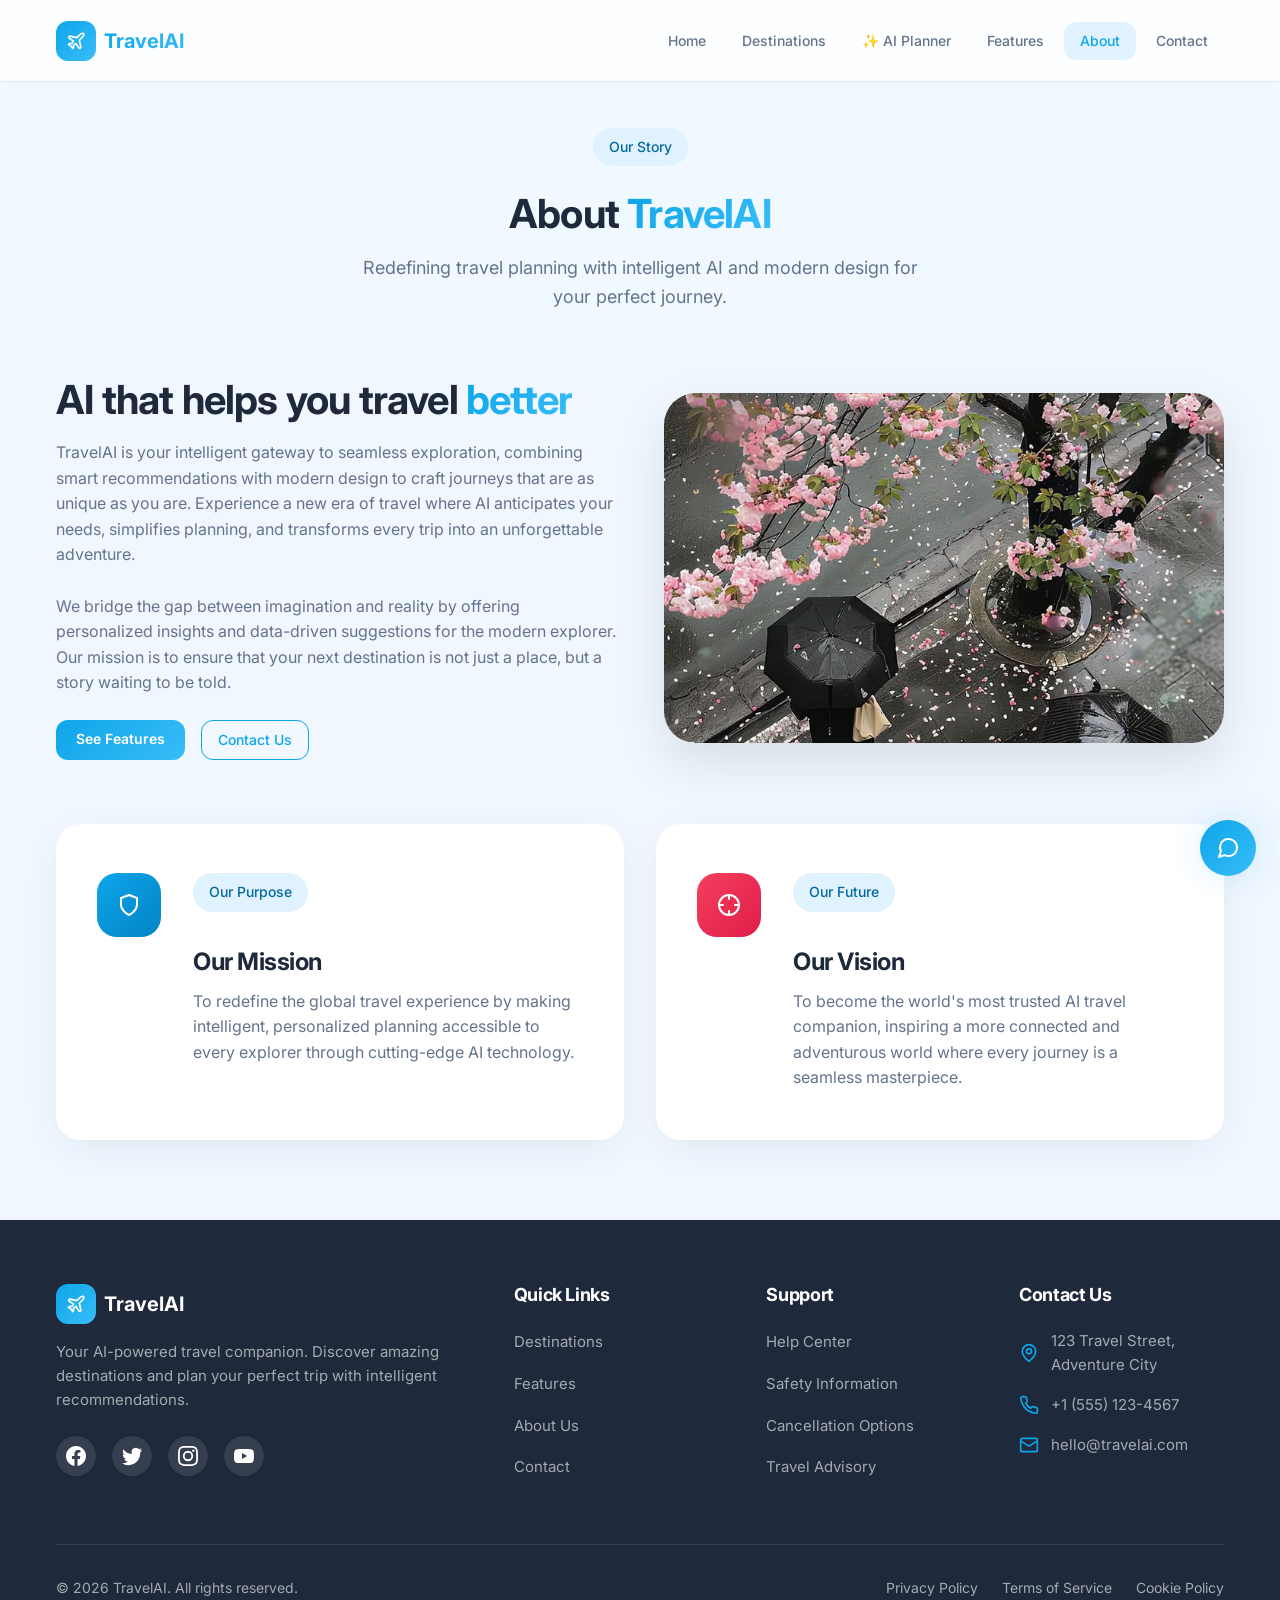
<file: about.html>
<!doctype html>
<html lang="en">
<head>
  <meta charset="UTF-8" />
  <meta name="viewport" content="width=device-width, initial-scale=1.0" />
  <title>About | TravelAI</title>
  <link rel="icon" href="data:," />
  <link rel="preconnect" href="https://fonts.googleapis.com" />
  <link rel="preconnect" href="https://fonts.gstatic.com" crossorigin />
  <link href="https://fonts.googleapis.com/css2?family=Inter:wght@300;400;500;600;700;800&display=swap" rel="stylesheet" />
  <link rel="stylesheet" href="css/main.css" />
</head>
<body>

<nav class="navbar glass">
  <div class="container">
    <div class="navbar-inner">
      <a class="brand" href="index.html">
        <div class="brand-icon">
          <svg xmlns="http://www.w3.org/2000/svg" width="20" height="20" viewBox="0 0 24 24" fill="none" stroke="currentColor" stroke-width="2" stroke-linecap="round" stroke-linejoin="round"><path d="M17.8 19.2 16 11l3.5-3.5C21 6 21.5 4 21 3c-1-.5-3 0-4.5 1.5L13 8 4.8 6.2c-.5-.1-.9.1-1.1.5l-.3.5c-.2.5-.1 1 .3 1.3L9 12l-2 3H4l-1 1 3 2 2 3 1-1v-3l3-2 3.5 5.3c.3.4.8.5 1.3.3l.5-.2c.4-.3.6-.7.5-1.2z"/></svg>
        </div>
        <span class="brand-text text-gradient-ocean">TravelAI</span>
      </a>

      <div class="nav-links">
        <a href="index.html" class="nav-link">Home</a>
        <a href="destinations.html" class="nav-link">Destinations</a>
        <a href="itinerary.html" class="nav-link nav-link-emphasis">✨ AI Planner</a>
        <a href="features.html" class="nav-link">Features</a>
        <a href="about.html" class="nav-link active">About</a>
        <a href="contact.html" class="nav-link">Contact</a>
      </div>

      <div class="nav-auth">
        <button class="btn-ghost">
          <svg xmlns="http://www.w3.org/2000/svg" width="16" height="16" viewBox="0 0 24 24" fill="none" stroke="currentColor" stroke-width="2" stroke-linecap="round" stroke-linejoin="round"><path d="M19 21v-2a4 4 0 0 0-4-4H9a4 4 0 0 0-4 4v2"/><circle cx="12" cy="7" r="4"/></svg>
          Login
        </button>
        <button class="btn-gradient">Sign Up</button>
      </div>

      <button class="nav-toggle" type="button" aria-label="Open menu" data-nav-toggle>
        <svg xmlns="http://www.w3.org/2000/svg" width="24" height="24" viewBox="0 0 24 24" fill="none" stroke="currentColor" stroke-width="2" stroke-linecap="round" stroke-linejoin="round"><line x1="4" x2="20" y1="6" y2="6"/><line x1="4" x2="20" y1="12" y2="12"/><line x1="4" x2="20" y1="18" y2="18"/></svg>
      </button>
    </div>

    <div class="nav-mobile" data-nav-panel>
      <a href="index.html" class="nav-link">Home</a>
      <a href="destinations.html" class="nav-link">Destinations</a>
      <a href="itinerary.html" class="nav-link nav-link-emphasis">✨ AI Planner</a>
      <a href="features.html" class="nav-link">Features</a>
      <a href="about.html" class="nav-link active">About</a>
      <a href="contact.html" class="nav-link">Contact</a>
      <div class="nav-mobile-auth">
        <button class="btn-outline">Login</button>
        <button class="btn-gradient">Sign Up</button>
      </div>
    </div>
  </div>
</nav>

<header class="page-hero">
  <div class="container">
    <span class="travel-badge">Our Story</span>
    <h1>About <span class="text-gradient-ocean">TravelAI</span></h1>
    <p>Redefining travel planning with intelligent AI and modern design for your perfect journey.</p>
  </div>
</header>

<section class="section">
  <div class="container">
    <div class="about-grid reverse">
      <div class="reveal">
        <h2>AI that helps you travel <span class="text-gradient-ocean">better</span></h2>
        <p>TravelAI is your intelligent gateway to seamless exploration, combining smart recommendations with modern design to craft journeys that are as unique as you are. Experience a new era of travel where AI anticipates your needs, simplifies planning, and transforms every trip into an unforgettable adventure.<br><br>We bridge the gap between imagination and reality by offering personalized insights and data-driven suggestions for the modern explorer. Our mission is to ensure that your next destination is not just a place, but a story waiting to be told.</p>
        
        <div style="margin-top:1.5rem;display:flex;gap:1rem;">
          <a href="features.html" class="btn-gradient">See Features</a>
          <a href="contact.html" class="btn-outline">Contact Us</a>
        </div>
      </div>
      <div class="reveal">
        <img src="assests/about.jfif" alt="Travel planning" style="border-radius:2rem;box-shadow:0 20px 50px rgba(0,0,0,0.1);width:100%;height:350px;object-fit:cover;" />
      </div>
    </div>

    <!-- MISSION & VISION CARDS -->
    <div class="about-mission-grid">
      <div class="travel-card mission-vision-card reveal">
        <div class="mv-icon ocean">
          <svg xmlns="http://www.w3.org/2000/svg" width="24" height="24" viewBox="0 0 24 24" fill="none" stroke="currentColor" stroke-width="2" stroke-linecap="round" stroke-linejoin="round"><path d="M12 22s8-4 8-10V5l-8-3-8 3v7c0 6 8 10 8 10z"/></svg>
        </div>
        <div class="mv-content">
          <span class="travel-badge">Our Purpose</span>
          <h3>Our Mission</h3>
          <p>To redefine the global travel experience by making intelligent, personalized planning accessible to every explorer through cutting-edge AI technology.</p>
        </div>
      </div>
      <div class="travel-card mission-vision-card reveal">
        <div class="mv-icon coral">
          <svg xmlns="http://www.w3.org/2000/svg" width="24" height="24" viewBox="0 0 24 24" fill="none" stroke="currentColor" stroke-width="2" stroke-linecap="round" stroke-linejoin="round"><circle cx="12" cy="12" r="10"/><path d="M22 12h-4"/><path d="M6 12H2"/><path d="M12 6V2"/><path d="M12 22v-4"/></svg>
        </div>
        <div class="mv-content">
          <span class="travel-badge">Our Future</span>
          <h3>Our Vision</h3>
          <p>To become the world's most trusted AI travel companion, inspiring a more connected and adventurous world where every journey is a seamless masterpiece.</p>
        </div>
      </div>
    </div>
  </div>
</section>

<footer class="footer">
  <div class="container">
    <div class="footer-grid">
      <div class="footer-brand">
        <a class="brand" href="index.html">
          <div class="brand-icon">
            <svg xmlns="http://www.w3.org/2000/svg" width="20" height="20" viewBox="0 0 24 24" fill="none" stroke="currentColor" stroke-width="2"><path d="M17.8 19.2 16 11l3.5-3.5C21 6 21.5 4 21 3c-1-.5-3 0-4.5 1.5L13 8 4.8 6.2c-.5-.1-.9.1-1.1.5l-.3.5c-.2.5-.1 1 .3 1.3L9 12l-2 3H4l-1 1 3 2 2 3 1-1v-3l3-2 3.5 5.3c.3.4.8.5 1.3.3l.5-.2c.4-.3.6-.7.5-1.2z"/></svg>
          </div>
          <span class="brand-text">TravelAI</span>
        </a>
        <p>Your AI-powered travel companion. Discover amazing destinations and plan your perfect trip with intelligent recommendations.</p>
        <div class="footer-social">
          <a href="#"><svg xmlns="http://www.w3.org/2000/svg" width="20" height="20" viewBox="0 0 24 24" fill="currentColor"><path d="M24 12.073c0-6.627-5.373-12-12-12s-12 5.373-12 12c0 5.99 4.388 10.954 10.125 11.854v-8.385H7.078v-3.47h3.047V9.43c0-3.007 1.792-4.669 4.533-4.669 1.312 0 2.686.235 2.686.235v2.953H15.83c-1.491 0-1.956.925-1.956 1.874v2.25h3.328l-.532 3.47h-2.796v8.385C19.612 23.027 24 18.062 24 12.073z"/></svg></a>
          <a href="#"><svg xmlns="http://www.w3.org/2000/svg" width="20" height="20" viewBox="0 0 24 24" fill="currentColor"><path d="M23.953 4.57a10 10 0 01-2.825.775 4.958 4.958 0 002.163-2.723c-.951.56-2.005.97-3.14 1.2a4.992 4.992 0 00-8.51 4.555c0 .39.045.765.127 1.124C7.728 9.215 4.1 7.33 1.671 4.149a4.968 4.968 0 00-.675 2.507c0 1.728.88 3.252 2.213 4.15a4.94 4.94 0 01-2.253-.622v.06a4.993 4.993 0 004 4.897 4.93 4.93 0 01-2.244.084 4.996 4.996 0 004.652 3.465 10.029 10.029 0 01-6.186 2.131c-.398 0-.79-.023-1.175-.069a14.16 14.16 0 007.65 2.243c9.18 0 14.199-7.603 14.199-14.199 0-.216-.005-.432-.015-.647A10.14 10.14 0 0024 4.57z"/></svg></a>
          <a href="#"><svg xmlns="http://www.w3.org/2000/svg" width="20" height="20" viewBox="0 0 24 24" fill="currentColor"><path d="M12 2.163c3.204 0 3.584.012 4.85.07 3.252.148 4.771 1.691 4.919 4.919.058 1.265.069 1.645.069 4.849 0 3.205-.012 3.584-.069 4.849-.149 3.225-1.664 4.771-4.919 4.919-1.266.058-1.644.07-4.85.07-3.204 0-3.584-.012-4.849-.07-3.26-.149-4.771-1.699-4.919-4.92-.058-1.265-.07-1.644-.07-4.849 0-3.204.013-3.583.07-4.849.149-3.227 1.664-4.771 4.919-4.919 1.266-.057 1.645-.069 4.849-.069zM12 0C8.741 0 8.333.014 7.053.072 2.695.272.273 2.69.073 7.052.014 8.333 0 8.741 0 12c0 3.259.014 3.668.072 4.948.2 4.358 2.618 6.78 6.98 6.98C8.333 23.986 8.741 24 12 24c3.259 0 3.668-.014 4.948-.072 4.354-.2 6.782-2.618 6.979-6.98.059-1.28.073-1.689.073-4.948 0-3.259-.014-3.667-.072-4.947-.196-4.354-2.617-6.78-6.979-6.98C15.668.014 15.259 0 12 0zm0 5.838a6.162 6.162 0 100 12.324 6.162 6.162 0 000-12.324zM12 16a4 4 0 110-8 4 4 0 010 8zm6.406-11.845a1.44 1.44 0 100 2.881 1.44 1.44 0 000-2.881z"/></svg></a>
          <a href="#"><svg xmlns="http://www.w3.org/2000/svg" width="20" height="20" viewBox="0 0 24 24" fill="currentColor"><path d="M23.498 6.186a3.016 3.016 0 0 0-2.122-2.136C19.505 3.545 12 3.545 12 3.545s-7.505 0-9.377.505A3.017 3.017 0 0 0 .502 6.186C0 8.07 0 12 0 12s0 3.93.502 5.814a3.016 3.016 0 0 0 2.122 2.136c1.871.505 9.376.505 9.376.505s7.505 0 9.377-.505a3.015 3.015 0 0 0 2.122-2.136C24 15.93 24 12 24 12s0-3.93-.502-5.814zM9.545 15.568V8.432L15.818 12l-6.273 3.568z"/></svg></a>
        </div>
      </div>
      <div>
        <h4>Quick Links</h4>
        <ul>
          <li><a href="destinations.html">Destinations</a></li>
          <li><a href="features.html">Features</a></li>
          <li><a href="about.html">About Us</a></li>
          <li><a href="contact.html">Contact</a></li>
        </ul>
      </div>
      <div>
        <h4>Support</h4>
        <ul>
          <li><a href="help.html">Help Center</a></li>
          <li><a href="safety.html">Safety Information</a></li>
          <li><a href="cancellation.html">Cancellation Options</a></li>
          <li><a href="advisory.html">Travel Advisory</a></li>
        </ul>
      </div>
      <div>
        <h4>Contact Us</h4>
        <ul class="footer-contact">
          <li><svg xmlns="http://www.w3.org/2000/svg" width="20" height="20" viewBox="0 0 24 24" fill="none" stroke="currentColor" stroke-width="2"><path d="M20 10c0 6-8 12-8 12s-8-6-8-12a8 8 0 0 1 16 0Z"/><circle cx="12" cy="10" r="3"/></svg><span>123 Travel Street, Adventure City</span></li>
          <li><svg xmlns="http://www.w3.org/2000/svg" width="20" height="20" viewBox="0 0 24 24" fill="none" stroke="currentColor" stroke-width="2"><path d="M22 16.92v3a2 2 0 0 1-2.18 2 19.79 19.79 0 0 1-8.63-3.07 19.5 19.5 0 0 1-6-6 19.79 19.79 0 0 1-3.07-8.67A2 2 0 0 1 4.11 2h3a2 2 0 0 1 2 1.72c.127.96.361 1.903.7 2.81a2 2 0 0 1-.45 2.11L8.09 9.91a16 16 0 0 0 6 6l1.27-1.27a2 2 0 0 1 2.11-.45c.907.339 1.85.573 2.81.7A2 2 0 0 1 22 16.92z"/></svg><span>+1 (555) 123-4567</span></li>
          <li><svg xmlns="http://www.w3.org/2000/svg" width="20" height="20" viewBox="0 0 24 24" fill="none" stroke="currentColor" stroke-width="2"><rect width="20" height="16" x="2" y="4" rx="2"/><path d="m22 7-8.97 5.7a1.94 1.94 0 0 1-2.06 0L2 7"/></svg><span>hello@travelai.com</span></li>
        </ul>
      </div>
    </div>
    <div class="footer-bottom">
      <p>&copy; <span data-year></span> TravelAI. All rights reserved.</p>
      <div class="footer-bottom-links">
        <a href="#">Privacy Policy</a>
        <a href="#">Terms of Service</a>
        <a href="#">Cookie Policy</a>
      </div>
    </div>
  </div>
</footer>

<button class="chat-fab" data-chat-open>
  <svg xmlns="http://www.w3.org/2000/svg" width="24" height="24" viewBox="0 0 24 24" fill="none" stroke="currentColor" stroke-width="2" stroke-linecap="round" stroke-linejoin="round"><path d="m3 21 1.9-5.7a8.5 8.5 0 1 1 3.8 3.8z"/></svg>
</button>
<div class="chat-window" data-chat>
  <div class="chat-head">
    <div class="chat-head-left">
      <div class="chat-avatar"><svg xmlns="http://www.w3.org/2000/svg" width="20" height="20" viewBox="0 0 24 24" fill="none" stroke="currentColor" stroke-width="2" stroke-linecap="round" stroke-linejoin="round"><path d="M12 8V4H8"/><rect width="16" height="12" x="4" y="8" rx="2"/><path d="M2 14h2"/><path d="M20 14h2"/><path d="M15 13v2"/><path d="M9 13v2"/></svg></div>
      <div><div class="chat-title">TravelAI Assistant</div><div class="chat-status"><span class="dot"></span> Online 24/7</div></div>
    </div>
    <button class="chat-close" data-chat-close><svg xmlns="http://www.w3.org/2000/svg" width="16" height="16" viewBox="0 0 24 24" fill="none" stroke="currentColor" stroke-width="2" stroke-linecap="round" stroke-linejoin="round"><path d="M18 6 6 18"/><path d="m6 6 12 12"/></svg></button>
  </div>
  <div class="chat-body" data-chat-body></div>
  <div class="chat-suggestions" data-chat-suggestions>
    <p><svg xmlns="http://www.w3.org/2000/svg" width="12" height="12" viewBox="0 0 24 24" fill="none" stroke="currentColor" stroke-width="2" stroke-linecap="round" stroke-linejoin="round"><path d="m12 3-1.912 5.813a2 2 0 0 1-1.275 1.275L3 12l5.813 1.912a2 2 0 0 1 1.275 1.275L12 21l1.912-5.813a2 2 0 0 1 1.275-1.275L21 12l-5.813-1.912a2 2 0 0 1-1.275-1.275L12 3Z"/></svg> Quick suggestions</p>
    <div class="chips">
      <button class="chip" type="button">Recommend a beach destination</button>
      <button class="chip" type="button">Plan a 7-day Europe trip</button>
      <button class="chip" type="button">Best time to visit Japan</button>
      <button class="chip" type="button">Budget travel tips</button>
    </div>
  </div>
  <form class="chat-form" data-chat-form>
    <input class="chat-input" type="text" placeholder="Ask me anything about travel..." data-chat-input />
    <button class="chat-send" type="submit"><svg xmlns="http://www.w3.org/2000/svg" width="16" height="16" viewBox="0 0 24 24" fill="none" stroke="currentColor" stroke-width="2" stroke-linecap="round" stroke-linejoin="round"><path d="m22 2-7 20-4-9-9-4z"/><path d="m22 2-11 11"/></svg></button>
  </form>
</div>

<script src="js/main.js"></script>
</body>
</html>
</file>
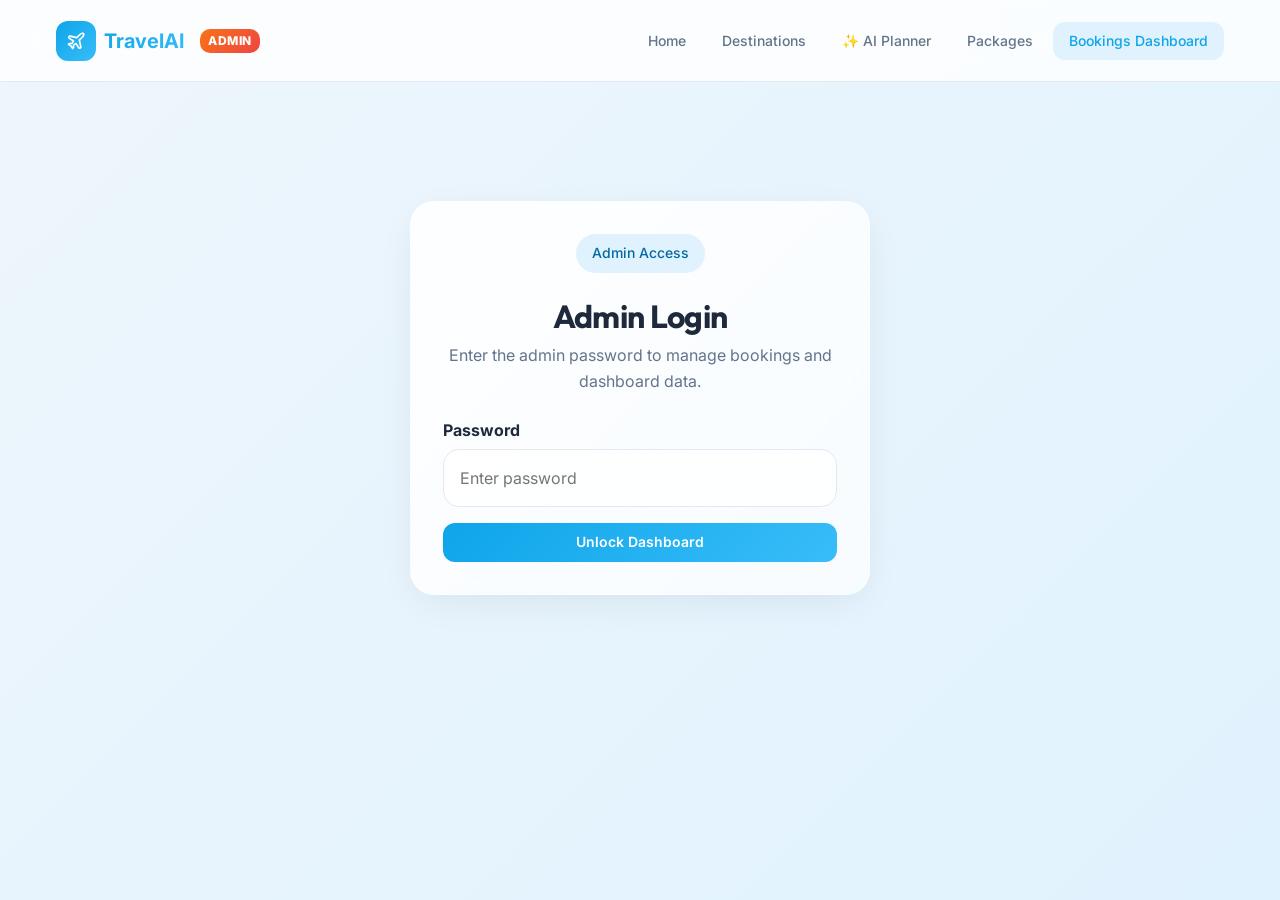
<file: admin.html>
<!doctype html>
<html lang="en">
<head>
  <meta charset="UTF-8" />
  <meta name="viewport" content="width=device-width, initial-scale=1.0" />
  <title>Admin Dashboard | TravelAI</title>
  <link rel="icon" href="data:," />
  <link rel="preconnect" href="https://fonts.googleapis.com" />
  <link rel="preconnect" href="https://fonts.gstatic.com" crossorigin />
  <link href="https://fonts.googleapis.com/css2?family=Inter:wght@300;400;500;600;700;800&family=Outfit:wght@400;500;600;700;800&display=swap" rel="stylesheet" />
  <link rel="stylesheet" href="https://cdnjs.cloudflare.com/ajax/libs/font-awesome/6.5.0/css/all.min.css" />
  <link rel="stylesheet" href="css/main.css" />
  <style>
    :root {
      --admin-glass: rgba(255, 255, 255, 0.45);
      --admin-border: rgba(255, 255, 255, 0.25);
    }
    
    body {
      background: linear-gradient(135deg, #eef6fc 0%, #e0f2fe 100%);
      min-height: 100vh;
      font-family: var(--font);
    }

    .admin-hero {
      padding: 7rem 0 2rem;
      text-align: center;
    }

    .admin-hero h1 {
      font-family: 'Outfit', sans-serif;
      font-size: 2.75rem;
      font-weight: 800;
      margin-bottom: 0.5rem;
    }

    /* --- Metrics Grid --- */
    .metrics-grid {
      display: grid;
      grid-template-columns: repeat(auto-fit, minmax(220px, 1fr));
      gap: 1.5rem;
      margin-bottom: 3rem;
    }

    .metric-card {
      background: var(--gradient-glass);
      backdrop-filter: blur(16px) saturate(120%);
      -webkit-backdrop-filter: blur(16px) saturate(120%);
      border: 1px solid var(--admin-border);
      border-radius: var(--radius-xl);
      padding: 1.75rem;
      display: flex;
      align-items: center;
      gap: 1.25rem;
      box-shadow: var(--shadow-soft);
      transition: transform 0.3s ease, box-shadow 0.3s ease;
    }

    .metric-card:hover {
      transform: translateY(-5px);
      box-shadow: var(--shadow-card);
    }

    .metric-icon {
      width: 3.25rem;
      height: 3.25rem;
      border-radius: 1rem;
      display: flex;
      align-items: center;
      justify-content: center;
      font-size: 1.5rem;
      color: white;
    }

    .metric-icon.blue { background: var(--gradient-ocean); }
    .metric-icon.green { background: linear-gradient(135deg, #10b981 0%, #059669 100%); }
    .metric-icon.yellow { background: linear-gradient(135deg, #f59e0b 0%, #d97706 100%); }
    .metric-icon.red { background: var(--gradient-sunset); }

    .metric-details {
      display: flex;
      flex-direction: column;
    }

    .metric-value {
      font-size: 1.75rem;
      font-weight: 800;
      color: var(--dark);
      line-height: 1.2;
    }

    .metric-label {
      font-size: 0.85rem;
      color: var(--muted);
      font-weight: 500;
      text-transform: uppercase;
      letter-spacing: 0.5px;
      margin-top: 0.25rem;
    }

    /* --- Controls Bar --- */
    .controls-bar {
      display: flex;
      flex-wrap: wrap;
      justify-content: space-between;
      align-items: center;
      gap: 1.5rem;
      background: var(--gradient-glass);
      backdrop-filter: blur(12px);
      border: 1px solid var(--admin-border);
      border-radius: var(--radius-lg);
      padding: 1.25rem 1.75rem;
      margin-bottom: 2rem;
      box-shadow: var(--shadow-soft);
    }

    .search-box {
      position: relative;
      flex: 1;
      min-width: 280px;
    }

    .search-box i {
      position: absolute;
      left: 1.25rem;
      top: 50%;
      transform: translateY(-50%);
      color: var(--muted);
      font-size: 1rem;
    }

    .search-input {
      width: 100%;
      padding: 0.85rem 1rem 0.85rem 2.75rem;
      border-radius: 2rem;
      border: 1px solid var(--border);
      background: rgba(255,255,255,0.7);
      font-size: 0.95rem;
      transition: all 0.3s ease;
    }

    .search-input:focus {
      outline: none;
      border-color: var(--ocean);
      background: white;
      box-shadow: 0 0 0 4px rgba(14, 165, 233, 0.1);
    }

    .filter-pills {
      display: flex;
      gap: 0.5rem;
      flex-wrap: wrap;
    }

    .pill-btn {
      padding: 0.6rem 1.25rem;
      border-radius: 2rem;
      background: rgba(255,255,255,0.6);
      border: 1px solid var(--border);
      font-size: 0.85rem;
      font-weight: 600;
      color: var(--muted);
      cursor: pointer;
      transition: all 0.3s cubic-bezier(0.4, 0, 0.2, 1);
    }

    .pill-btn:hover {
      background: rgba(255,255,255,0.9);
      color: var(--dark);
    }

    .pill-btn.active {
      background: var(--gradient-ocean);
      color: white;
      border-color: transparent;
      box-shadow: var(--shadow-soft);
    }

    .seed-btn {
      display: inline-flex;
      align-items: center;
      gap: 0.5rem;
      padding: 0.75rem 1.25rem;
      border-radius: 2rem;
      font-weight: 600;
      font-size: 0.85rem;
      border: none;
      cursor: pointer;
      box-shadow: var(--shadow-soft);
      transition: all 0.3s ease;
    }

    /* --- Bookings Table UI --- */
    .table-container {
      background: var(--gradient-glass);
      backdrop-filter: blur(16px);
      -webkit-backdrop-filter: blur(16px);
      border: 1px solid var(--admin-border);
      border-radius: var(--radius-xl);
      padding: 1.5rem;
      box-shadow: var(--shadow-card);
      overflow-x: auto;
      margin-bottom: 4rem;
    }

    .admin-table {
      width: 100%;
      border-collapse: collapse;
      text-align: left;
    }

    .admin-table th {
      padding: 1rem 1.25rem;
      font-weight: 700;
      color: var(--dark);
      font-size: 0.85rem;
      text-transform: uppercase;
      letter-spacing: 0.5px;
      border-bottom: 2px solid var(--border);
    }

    .admin-table td {
      padding: 1.25rem;
      border-bottom: 1px solid var(--border);
      vertical-align: middle;
      font-size: 0.95rem;
    }

    .admin-table tr {
      transition: background-color 0.2s ease;
    }

    .admin-table tr:hover {
      background-color: rgba(14, 165, 233, 0.03);
    }

    .booking-ref-badge {
      font-family: monospace;
      font-weight: 700;
      color: var(--ocean-dark);
      background: var(--ocean-light);
      padding: 0.3rem 0.6rem;
      border-radius: 0.5rem;
      font-size: 0.85rem;
    }

    .traveler-info {
      display: flex;
      flex-direction: column;
    }

    .traveler-name {
      font-weight: 600;
      color: var(--dark);
    }

    .traveler-contact {
      font-size: 0.8rem;
      color: var(--muted);
      margin-top: 0.15rem;
    }

    .status-badge {
      display: inline-flex;
      align-items: center;
      gap: 0.35rem;
      padding: 0.35rem 0.85rem;
      border-radius: 2rem;
      font-size: 0.8rem;
      font-weight: 700;
      text-transform: uppercase;
    }

    .status-badge.pending {
      background: #fef3c7;
      color: #b45309;
    }

    .status-badge.confirmed {
      background: var(--nature-light);
      color: var(--nature-dark);
    }

    .status-badge.cancelled {
      background: #fee2e2;
      color: #b91c1c;
    }

    /* --- Action Controls --- */
    .actions-cell {
      display: flex;
      gap: 0.5rem;
    }

    .action-btn {
      width: 2.25rem;
      height: 2.25rem;
      border-radius: 50%;
      border: none;
      display: inline-flex;
      align-items: center;
      justify-content: center;
      cursor: pointer;
      transition: all 0.3s cubic-bezier(0.4, 0, 0.2, 1);
      box-shadow: 0 2px 6px rgba(0,0,0,0.05);
    }

    .action-btn.approve {
      background: #d1fae5;
      color: #065f46;
    }
    
    .action-btn.approve:hover {
      background: #10b981;
      color: white;
      transform: scale(1.1);
    }

    .action-btn.cancel {
      background: #ffe4e6;
      color: #9f1239;
    }

    .action-btn.cancel:hover {
      background: #f43f5e;
      color: white;
      transform: scale(1.1);
    }

    .action-btn.delete {
      background: #f3f4f6;
      color: #374151;
    }

    .action-btn.delete:hover {
      background: #4b5563;
      color: white;
      transform: scale(1.1);
    }

    .empty-state {
      text-align: center;
      padding: 4rem 2rem;
      color: var(--muted);
    }

    .empty-state i {
      font-size: 3.5rem;
      color: #cbd5e1;
      margin-bottom: 1.5rem;
    }

    /* Row Fade out animation */
    .fade-out {
      opacity: 0;
      transform: translateX(40px);
      transition: all 0.5s ease;
    }

    @media (max-width: 768px) {
      .controls-bar {
        flex-direction: column;
        align-items: stretch;
      }
    }

    .admin-auth-screen {
      min-height: calc(100vh - 120px);
      display: flex;
      align-items: center;
      justify-content: center;
      padding: 6rem 1rem 5rem;
    }

    .admin-auth-card {
      width: 100%;
      max-width: 460px;
      background: var(--gradient-glass);
      backdrop-filter: blur(16px);
      -webkit-backdrop-filter: blur(16px);
      border: 1px solid var(--admin-border);
      border-radius: var(--radius-xl);
      padding: 2rem;
      box-shadow: var(--shadow-card);
      text-align: center;
    }

    .admin-auth-card h1 {
      font-family: 'Outfit', sans-serif;
      font-size: 2rem;
      margin-bottom: 0.5rem;
    }

    .admin-auth-card p {
      color: var(--muted);
      margin-bottom: 1.5rem;
    }

    .admin-auth-form {
      display: grid;
      gap: 1rem;
      text-align: left;
    }

    .admin-auth-form label {
      font-weight: 700;
      color: var(--dark);
      margin-bottom: 0.35rem;
      display: inline-block;
    }

    .admin-auth-form input {
      width: 100%;
      padding: 0.95rem 1rem;
      border-radius: 1rem;
      border: 1px solid var(--border);
      background: rgba(255,255,255,0.8);
    }

    .admin-auth-form input:focus {
      outline: none;
      border-color: var(--ocean);
      box-shadow: 0 0 0 4px rgba(14,165,233,0.1);
      background: #fff;
    }

    .admin-auth-error {
      display: none;
      margin-top: 0.75rem;
      color: #b91c1c;
      background: #fee2e2;
      border: 1px solid #fecaca;
      border-radius: 0.85rem;
      padding: 0.8rem 1rem;
      font-size: 0.92rem;
      text-align: left;
    }

    .admin-shell[hidden] {
      display: none !important;
    }
  </style>
</head>
<body>

<!-- NAVBAR -->
<nav class="navbar glass">
  <div class="container">
    <div class="navbar-inner">
      <a class="brand" href="index.html">
        <div class="brand-icon">
          <svg xmlns="http://www.w3.org/2000/svg" width="20" height="20" viewBox="0 0 24 24" fill="none" stroke="currentColor" stroke-width="2" stroke-linecap="round" stroke-linejoin="round"><path d="M17.8 19.2 16 11l3.5-3.5C21 6 21.5 4 21 3c-1-.5-3 0-4.5 1.5L13 8 4.8 6.2c-.5-.1-.9.1-1.1.5l-.3.5c-.2.5-.1 1 .3 1.3L9 12l-2 3H4l-1 1 3 2 2 3 1-1v-3l3-2 3.5 5.3c.3.4.8.5 1.3.3l.5-.2c.4-.3.6-.7.5-1.2z"/></svg>
        </div>
        <span class="brand-text text-gradient-ocean">TravelAI</span>
        <span style="font-size: 0.75rem; font-weight: 800; background: var(--gradient-sunset); color: white; padding: 0.15rem 0.5rem; border-radius: 10px; margin-left: 0.5rem; letter-spacing: 0.5px;">ADMIN</span>
      </a>
      <div class="nav-links">
        <a href="index.html" class="nav-link">Home</a>
        <a href="destinations.html" class="nav-link">Destinations</a>
        <a href="itinerary.html" class="nav-link">✨ AI Planner</a>
        <a href="packages.html" class="nav-link">Packages</a>
        <a href="admin.html" class="nav-link active">Bookings Dashboard</a>
      </div>
      <div class="nav-auth" style="display:none;"></div> <!-- Keep whitelabeled hidden auth -->
    </div>
  </div>
</nav>

<section class="admin-auth-screen" id="admin-auth-screen">
  <div class="admin-auth-card">
    <span class="travel-badge">Admin Access</span>
    <h1>Admin Login</h1>
    <p>Enter the admin password to manage bookings and dashboard data.</p>
    <form class="admin-auth-form" id="admin-login-form">
      <div>
        <label for="admin-password">Password</label>
        <input id="admin-password" name="admin-password" type="password" placeholder="Enter password" autocomplete="current-password" required />
      </div>
      <button type="submit" class="btn-gradient full-width">Unlock Dashboard</button>
      <div class="admin-auth-error" id="admin-auth-error">Invalid password. Please try again.</div>
    </form>
  </div>
</section>

<div id="admin-shell" class="admin-shell" hidden>

<header class="admin-hero">
  <div class="container">
    <h1>Bookings <span class="text-gradient-ocean">Management</span></h1>
    <p style="color: var(--muted); font-size: 1.05rem;">Process tourist registrations, coordinate trip statuses, and track revenue seamlessly.</p>
  </div>
</header>

<main class="container">
  <!-- METRICS SECTION -->
  <section class="metrics-grid">
    <div class="metric-card">
      <div class="metric-icon green">
        <i class="fa-solid fa-circle-check"></i>
      </div>
      <div class="metric-details">
        <span class="metric-value" id="metric-confirmed">0</span>
        <span class="metric-label">Approved Trips</span>
      </div>
    </div>

    <div class="metric-card">
      <div class="metric-icon yellow">
        <i class="fa-solid fa-hourglass-half"></i>
      </div>
      <div class="metric-details">
        <span class="metric-value" id="metric-pending">0</span>
        <span class="metric-label">Pending Reviews</span>
      </div>
    </div>

    <div class="metric-card">
      <div class="metric-icon red">
        <i class="fa-solid fa-circle-xmark"></i>
      </div>
      <div class="metric-details">
        <span class="metric-value" id="metric-cancelled">0</span>
        <span class="metric-label">Cancelled Bookings</span>
      </div>
    </div>
  </section>

  <!-- CONTROLS & FILTER BAR -->
  <section class="controls-bar">
    <div class="search-box">
      <i class="fa-solid fa-magnifying-glass"></i>
      <input type="text" class="search-input" id="search-input" placeholder="Search by name, destination or reference code...">
    </div>

    <div class="filter-pills">
      <button class="pill-btn active" data-filter="All">All Bookings</button>
      <button class="pill-btn" data-filter="Pending">Pending</button>
      <button class="pill-btn" data-filter="Confirmed">Approved</button>
      <button class="pill-btn" data-filter="Cancelled">Cancelled</button>
    </div>


  </section>

  <!-- TABLE SECTION -->
  <section class="table-container">
    <table class="admin-table" id="bookings-table">
      <thead>
        <tr>
          <th>Reference</th>
          <th>Traveler Info</th>
          <th>Destination / Trip</th>
          <th>Travel Date</th>
          <th>Price Paid</th>
          <th>Status</th>
          <th style="width: 100px;">Actions</th>
        </tr>
      </thead>
      <tbody id="bookings-tbody">
        <!-- Dynmically loaded rows -->
      </tbody>
    </table>
    <div id="table-empty-state" class="empty-state" style="display:none;">
      <i class="fa-solid fa-folder-open"></i>
      <h3>No Bookings Found</h3>
      <p>Try seeding mock data or adjusting your filters and search query.</p>
    </div>
  </section>
</main>

<!-- FOOTER -->
<footer class="footer">
  <div class="container">
    <div class="footer-grid">
      <div class="footer-brand">
        <a class="brand" href="index.html"><div class="brand-icon"><svg xmlns="http://www.w3.org/2000/svg" width="20" height="20" viewBox="0 0 24 24" fill="none" stroke="currentColor" stroke-width="2"><path d="M17.8 19.2 16 11l3.5-3.5C21 6 21.5 4 21 3c-1-.5-3 0-4.5 1.5L13 8 4.8 6.2c-.5-.1-.9.1-1.1.5l-.3.5c-.2.5-.1 1 .3 1.3L9 12l-2 3H4l-1 1 3 2 2 3 1-1v-3l3-2 3.5 5.3c.3.4.8.5 1.3.3l.5-.2c.4-.3.6-.7.5-1.2z"/></svg></div><span class="brand-text">TravelAI</span></a>
        <p>Your AI-powered travel companion. Discover amazing destinations and plan your perfect trip with intelligent recommendations.</p>
        <div class="footer-social">
          <a href="#"><svg xmlns="http://www.w3.org/2000/svg" width="20" height="20" viewBox="0 0 24 24" fill="currentColor"><path d="M24 12.073c0-6.627-5.373-12-12-12s-12 5.373-12 12c0 5.99 4.388 10.954 10.125 11.854v-8.385H7.078v-3.47h3.047V9.43c0-3.007 1.792-4.669 4.533-4.669 1.312 0 2.686.235 2.686.235v2.953H15.83c-1.491 0-1.956.925-1.956 1.874v2.25h3.328l-.532 3.47h-2.796v8.385C19.612 23.027 24 18.062 24 12.073z"/></svg></a>
          <a href="#"><svg xmlns="http://www.w3.org/2000/svg" width="20" height="20" viewBox="0 0 24 24" fill="currentColor"><path d="M23.953 4.57a10 10 0 01-2.825.775 4.958 4.958 0 002.163-2.723c-.951.56-2.005.97-3.14 1.2a4.992 4.992 0 00-8.51 4.555c0 .39.045.765.127 1.124C7.728 9.215 4.1 7.33 1.671 4.149a4.968 4.968 0 00-.675 2.507c0 1.728.88 3.252 2.213 4.15a4.94 4.94 0 01-2.253-.622v.06a4.993 4.993 0 004 4.897 4.93 4.93 0 01-2.244.084 4.996 4.996 0 004.652 3.465 10.029 10.029 0 01-6.186 2.131c-.398 0-.79-.023-1.175-.069a14.16 14.16 0 007.65 2.243c9.18 0 14.199-7.603 14.199-14.199 0-.216-.005-.432-.015-.647A10.14 10.14 0 0024 4.57z"/></svg></a>
          <a href="#"><svg xmlns="http://www.w3.org/2000/svg" width="20" height="20" viewBox="0 0 24 24" fill="currentColor"><path d="M12 2.163c3.204 0 3.584.012 4.85.07 3.252.148 4.771 1.691 4.919 4.919.058 1.265.069 1.645.069 4.849 0 3.205-.012 3.584-.069 4.849-.149 3.225-1.664 4.771-4.919 4.919-1.266.058-1.644.07-4.85.07-3.204 0-3.584-.012-4.849-.07-3.26-.149-4.771-1.699-4.919-4.92-.058-1.265-.07-1.644-.07-4.849 0-3.204.013-3.583.07-4.849.149-3.227 1.664-4.771 4.919-4.919 1.266-.057 1.645-.069 4.849-.069zM12 0C8.741 0 8.333.014 7.053.072 2.695.272.273 2.69.073 7.052.014 8.333 0 8.741 0 12c0 3.259.014 3.668.072 4.948.2 4.358 2.618 6.78 6.98 6.98C8.333 23.986 8.741 24 12 24c3.259 0 3.668-.014 4.948-.072 4.354-.2 6.782-2.618 6.979-6.98.059-1.28.073-1.689.073-4.948 0-3.259-.014-3.667-.072-4.947-.196-4.354-2.617-6.78-6.979-6.98C15.668.014 15.259 0 12 0zm0 5.838a6.162 6.162 0 100 12.324 6.162 6.162 0 000-12.324zM12 16a4 4 0 110-8 4 4 0 010 8zm6.406-11.845a1.44 1.44 0 100 2.881 1.44 1.44 0 000-2.881z"/></svg></a>
          <a href="#"><svg xmlns="http://www.w3.org/2000/svg" width="20" height="20" viewBox="0 0 24 24" fill="currentColor"><path d="M20 13c0 5-3.5 7.5-7.66 8.95a1 1 0 0 1-.67-.01C7.5 20.5 4 18 4 13V6a1 1 0 0 1 1-1c2 0 4.5-1.2 6.24-2.72a1.17 1.17 0 0 1 1.52 0C14.51 3.81 17 5 19 5a1 1 0 0 1 1 1z"/></svg></a>
          <a href="#"><svg xmlns="http://www.w3.org/2000/svg" width="20" height="20" viewBox="0 0 24 24" fill="currentColor"><path d="M13 2 3 14h9l-1 8 10-12h-9l1-8z"/></svg></a>
        </div>
      </div>
      <div><h4>Quick Links</h4><ul><li><a href="destinations.html">Destinations</a></li><li><a href="packages.html">Packages</a></li><li><a href="features.html">Features</a></li><li><a href="about.html">About Us</a></li><li><a href="contact.html">Contact</a></li></ul></div>
      <div><h4>Support</h4><ul>
          <li><a href="help.html">Help Center</a></li>
          <li><a href="safety.html">Safety Information</a></li>
          <li><a href="cancellation.html">Cancellation Options</a></li>
          <li><a href="advisory.html">Travel Advisory</a></li></ul></div>
      <div><h4>Contact Us</h4><ul class="footer-contact"><li><svg xmlns="http://www.w3.org/2000/svg" width="20" height="20" viewBox="0 0 24 24" fill="none" stroke="currentColor" stroke-width="2"><path d="M20 10c0 6-8 12-8 12s-8-6-8-12a8 8 0 0 1 16 0Z"/><circle cx="12" cy="10" r="3"/></svg><span>123 Travel Street, Adventure City</span></li><li><svg xmlns="http://www.w3.org/2000/svg" width="20" height="20" viewBox="0 0 24 24" fill="none" stroke="currentColor" stroke-width="2"><path d="M22 16.92v3a2 2 0 0 1-2.18 2 19.79 19.79 0 0 1-8.63-3.07 19.5 19.5 0 0 1-6-6 19.79 19.79 0 0 1-3.07-8.67A2 2 0 0 1 4.11 2h3a2 2 0 0 1 2 1.72c.127.96.361 1.903.7 2.81a2 2 0 0 1-.45 2.11L8.09 9.91a16 16 0 0 0 6 6l1.27-1.27a2 2 0 0 1 2.11-.45c.907.339 1.85.573 2.81.7A2 2 0 0 1 22 16.92z"/><span>+1 (555) 123-4567</span></li><li><svg xmlns="http://www.w3.org/2000/svg" width="20" height="20" viewBox="0 0 24 24" fill="none" stroke="currentColor" stroke-width="2"><rect width="20" height="16" x="2" y="4" rx="2"/><path d="m22 7-8.97 5.7a1.94 1.94 0 0 1-2.06 0L2 7"/></svg><span>hello@travelai.com</span></li></ul></div>
    </div>
    <div class="footer-bottom">
      <p>&copy; <span data-year></span> TravelAI. All rights reserved.</p>
      <div class="footer-bottom-links"><a href="#">Privacy Policy</a><a href="#">Terms of Service</a><a href="#">Cookie Policy</a></div>
    </div>
  </div>
</footer>

</div>

<script>
  const ADMIN_PASSWORD = 'MyNameisTehreem';
  const AUTH_KEY = 'travelai_admin_authed';
  // API base for backend (API server runs separately on port 8000)
  const API_BASE = 'http://127.0.0.1:8000';

  let bookingsData = [];
  let activeFilter = 'All';

  // Format year
  const yearEl = document.querySelector('[data-year]');
  if (yearEl) yearEl.textContent = String(new Date().getFullYear());

  const adminAuthScreen = document.getElementById('admin-auth-screen');
  const adminShell = document.getElementById('admin-shell');
  const loginForm = document.getElementById('admin-login-form');
  const authError = document.getElementById('admin-auth-error');

  function showAdminShell() {
    if (adminAuthScreen) adminAuthScreen.style.display = 'none';
    if (adminShell) adminShell.hidden = false;
  }

  function showAdminLogin() {
    if (adminAuthScreen) adminAuthScreen.style.display = 'flex';
    if (adminShell) adminShell.hidden = true;
  }

  if (sessionStorage.getItem(AUTH_KEY) === 'true') {
    showAdminShell();
  } else {
    showAdminLogin();
  }

  if (loginForm) {
    loginForm.addEventListener('submit', function (e) {
      e.preventDefault();
      const passwordInput = document.getElementById('admin-password');
      const entered = passwordInput ? passwordInput.value.trim() : '';

      if (entered === ADMIN_PASSWORD) {
        sessionStorage.setItem(AUTH_KEY, 'true');
        if (authError) authError.style.display = 'none';
        showAdminShell();
        fetchBookings();
      } else {
        if (authError) authError.style.display = 'block';
      }
    });
  }

  window.addEventListener('keydown', function (e) {
    if (e.key === 'Escape' && sessionStorage.getItem(AUTH_KEY) === 'true') {
      sessionStorage.removeItem(AUTH_KEY);
      showAdminLogin();
    }
  });

  // Fetch bookings on load
  async function fetchBookings() {
    try {
      const res = await fetch(`${API_BASE}/api/bookings`);
      if (!res.ok) throw new Error('Failed to load bookings');
      bookingsData = await res.json();
      renderBookings();
    } catch (err) {
      console.error(err);
      alert('Could not fetch bookings from SQLite backend database.');
    }
  }

  // Update metrics based on currently loaded bookings data
  function updateMetrics() {
    let totalRevenue = 0;
    let confirmedCount = 0;
    let pendingCount = 0;
    let cancelledCount = 0;

    bookingsData.forEach(booking => {
      if (booking.status === 'Confirmed') {
        totalRevenue += booking.total_price;
        confirmedCount++;
      } else if (booking.status === 'Pending') {
        pendingCount++;
      } else if (booking.status === 'Cancelled') {
        cancelledCount++;
      }
    });

    document.getElementById('metric-confirmed').textContent = confirmedCount;
    document.getElementById('metric-pending').textContent = pendingCount;
    document.getElementById('metric-cancelled').textContent = cancelledCount;
  }

  // Render bookings to table with filters and search query
  function renderBookings() {
    const searchVal = document.getElementById('search-input').value.toLowerCase().trim();
    const tbody = document.getElementById('bookings-tbody');
    tbody.innerHTML = '';

    const filtered = bookingsData.filter(booking => {
      // Filter by status pill
      if (activeFilter !== 'All' && booking.status !== activeFilter) {
        return false;
      }
      
      // Filter by search bar query
      if (searchVal) {
        const fn = booking.first_name.toLowerCase();
        const ln = booking.last_name.toLowerCase();
        const ref = booking.booking_ref.toLowerCase();
        const dest = booking.destination.toLowerCase();
        const email = booking.email.toLowerCase();
        
        return fn.includes(searchVal) || 
               ln.includes(searchVal) || 
               ref.includes(searchVal) || 
               dest.includes(searchVal) || 
               email.includes(searchVal);
      }
      return true;
    });

    updateMetrics();

    if (filtered.length === 0) {
      document.getElementById('bookings-table').style.display = 'none';
      document.getElementById('table-empty-state').style.display = 'block';
      return;
    }

    document.getElementById('bookings-table').style.display = 'table';
    document.getElementById('table-empty-state').style.display = 'none';

    filtered.forEach(booking => {
      const tr = document.createElement('tr');
      tr.id = `row-${booking.id}`;

      // Format Date
      let displayDate = booking.travel_date;
      try {
        const dateObj = new Date(booking.travel_date);
        displayDate = dateObj.toLocaleDateString('en-US', { year: 'numeric', month: 'short', day: 'numeric' });
      } catch(e) {}

      // Action buttons depending on status
      let actionButtons = '';
      if (booking.status === 'Pending') {
        actionButtons += `
          <button class="action-btn approve" onclick="updateStatus(${booking.id}, 'Confirmed')" title="Approve Booking">
            <i class="fa-solid fa-check"></i>
          </button>
          <button class="action-btn cancel" onclick="updateStatus(${booking.id}, 'Cancelled')" title="Cancel Booking">
            <i class="fa-solid fa-ban"></i>
          </button>
        `;
      } else if (booking.status === 'Confirmed') {
        actionButtons += `
          <button class="action-btn cancel" onclick="updateStatus(${booking.id}, 'Cancelled')" title="Cancel Booking">
            <i class="fa-solid fa-ban"></i>
          </button>
        `;
      } else if (booking.status === 'Cancelled') {
        actionButtons += `
          <button class="action-btn approve" onclick="updateStatus(${booking.id}, 'Pending')" title="Mark as Pending">
            <i class="fa-solid fa-arrow-rotate-left"></i>
          </button>
        `;
      }

      // Add general delete button
      actionButtons += `
        <button class="action-btn delete" onclick="deleteBooking(${booking.id})" title="Delete Record">
          <i class="fa-solid fa-trash-can"></i>
        </button>
      `;

      tr.innerHTML = `
        <td><span class="booking-ref-badge">${booking.booking_ref}</span></td>
        <td>
          <div class="traveler-info">
            <span class="traveler-name">${booking.first_name} ${booking.last_name}</span>
            <span class="traveler-contact">${booking.email} | ${booking.phone}</span>
          </div>
        </td>
        <td>
          <div class="traveler-info">
            <span class="traveler-name">${booking.destination}</span>
            <span class="traveler-contact">${booking.duration}</span>
          </div>
        </td>
        <td><i class="fa-solid fa-calendar-day" style="color:var(--muted); margin-right: 0.35rem;"></i>${displayDate}</td>
        <td style="font-weight:700; color:var(--dark);">$${(booking.total_price || 0).toFixed(2)}</td>
        <td>
          <span class="status-badge ${booking.status.toLowerCase()}">
            <i class="fa-solid ${booking.status === 'Confirmed' ? 'fa-circle-check' : booking.status === 'Pending' ? 'fa-hourglass-half' : 'fa-circle-xmark'}"></i>
            ${booking.status === 'Confirmed' ? 'Approved' : booking.status}
          </span>
        </td>
        <td>
          <div class="actions-cell">${actionButtons}</div>
        </td>
      `;

      tbody.appendChild(tr);
    });
  }

  // Update booking status via API
  async function updateStatus(id, newStatus) {
    try {
      const response = await fetch(`${API_BASE}/api/bookings/${id}`, {
        method: 'PUT',
        headers: {
          'Content-Type': 'application/json'
        },
        body: JSON.stringify({ status: newStatus })
      });

      if (!response.ok) throw new Error('Could not update status');

      const updated = await response.json();
      
      // Update local array and re-render
      bookingsData = bookingsData.map(b => b.id === id ? updated : b);
      renderBookings();
    } catch(err) {
      console.error(err);
      alert('Error updating booking status.');
    }
  }

  // Delete booking record via API
  async function deleteBooking(id) {
    if (!confirm('Are you sure you want to permanently delete this booking record? This action cannot be undone.')) {
      return;
    }

    try {
      const row = document.getElementById(`row-${id}`);
      if (row) row.classList.add('fade-out');

      const response = await fetch(`${API_BASE}/api/bookings/${id}`, {
        method: 'DELETE'
      });

      if (!response.ok) throw new Error('Could not delete record');

      // Wait for fade out animation to finish
      setTimeout(() => {
        bookingsData = bookingsData.filter(b => b.id !== id);
        renderBookings();
      }, 500);
    } catch(err) {
      console.error(err);
      alert('Error deleting booking record.');
      // Re-enable row if failed
      const row = document.getElementById(`row-${id}`);
      if (row) row.classList.remove('fade-out');
    }
  }

  // Wire search input
  document.getElementById('search-input').addEventListener('input', renderBookings);

  // Wire status filters
  document.querySelectorAll('.pill-btn').forEach(btn => {
    btn.addEventListener('click', function() {
      document.querySelectorAll('.pill-btn').forEach(b => b.classList.remove('active'));
      this.classList.add('active');
      activeFilter = this.getAttribute('data-filter');
      renderBookings();
    });
  });


  // Initial Fetch on Load
  window.addEventListener('DOMContentLoaded', fetchBookings);
</script>
</body>
</html>
</file>
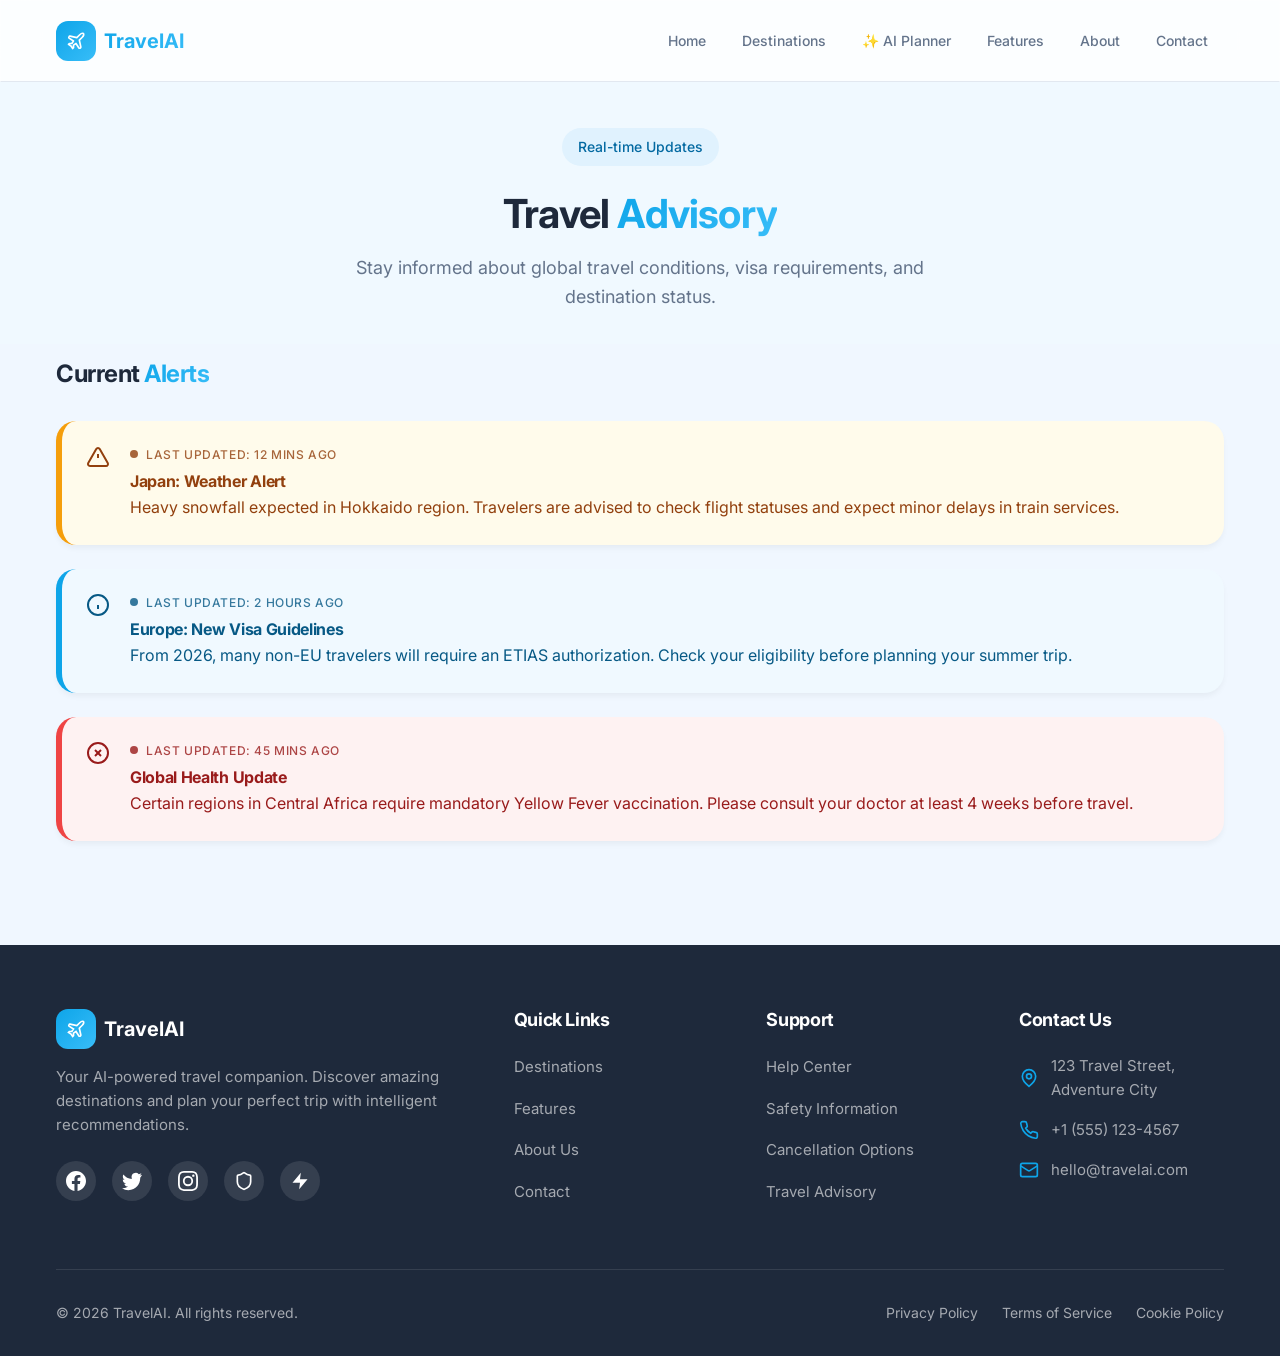
<file: advisory.html>
<!doctype html>
<html lang="en">
<head>
  <meta charset="UTF-8" />
  <meta name="viewport" content="width=device-width, initial-scale=1.0" />
  <title>Travel Advisory | TravelAI</title>
  <link rel="icon" href="data:," />
  <link rel="preconnect" href="https://fonts.googleapis.com" />
  <link rel="preconnect" href="https://fonts.gstatic.com" crossorigin />
  <link href="https://fonts.googleapis.com/css2?family=Inter:wght@300;400;500;600;700;800&display=swap" rel="stylesheet" />
  <link rel="stylesheet" href="css/main.css" />
</head>
<body>

<!-- NAVBAR -->
<nav class="navbar glass">
  <div class="container">
    <div class="navbar-inner">
      <a class="brand" href="index.html">
        <div class="brand-icon">
          <svg xmlns="http://www.w3.org/2000/svg" width="20" height="20" viewBox="0 0 24 24" fill="none" stroke="currentColor" stroke-width="2" stroke-linecap="round" stroke-linejoin="round"><path d="M17.8 19.2 16 11l3.5-3.5C21 6 21.5 4 21 3c-1-.5-3 0-4.5 1.5L13 8 4.8 6.2c-.5-.1-.9.1-1.1.5l-.3.5c-.2.5-.1 1 .3 1.3L9 12l-2 3H4l-1 1 3 2 2 3 1-1v-3l3-2 3.5 5.3c.3.4.8.5 1.3.3l.5-.2c.4-.3.6-.7.5-1.2z"/></svg>
        </div>
        <span class="brand-text text-gradient-ocean">TravelAI</span>
      </a>
      <div class="nav-links">
        <a href="index.html" class="nav-link">Home</a>
        <a href="destinations.html" class="nav-link">Destinations</a>
        <a href="itinerary.html" class="nav-link nav-link-emphasis">✨ AI Planner</a>
        <a href="features.html" class="nav-link">Features</a>
        <a href="about.html" class="nav-link">About</a>
        <a href="contact.html" class="nav-link">Contact</a>
      </div>
      <div class="nav-auth">
        <a href="login.html" class="btn-ghost" style="text-decoration:none; display:inline-flex; align-items:center; gap:0.5rem;">
          <svg xmlns="http://www.w3.org/2000/svg" width="16" height="16" viewBox="0 0 24 24" fill="none" stroke="currentColor" stroke-width="2" stroke-linecap="round" stroke-linejoin="round"><path d="M19 21v-2a4 4 0 0 0-4-4H9a4 4 0 0 0-4 4v2"/><circle cx="12" cy="7" r="4"/></svg>
          Login
        </a>
        <a href="signup.html" class="btn-gradient" style="text-decoration:none;">Sign Up</a>
      </div>
      <button class="nav-toggle" type="button" aria-label="Open menu" data-nav-toggle>
        <svg xmlns="http://www.w3.org/2000/svg" width="24" height="24" viewBox="0 0 24 24" fill="none" stroke="currentColor" stroke-width="2" stroke-linecap="round" stroke-linejoin="round"><line x1="4" x2="20" y1="6" y2="6"/><line x1="4" x2="20" y1="12" y2="12"/><line x1="4" x2="20" y1="18" y2="18"/></svg>
      </button>
    </div>
    <div class="nav-mobile" data-nav-panel>
      <a href="index.html" class="nav-link">Home</a>
      <a href="destinations.html" class="nav-link">Destinations</a>
      <a href="itinerary.html" class="nav-link nav-link-emphasis">✨ AI Planner</a>
      <a href="features.html" class="nav-link">Features</a>
      <a href="about.html" class="nav-link">About</a>
      <a href="contact.html" class="nav-link">Contact</a>
      <div class="nav-mobile-auth">
        <a href="login.html" class="btn-outline" style="text-decoration:none; text-align:center;">Login</a>
        <a href="signup.html" class="btn-gradient" style="text-decoration:none; text-align:center;">Sign Up</a>
      </div>
    </div>
  </div>
</nav>

<header class="page-hero">
  <div class="container">
    <span class="travel-badge">Real-time Updates</span>
    <h1>Travel <span class="text-gradient-ocean">Advisory</span></h1>
    <p>Stay informed about global travel conditions, visa requirements, and destination status.</p>
  </div>
</header>

<section class="section" style="padding-top: 1rem;">
  <div class="container">
    <h2 style="margin-bottom: 2rem; margin-top: 0;">Current <span class="text-gradient-ocean">Alerts</span></h2>
    
    <div class="advisory-alert warning">
      <svg xmlns="http://www.w3.org/2000/svg" width="24" height="24" viewBox="0 0 24 24" fill="none" stroke="currentColor" stroke-width="2"><path d="m21.73 18-8-14a2 2 0 0 0-3.48 0l-8 14A2 2 0 0 0 4 21h16a2 2 0 0 0 1.73-3Z"/><line x1="12" x2="12" y1="9" y2="13"/><line x1="12" x2="12.01" y1="17" y2="17"/></svg>
      <div>
        <div class="last-updated"><span class="pulse-dot"></span> Last updated: 12 mins ago</div>
        <h4 style="margin-bottom:0.25rem;">Japan: Weather Alert</h4>
        <p>Heavy snowfall expected in Hokkaido region. Travelers are advised to check flight statuses and expect minor delays in train services.</p>
      </div>
    </div>

    <div class="advisory-alert info">
      <svg xmlns="http://www.w3.org/2000/svg" width="24" height="24" viewBox="0 0 24 24" fill="none" stroke="currentColor" stroke-width="2"><circle cx="12" cy="12" r="10"/><line x1="12" x2="12" y1="16" y2="12"/><line x1="12" x2="12.01" y1="8" y2="8"/></svg>
      <div>
        <div class="last-updated"><span class="pulse-dot"></span> Last updated: 2 hours ago</div>
        <h4 style="margin-bottom:0.25rem;">Europe: New Visa Guidelines</h4>
        <p>From 2026, many non-EU travelers will require an ETIAS authorization. Check your eligibility before planning your summer trip.</p>
      </div>
    </div>

    <div class="advisory-alert danger">
      <svg xmlns="http://www.w3.org/2000/svg" width="24" height="24" viewBox="0 0 24 24" fill="none" stroke="currentColor" stroke-width="2"><circle cx="12" cy="12" r="10"/><line x1="15" x2="9" y1="9" y2="15"/><line x1="9" x2="15" y1="9" y2="15"/></svg>
      <div>
        <div class="last-updated"><span class="pulse-dot"></span> Last updated: 45 mins ago</div>
        <h4 style="margin-bottom:0.25rem;">Global Health Update</h4>
        <p>Certain regions in Central Africa require mandatory Yellow Fever vaccination. Please consult your doctor at least 4 weeks before travel.</p>
      </div>
    </div>
  </div>
</section>

<!-- FOOTER -->
<footer class="footer">
  <div class="container">
    <div class="footer-grid">
      <div class="footer-brand">
        <a class="brand" href="index.html"><div class="brand-icon"><svg xmlns="http://www.w3.org/2000/svg" width="20" height="20" viewBox="0 0 24 24" fill="none" stroke="currentColor" stroke-width="2"><path d="M17.8 19.2 16 11l3.5-3.5C21 6 21.5 4 21 3c-1-.5-3 0-4.5 1.5L13 8 4.8 6.2c-.5-.1-.9.1-1.1.5l-.3.5c-.2.5-.1 1 .3 1.3L9 12l-2 3H4l-1 1 3 2 2 3 1-1v-3l3-2 3.5 5.3c.3.4.8.5 1.3.3l.5-.2c.4-.3.6-.7.5-1.2z"/></svg></div><span class="brand-text">TravelAI</span></a>
        <p>Your AI-powered travel companion. Discover amazing destinations and plan your perfect trip with intelligent recommendations.</p>
        <div class="footer-social">
          <a href="#"><svg xmlns="http://www.w3.org/2000/svg" width="20" height="20" viewBox="0 0 24 24" fill="currentColor"><path d="M24 12.073c0-6.627-5.373-12-12-12s-12 5.373-12 12c0 5.99 4.388 10.954 10.125 11.854v-8.385H7.078v-3.47h3.047V9.43c0-3.007 1.792-4.669 4.533-4.669 1.312 0 2.686.235 2.686.235v2.953H15.83c-1.491 0-1.956.925-1.956 1.874v2.25h3.328l-.532 3.47h-2.796v8.385C19.612 23.027 24 18.062 24 12.073z"/></svg></a>
          <a href="#"><svg xmlns="http://www.w3.org/2000/svg" width="20" height="20" viewBox="0 0 24 24" fill="currentColor"><path d="M23.953 4.57a10 10 0 01-2.825.775 4.958 4.958 0 002.163-2.723c-.951.56-2.005.97-3.14 1.2a4.992 4.992 0 00-8.51 4.555c0 .39.045.765.127 1.124C7.728 9.215 4.1 7.33 1.671 4.149a4.968 4.968 0 00-.675 2.507c0 1.728.88 3.252 2.213 4.15a4.94 4.94 0 01-2.253-.622v.06a4.993 4.993 0 004 4.897 4.93 4.93 0 01-2.244.084 4.996 4.996 0 004.652 3.465 10.029 10.029 0 01-6.186 2.131c-.398 0-.79-.023-1.175-.069a14.16 14.16 0 007.65 2.243c9.18 0 14.199-7.603 14.199-14.199 0-.216-.005-.432-.015-.647A10.14 10.14 0 0024 4.57z"/></svg></a>
          <a href="#"><svg xmlns="http://www.w3.org/2000/svg" width="20" height="20" viewBox="0 0 24 24" fill="currentColor"><path d="M12 2.163c3.204 0 3.584.012 4.85.07 3.252.148 4.771 1.691 4.919 4.919.058 1.265.069 1.645.069 4.849 0 3.205-.012 3.584-.069 4.849-.149 3.225-1.664 4.771-4.919 4.919-1.266.058-1.644.07-4.85.07-3.204 0-3.584-.012-4.849-.07-3.26-.149-4.771-1.699-4.919-4.92-.058-1.265-.07-1.644-.07-4.849 0-3.204.013-3.583.07-4.849.149-3.227 1.664-4.771 4.919-4.919 1.266-.057 1.645-.069 4.849-.069zM12 0C8.741 0 8.333.014 7.053.072 2.695.272.273 2.69.073 7.052.014 8.333 0 8.741 0 12c0 3.259.014 3.668.072 4.948.2 4.358 2.618 6.78 6.98 6.98C8.333 23.986 8.741 24 12 24c3.259 0 3.668-.014 4.948-.072 4.354-.2 6.782-2.618 6.979-6.98.059-1.28.073-1.689.073-4.948 0-3.259-.014-3.667-.072-4.947-.196-4.354-2.617-6.78-6.979-6.98C15.668.014 15.259 0 12 0zm0 5.838a6.162 6.162 0 100 12.324 6.162 6.162 0 000-12.324zM12 16a4 4 0 110-8 4 4 0 010 8zm6.406-11.845a1.44 1.44 0 100 2.881 1.44 1.44 0 000-2.881z"/></svg></a>
          <a href="#"><svg xmlns="http://www.w3.org/2000/svg" width="20" height="20" viewBox="0 0 24 24" fill="none" stroke="currentColor" stroke-width="2"><path d="M20 13c0 5-3.5 7.5-7.66 8.95a1 1 0 0 1-.67-.01C7.5 20.5 4 18 4 13V6a1 1 0 0 1 1-1c2 0 4.5-1.2 6.24-2.72a1.17 1.17 0 0 1 1.52 0C14.51 3.81 17 5 19 5a1 1 0 0 1 1 1z"/></svg></a>
          <a href="#"><svg xmlns="http://www.w3.org/2000/svg" width="20" height="20" viewBox="0 0 24 24" fill="currentColor"><path d="M13 2 3 14h9l-1 8 10-12h-9l1-8z"/></svg></a>
        </div>
      </div>
      <div><h4>Quick Links</h4><ul><li><a href="destinations.html">Destinations</a></li><li><a href="features.html">Features</a></li><li><a href="about.html">About Us</a></li><li><a href="contact.html">Contact</a></li></ul></div>
      <div><h4>Support</h4><ul>
          <li><a href="help.html">Help Center</a></li>
          <li><a href="safety.html">Safety Information</a></li>
          <li><a href="cancellation.html">Cancellation Options</a></li>
          <li><a href="advisory.html">Travel Advisory</a></li></ul></div>
      <div><h4>Contact Us</h4><ul class="footer-contact"><li><svg xmlns="http://www.w3.org/2000/svg" width="20" height="20" viewBox="0 0 24 24" fill="none" stroke="currentColor" stroke-width="2"><path d="M20 10c0 6-8 12-8 12s-8-6-8-12a8 8 0 0 1 16 0Z"/><circle cx="12" cy="10" r="3"/></svg><span>123 Travel Street, Adventure City</span></li><li><svg xmlns="http://www.w3.org/2000/svg" width="20" height="20" viewBox="0 0 24 24" fill="none" stroke="currentColor" stroke-width="2"><path d="M22 16.92v3a2 2 0 0 1-2.18 2 19.79 19.79 0 0 1-8.63-3.07 19.5 19.5 0 0 1-6-6 19.79 19.79 0 0 1-3.07-8.67A2 2 0 0 1 4.11 2h3a2 2 0 0 1 2 1.72c.127.96.361 1.903.7 2.81a2 2 0 0 1-.45 2.11L8.09 9.91a16 16 0 0 0 6 6l1.27-1.27a2 2 0 0 1 2.11-.45c.907.339 1.85.573 2.81.7A2 2 0 0 1 22 16.92z"/></svg><span>+1 (555) 123-4567</span></li><li><svg xmlns="http://www.w3.org/2000/svg" width="20" height="20" viewBox="0 0 24 24" fill="none" stroke="currentColor" stroke-width="2"><rect width="20" height="16" x="2" y="4" rx="2"/><path d="m22 7-8.97 5.7a1.94 1.94 0 0 1-2.06 0L2 7"/></svg><span>hello@travelai.com</span></li></ul></div>
    </div>
    <div class="footer-bottom">
      <p>&copy; <span data-year></span> TravelAI. All rights reserved.</p>
      <div class="footer-bottom-links"><a href="#">Privacy Policy</a><a href="#">Terms of Service</a><a href="#">Cookie Policy</a></div>
    </div>
  </div>
</footer>

<script src="js/main.js"></script>
</body>
</html>
</file>
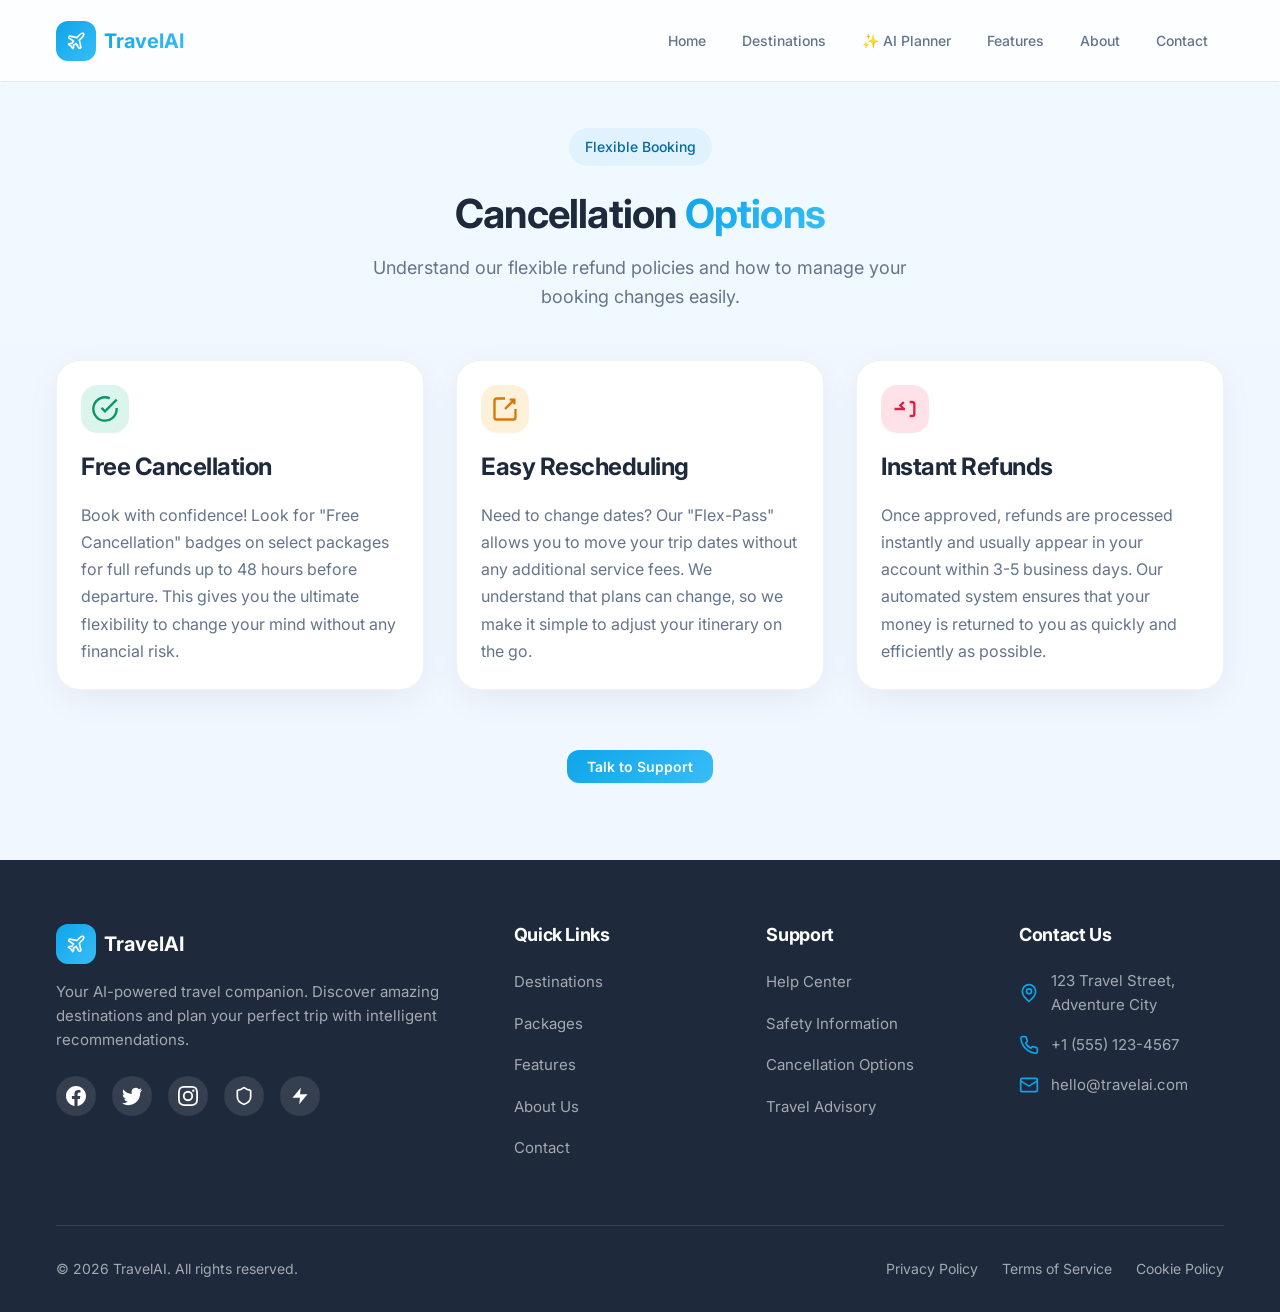
<file: cancellation.html>
<!doctype html>
<html lang="en">
<head>
  <meta charset="UTF-8" />
  <meta name="viewport" content="width=device-width, initial-scale=1.0" />
  <title>Cancellation Options | TravelAI</title>
  <link rel="icon" href="data:," />
  <link rel="preconnect" href="https://fonts.googleapis.com" />
  <link rel="preconnect" href="https://fonts.gstatic.com" crossorigin />
  <link href="https://fonts.googleapis.com/css2?family=Inter:wght@300;400;500;600;700;800&display=swap" rel="stylesheet" />
  <link rel="stylesheet" href="css/main.css" />
</head>
<body>

<!-- NAVBAR -->
<nav class="navbar glass">
  <div class="container">
    <div class="navbar-inner">
      <a class="brand" href="index.html">
        <div class="brand-icon">
          <svg xmlns="http://www.w3.org/2000/svg" width="20" height="20" viewBox="0 0 24 24" fill="none" stroke="currentColor" stroke-width="2" stroke-linecap="round" stroke-linejoin="round"><path d="M17.8 19.2 16 11l3.5-3.5C21 6 21.5 4 21 3c-1-.5-3 0-4.5 1.5L13 8 4.8 6.2c-.5-.1-.9.1-1.1.5l-.3.5c-.2.5-.1 1 .3 1.3L9 12l-2 3H4l-1 1 3 2 2 3 1-1v-3l3-2 3.5 5.3c.3.4.8.5 1.3.3l.5-.2c.4-.3.6-.7.5-1.2z"/></svg>
        </div>
        <span class="brand-text text-gradient-ocean">TravelAI</span>
      </a>
      <div class="nav-links">
        <a href="index.html" class="nav-link">Home</a>
        <a href="destinations.html" class="nav-link">Destinations</a>
        <a href="itinerary.html" class="nav-link nav-link-emphasis">✨ AI Planner</a>
        <a href="features.html" class="nav-link">Features</a>
        <a href="about.html" class="nav-link">About</a>
        <a href="contact.html" class="nav-link">Contact</a>
      </div>
      <div class="nav-auth">
        <a href="login.html" class="btn-ghost" style="text-decoration:none; display:inline-flex; align-items:center; gap:0.5rem;">
          <svg xmlns="http://www.w3.org/2000/svg" width="16" height="16" viewBox="0 0 24 24" fill="none" stroke="currentColor" stroke-width="2" stroke-linecap="round" stroke-linejoin="round"><path d="M19 21v-2a4 4 0 0 0-4-4H9a4 4 0 0 0-4 4v2"/><circle cx="12" cy="7" r="4"/></svg>
          Login
        </a>
        <a href="signup.html" class="btn-gradient" style="text-decoration:none;">Sign Up</a>
      </div>
      <button class="nav-toggle" type="button" aria-label="Open menu" data-nav-toggle>
        <svg xmlns="http://www.w3.org/2000/svg" width="24" height="24" viewBox="0 0 24 24" fill="none" stroke="currentColor" stroke-width="2" stroke-linecap="round" stroke-linejoin="round"><line x1="4" x2="20" y1="6" y2="6"/><line x1="4" x2="20" y1="12" y2="12"/><line x1="4" x2="20" y1="18" y2="18"/></svg>
      </button>
    </div>
    <div class="nav-mobile" data-nav-panel>
      <a href="index.html" class="nav-link">Home</a>
      <a href="destinations.html" class="nav-link">Destinations</a>
      <a href="itinerary.html" class="nav-link nav-link-emphasis">✨ AI Planner</a>
      <a href="features.html" class="nav-link">Features</a>
      <a href="about.html" class="nav-link">About</a>
      <a href="contact.html" class="nav-link">Contact</a>
      <div class="nav-mobile-auth">
        <a href="login.html" class="btn-outline" style="text-decoration:none; text-align:center;">Login</a>
        <a href="signup.html" class="btn-gradient" style="text-decoration:none; text-align:center;">Sign Up</a>
      </div>
    </div>
  </div>
</nav>

<header class="page-hero">
  <div class="container">
    <span class="travel-badge">Flexible Booking</span>
    <h1>Cancellation <span class="text-gradient-ocean">Options</span></h1>
    <p>Understand our flexible refund policies and how to manage your booking changes easily.</p>
  </div>
</header>

<section class="section" style="padding-top: 1rem;">
  <div class="container">
    <div class="support-grid" style="margin-top: 0;">
      <div class="travel-card support-card reveal">
        <div class="support-icon nature">
          <svg xmlns="http://www.w3.org/2000/svg" width="28" height="28" viewBox="0 0 24 24" fill="none" stroke="currentColor" stroke-width="2"><path d="M22 11.08V12a10 10 0 1 1-5.93-9.14"/><polyline points="22 4 12 14.01 9 11.01"/></svg>
        </div>
        <h3>Free Cancellation</h3>
        <p>Book with confidence! Look for "Free Cancellation" badges on select packages for full refunds up to 48 hours before departure. This gives you the ultimate flexibility to change your mind without any financial risk.</p>
      </div>

      <div class="travel-card support-card reveal">
        <div class="support-icon gold">
          <svg xmlns="http://www.w3.org/2000/svg" width="28" height="28" viewBox="0 0 24 24" fill="none" stroke="currentColor" stroke-width="2"><path d="M16 4h4v4"/><path d="M12 12 20 4"/><path d="M21 12v7a2 2 0 0 1-2 2H5a2 2 0 0 1-2-2V5a2 2 0 0 1 2-2h7"/></svg>
        </div>
        <h3>Easy Rescheduling</h3>
        <p>Need to change dates? Our "Flex-Pass" allows you to move your trip dates without any additional service fees. We understand that plans can change, so we make it simple to adjust your itinerary on the go.</p>
      </div>

      <div class="travel-card support-card reveal">
        <div class="support-icon coral">
          <svg xmlns="http://www.w3.org/2000/svg" width="28" height="28" viewBox="0 0 24 24" fill="none" stroke="currentColor" stroke-width="2"><path d="M11 12 8 9l3-3"/><path d="M16 18h2a2 2 0 0 0 2-2V8a2 2 0 0 0-2-2h-2"/><path d="M12 12H3"/></svg>
        </div>
        <h3>Instant Refunds</h3>
        <p>Once approved, refunds are processed instantly and usually appear in your account within 3-5 business days. Our automated system ensures that your money is returned to you as quickly and efficiently as possible.</p>
      </div>
    </div>

    <div style="margin-top: 4rem; text-align: center;">
      <a href="contact.html" class="btn-gradient">Talk to Support</a>
    </div>
  </div>
</section>

<!-- FOOTER -->
<footer class="footer">
  <div class="container">
    <div class="footer-grid">
      <div class="footer-brand">
        <a class="brand" href="index.html"><div class="brand-icon"><svg xmlns="http://www.w3.org/2000/svg" width="20" height="20" viewBox="0 0 24 24" fill="none" stroke="currentColor" stroke-width="2"><path d="M17.8 19.2 16 11l3.5-3.5C21 6 21.5 4 21 3c-1-.5-3 0-4.5 1.5L13 8 4.8 6.2c-.5-.1-.9.1-1.1.5l-.3.5c-.2.5-.1 1 .3 1.3L9 12l-2 3H4l-1 1 3 2 2 3 1-1v-3l3-2 3.5 5.3c.3.4.8.5 1.3.3l.5-.2c.4-.3.6-.7.5-1.2z"/></svg></div><span class="brand-text">TravelAI</span></a>
        <p>Your AI-powered travel companion. Discover amazing destinations and plan your perfect trip with intelligent recommendations.</p>
        <div class="footer-social">
          <a href="#"><svg xmlns="http://www.w3.org/2000/svg" width="20" height="20" viewBox="0 0 24 24" fill="currentColor"><path d="M24 12.073c0-6.627-5.373-12-12-12s-12 5.373-12 12c0 5.99 4.388 10.954 10.125 11.854v-8.385H7.078v-3.47h3.047V9.43c0-3.007 1.792-4.669 4.533-4.669 1.312 0 2.686.235 2.686.235v2.953H15.83c-1.491 0-1.956.925-1.956 1.874v2.25h3.328l-.532 3.47h-2.796v8.385C19.612 23.027 24 18.062 24 12.073z"/></svg></a>
          <a href="#"><svg xmlns="http://www.w3.org/2000/svg" width="20" height="20" viewBox="0 0 24 24" fill="currentColor"><path d="M23.953 4.57a10 10 0 01-2.825.775 4.958 4.958 0 002.163-2.723c-.951.56-2.005.97-3.14 1.2a4.992 4.992 0 00-8.51 4.555c0 .39.045.765.127 1.124C7.728 9.215 4.1 7.33 1.671 4.149a4.968 4.968 0 00-.675 2.507c0 1.728.88 3.252 2.213 4.15a4.94 4.94 0 01-2.253-.622v.06a4.993 4.993 0 004 4.897 4.93 4.93 0 01-2.244.084 4.996 4.996 0 004.652 3.465 10.029 10.029 0 01-6.186 2.131c-.398 0-.79-.023-1.175-.069a14.16 14.16 0 007.65 2.243c9.18 0 14.199-7.603 14.199-14.199 0-.216-.005-.432-.015-.647A10.14 10.14 0 0024 4.57z"/></svg></a>
          <a href="#"><svg xmlns="http://www.w3.org/2000/svg" width="20" height="20" viewBox="0 0 24 24" fill="currentColor"><path d="M12 2.163c3.204 0 3.584.012 4.85.07 3.252.148 4.771 1.691 4.919 4.919.058 1.265.069 1.645.069 4.849 0 3.205-.012 3.584-.069 4.849-.149 3.225-1.664 4.771-4.919 4.919-1.266.058-1.644.07-4.85.07-3.204 0-3.584-.012-4.849-.07-3.26-.149-4.771-1.699-4.919-4.92-.058-1.265-.07-1.644-.07-4.849 0-3.204.013-3.583.07-4.849.149-3.227 1.664-4.771 4.919-4.919 1.266-.057 1.645-.069 4.849-.069zM12 0C8.741 0 8.333.014 7.053.072 2.695.272.273 2.69.073 7.052.014 8.333 0 8.741 0 12c0 3.259.014 3.668.072 4.948.2 4.358 2.618 6.78 6.98 6.98C8.333 23.986 8.741 24 12 24c3.259 0 3.668-.014 4.948-.072 4.354-.2 6.782-2.618 6.979-6.98.059-1.28.073-1.689.073-4.948 0-3.259-.014-3.667-.072-4.947-.196-4.354-2.617-6.78-6.979-6.98C15.668.014 15.259 0 12 0zm0 5.838a6.162 6.162 0 100 12.324 6.162 6.162 0 000-12.324zM12 16a4 4 0 110-8 4 4 0 010 8zm6.406-11.845a1.44 1.44 0 100 2.881 1.44 1.44 0 000-2.881z"/></svg></a>
          <a href="#"><svg xmlns="http://www.w3.org/2000/svg" width="20" height="20" viewBox="0 0 24 24" fill="none" stroke="currentColor" stroke-width="2"><path d="M20 13c0 5-3.5 7.5-7.66 8.95a1 1 0 0 1-.67-.01C7.5 20.5 4 18 4 13V6a1 1 0 0 1 1-1c2 0 4.5-1.2 6.24-2.72a1.17 1.17 0 0 1 1.52 0C14.51 3.81 17 5 19 5a1 1 0 0 1 1 1z"/></svg></a>
          <a href="#"><svg xmlns="http://www.w3.org/2000/svg" width="20" height="20" viewBox="0 0 24 24" fill="currentColor"><path d="M13 2 3 14h9l-1 8 10-12h-9l1-8z"/></svg></a>
        </div>
      </div>
      <div><h4>Quick Links</h4><ul><li><a href="destinations.html">Destinations</a></li><li><a href="packages.html">Packages</a></li><li><a href="features.html">Features</a></li><li><a href="about.html">About Us</a></li><li><a href="contact.html">Contact</a></li></ul></div>
      <div><h4>Support</h4><ul>
          <li><a href="help.html">Help Center</a></li>
          <li><a href="safety.html">Safety Information</a></li>
          <li><a href="cancellation.html">Cancellation Options</a></li>
          <li><a href="advisory.html">Travel Advisory</a></li></ul></div>
      <div><h4>Contact Us</h4><ul class="footer-contact"><li><svg xmlns="http://www.w3.org/2000/svg" width="20" height="20" viewBox="0 0 24 24" fill="none" stroke="currentColor" stroke-width="2"><path d="M20 10c0 6-8 12-8 12s-8-6-8-12a8 8 0 0 1 16 0Z"/><circle cx="12" cy="10" r="3"/></svg><span>123 Travel Street, Adventure City</span></li><li><svg xmlns="http://www.w3.org/2000/svg" width="20" height="20" viewBox="0 0 24 24" fill="none" stroke="currentColor" stroke-width="2"><path d="M22 16.92v3a2 2 0 0 1-2.18 2 19.79 19.79 0 0 1-8.63-3.07 19.5 19.5 0 0 1-6-6 19.79 19.79 0 0 1-3.07-8.67A2 2 0 0 1 4.11 2h3a2 2 0 0 1 2 1.72c.127.96.361 1.903.7 2.81a2 2 0 0 1-.45 2.11L8.09 9.91a16 16 0 0 0 6 6l1.27-1.27a2 2 0 0 1 2.11-.45c.907.339 1.85.573 2.81.7A2 2 0 0 1 22 16.92z"/></svg><span>+1 (555) 123-4567</span></li><li><svg xmlns="http://www.w3.org/2000/svg" width="20" height="20" viewBox="0 0 24 24" fill="none" stroke="currentColor" stroke-width="2"><rect width="20" height="16" x="2" y="4" rx="2"/><path d="m22 7-8.97 5.7a1.94 1.94 0 0 1-2.06 0L2 7"/></svg><span>hello@travelai.com</span></li></ul></div>
    </div>
    <div class="footer-bottom">
      <p>&copy; <span data-year></span> TravelAI. All rights reserved.</p>
      <div class="footer-bottom-links"><a href="#">Privacy Policy</a><a href="#">Terms of Service</a><a href="#">Cookie Policy</a></div>
    </div>
  </div>
</footer>

<script src="js/main.js"></script>
</body>
</html>
</file>
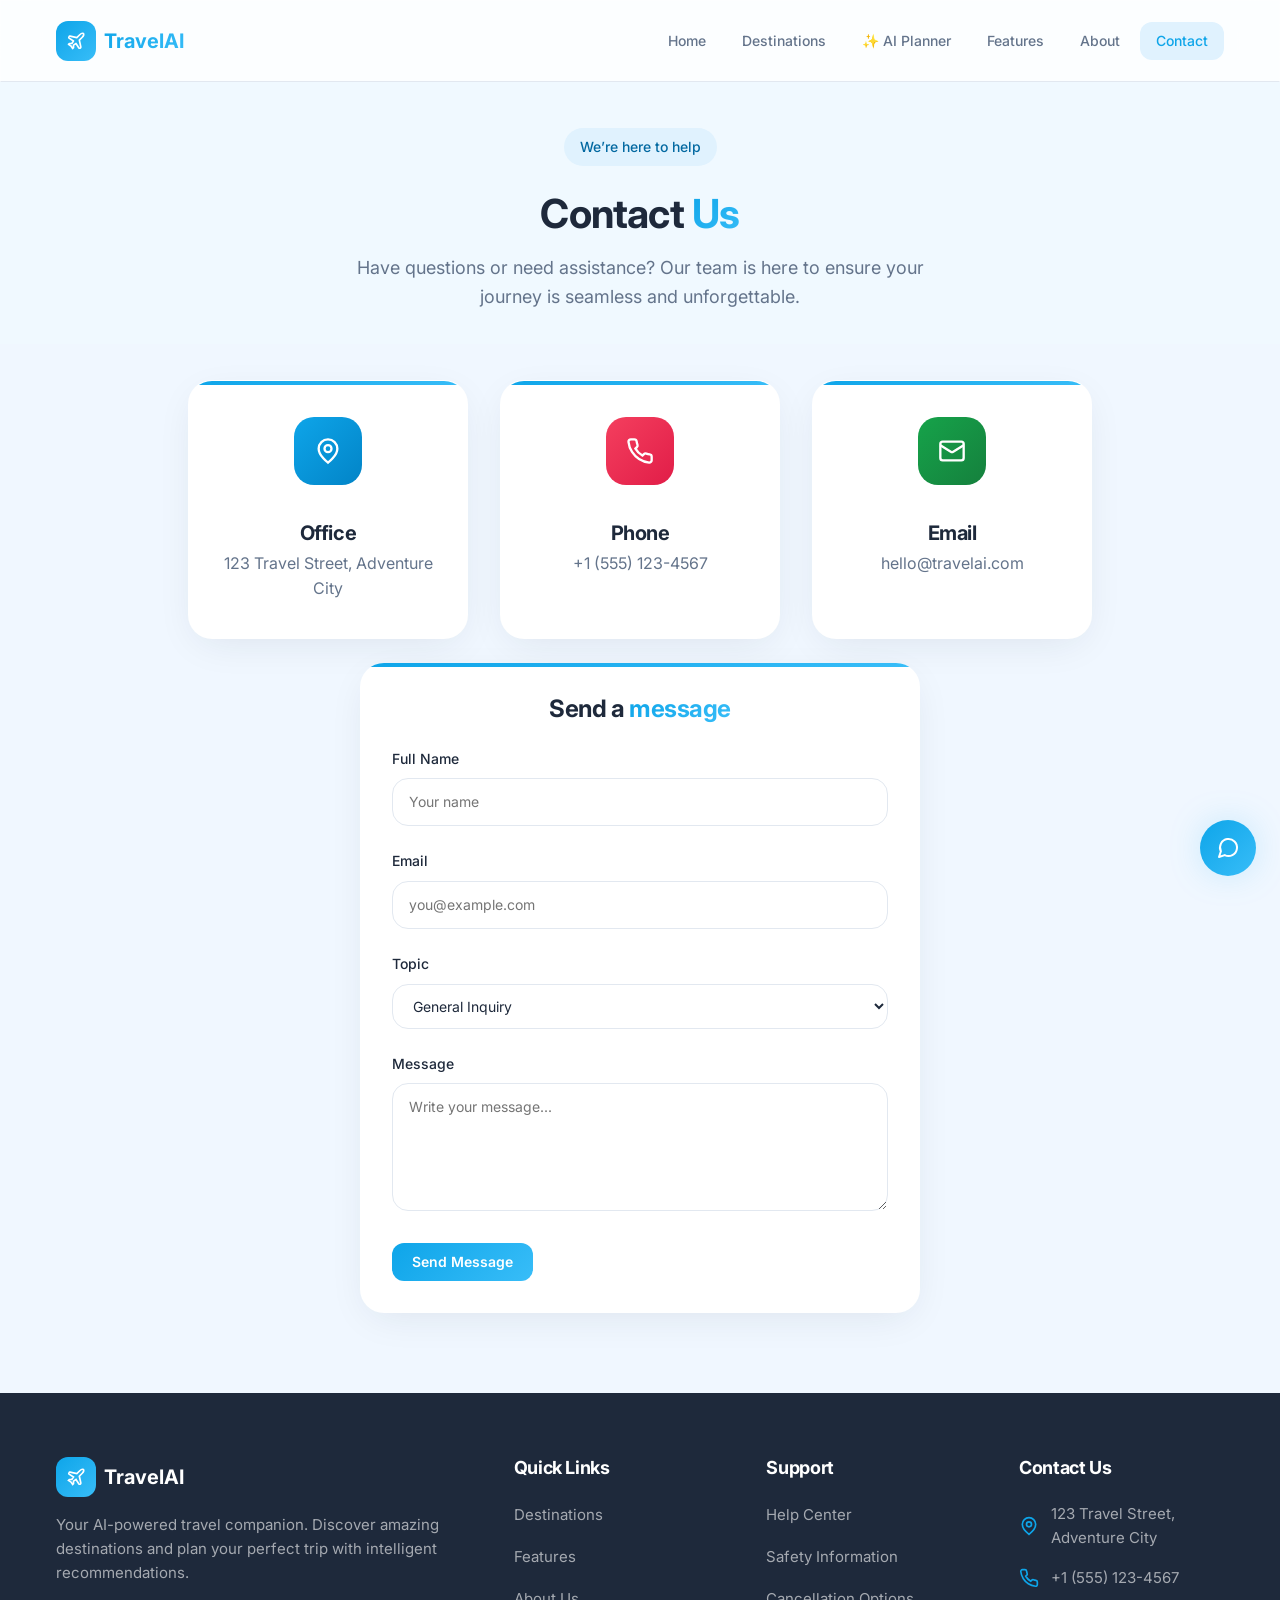
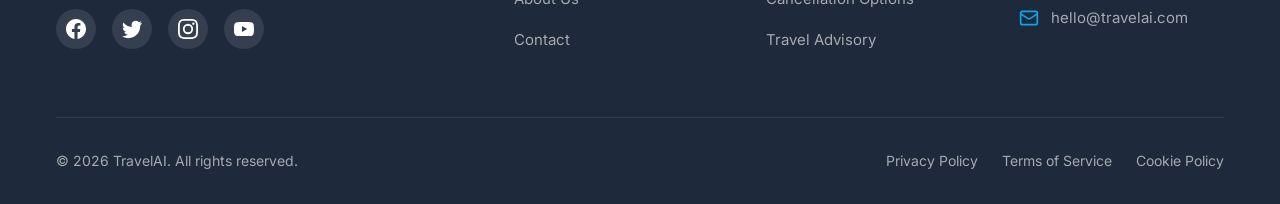
<file: contact.html>
<!doctype html>
<html lang="en">
<head>
  <meta charset="UTF-8" />
  <meta name="viewport" content="width=device-width, initial-scale=1.0" />
  <title>Contact | TravelAI</title>
  <link rel="icon" href="data:," />
  <link rel="preconnect" href="https://fonts.googleapis.com" />
  <link rel="preconnect" href="https://fonts.gstatic.com" crossorigin />
  <link href="https://fonts.googleapis.com/css2?family=Inter:wght@300;400;500;600;700;800&display=swap" rel="stylesheet" />
  <link rel="stylesheet" href="css/main.css" />
</head>
<body>

<nav class="navbar glass">
  <div class="container">
    <div class="navbar-inner">
      <a class="brand" href="index.html">
        <div class="brand-icon">
          <svg xmlns="http://www.w3.org/2000/svg" width="20" height="20" viewBox="0 0 24 24" fill="none" stroke="currentColor" stroke-width="2" stroke-linecap="round" stroke-linejoin="round"><path d="M17.8 19.2 16 11l3.5-3.5C21 6 21.5 4 21 3c-1-.5-3 0-4.5 1.5L13 8 4.8 6.2c-.5-.1-.9.1-1.1.5l-.3.5c-.2.5-.1 1 .3 1.3L9 12l-2 3H4l-1 1 3 2 2 3 1-1v-3l3-2 3.5 5.3c.3.4.8.5 1.3.3l.5-.2c.4-.3.6-.7.5-1.2z"/></svg>
        </div>
        <span class="brand-text text-gradient-ocean">TravelAI</span>
      </a>

      <div class="nav-links">
        <a href="index.html" class="nav-link">Home</a>
        <a href="destinations.html" class="nav-link">Destinations</a>
        <a href="itinerary.html" class="nav-link nav-link-emphasis">✨ AI Planner</a>
        <a href="features.html" class="nav-link">Features</a>
        <a href="about.html" class="nav-link">About</a>
        <a href="contact.html" class="nav-link active">Contact</a>
      </div>

      <div class="nav-auth">
        <button class="btn-ghost">
          <svg xmlns="http://www.w3.org/2000/svg" width="16" height="16" viewBox="0 0 24 24" fill="none" stroke="currentColor" stroke-width="2" stroke-linecap="round" stroke-linejoin="round"><path d="M19 21v-2a4 4 0 0 0-4-4H9a4 4 0 0 0-4 4v2"/><circle cx="12" cy="7" r="4"/></svg>
          Login
        </button>
        <button class="btn-gradient">Sign Up</button>
      </div>

      <button class="nav-toggle" type="button" aria-label="Open menu" data-nav-toggle>
        <svg xmlns="http://www.w3.org/2000/svg" width="24" height="24" viewBox="0 0 24 24" fill="none" stroke="currentColor" stroke-width="2" stroke-linecap="round" stroke-linejoin="round"><line x1="4" x2="20" y1="6" y2="6"/><line x1="4" x2="20" y1="12" y2="12"/><line x1="4" x2="20" y1="18" y2="18"/></svg>
      </button>
    </div>

    <div class="nav-mobile" data-nav-panel>
      <a href="index.html" class="nav-link">Home</a>
      <a href="destinations.html" class="nav-link">Destinations</a>
      <a href="itinerary.html" class="nav-link nav-link-emphasis">✨ AI Planner</a>
      <a href="features.html" class="nav-link">Features</a>
      <a href="about.html" class="nav-link">About</a>
      <a href="contact.html" class="nav-link active">Contact</a>
      <div class="nav-mobile-auth">
        <button class="btn-outline">Login</button>
        <button class="btn-gradient">Sign Up</button>
      </div>
    </div>
  </div>
</nav>

<header class="page-hero">
  <div class="container">
    <span class="travel-badge">We’re here to help</span>
    <h1>Contact <span class="text-gradient-ocean">Us</span></h1>
    <p>Have questions or need assistance? Our team is here to ensure your journey is seamless and unforgettable.</p>
  </div>
</header>

<section class="section">
  <div class="container">
    <div class="contact-cards-grid">
      <div class="travel-card contact-detail-card reveal">
        <div class="contact-icon ocean">
          <svg xmlns="http://www.w3.org/2000/svg" width="28" height="28" viewBox="0 0 24 24" fill="none" stroke="currentColor" stroke-width="2"><path d="M20 10c0 6-8 12-8 12s-8-6-8-12a8 8 0 0 1 16 0Z"/><circle cx="12" cy="10" r="3"/></svg>
        </div>
        <div class="contact-content">
          <h3>Office</h3>
          <p>123 Travel Street, Adventure City</p>
        </div>
      </div>

      <div class="travel-card contact-detail-card reveal">
        <div class="contact-icon coral">
          <svg xmlns="http://www.w3.org/2000/svg" width="28" height="28" viewBox="0 0 24 24" fill="none" stroke="currentColor" stroke-width="2"><path d="M22 16.92v3a2 2 0 0 1-2.18 2 19.79 19.79 0 0 1-8.63-3.07 19.5 19.5 0 0 1-6-6 19.79 19.79 0 0 1-3.07-8.67A2 2 0 0 1 4.11 2h3a2 2 0 0 1 2 1.72c.127.96.361 1.903.7 2.81a2 2 0 0 1-.45 2.11L8.09 9.91a16 16 0 0 0 6 6l1.27-1.27a2 2 0 0 1 2.11-.45c.907.339 1.85.573 2.81.7A2 2 0 0 1 22 16.92z"/></svg>
        </div>
        <div class="contact-content">
          <h3>Phone</h3>
          <p>+1 (555) 123-4567</p>
        </div>
      </div>

      <div class="travel-card contact-detail-card reveal">
        <div class="contact-icon nature">
          <svg xmlns="http://www.w3.org/2000/svg" width="28" height="28" viewBox="0 0 24 24" fill="none" stroke="currentColor" stroke-width="2"><rect width="20" height="16" x="2" y="4" rx="2"/><path d="m22 7-8.97 5.7a1.94 1.94 0 0 1-2.06 0L2 7"/></svg>
        </div>
        <div class="contact-content">
          <h3>Email</h3>
          <p>hello@travelai.com</p>
        </div>
      </div>
    </div>

    <div class="travel-card contact-form-card">
      <h2 class="text-center" style="margin-bottom:1.5rem;">Send a <span class="text-gradient-ocean">message</span></h2>
      <form>
        <div class="form-group">
          <label for="name">Full Name</label>
          <input id="name" type="text" placeholder="Your name" required />
        </div>
        <div class="form-group">
          <label for="email">Email</label>
          <input id="email" type="email" placeholder="you@example.com" required />
        </div>
        <div class="form-group">
          <label for="topic">Topic</label>
          <select id="topic">
            <option>General Inquiry</option>
            <option>Packages & Pricing</option>
            <option>Destinations</option>
            <option>Technical Support</option>
          </select>
        </div>
        <div class="form-group">
          <label for="message">Message</label>
          <textarea id="message" placeholder="Write your message..." required></textarea>
        </div>
        <button class="btn-gradient" type="submit">Send Message</button>
      </form>
    </div>
  </div>
</section>

<footer class="footer">
  <div class="container">
    <div class="footer-grid">
      <div class="footer-brand">
        <a class="brand" href="index.html">
          <div class="brand-icon">
            <svg xmlns="http://www.w3.org/2000/svg" width="20" height="20" viewBox="0 0 24 24" fill="none" stroke="currentColor" stroke-width="2"><path d="M17.8 19.2 16 11l3.5-3.5C21 6 21.5 4 21 3c-1-.5-3 0-4.5 1.5L13 8 4.8 6.2c-.5-.1-.9.1-1.1.5l-.3.5c-.2.5-.1 1 .3 1.3L9 12l-2 3H4l-1 1 3 2 2 3 1-1v-3l3-2 3.5 5.3c.3.4.8.5 1.3.3l.5-.2c.4-.3.6-.7.5-1.2z"/></svg>
          </div>
          <span class="brand-text">TravelAI</span>
        </a>
        <p>Your AI-powered travel companion. Discover amazing destinations and plan your perfect trip with intelligent recommendations.</p>
        <div class="footer-social">
          <a href="#"><svg xmlns="http://www.w3.org/2000/svg" width="20" height="20" viewBox="0 0 24 24" fill="currentColor"><path d="M24 12.073c0-6.627-5.373-12-12-12s-12 5.373-12 12c0 5.99 4.388 10.954 10.125 11.854v-8.385H7.078v-3.47h3.047V9.43c0-3.007 1.792-4.669 4.533-4.669 1.312 0 2.686.235 2.686.235v2.953H15.83c-1.491 0-1.956.925-1.956 1.874v2.25h3.328l-.532 3.47h-2.796v8.385C19.612 23.027 24 18.062 24 12.073z"/></svg></a>
          <a href="#"><svg xmlns="http://www.w3.org/2000/svg" width="20" height="20" viewBox="0 0 24 24" fill="currentColor"><path d="M23.953 4.57a10 10 0 01-2.825.775 4.958 4.958 0 002.163-2.723c-.951.56-2.005.97-3.14 1.2a4.992 4.992 0 00-8.51 4.555c0 .39.045.765.127 1.124C7.728 9.215 4.1 7.33 1.671 4.149a4.968 4.968 0 00-.675 2.507c0 1.728.88 3.252 2.213 4.15a4.94 4.94 0 01-2.253-.622v.06a4.993 4.993 0 004 4.897 4.93 4.93 0 01-2.244.084 4.996 4.996 0 004.652 3.465 10.029 10.029 0 01-6.186 2.131c-.398 0-.79-.023-1.175-.069a14.16 14.16 0 007.65 2.243c9.18 0 14.199-7.603 14.199-14.199 0-.216-.005-.432-.015-.647A10.14 10.14 0 0024 4.57z"/></svg></a>
          <a href="#"><svg xmlns="http://www.w3.org/2000/svg" width="20" height="20" viewBox="0 0 24 24" fill="currentColor"><path d="M12 2.163c3.204 0 3.584.012 4.85.07 3.252.148 4.771 1.691 4.919 4.919.058 1.265.069 1.645.069 4.849 0 3.205-.012 3.584-.069 4.849-.149 3.225-1.664 4.771-4.919 4.919-1.266.058-1.644.07-4.85.07-3.204 0-3.584-.012-4.849-.07-3.26-.149-4.771-1.699-4.919-4.92-.058-1.265-.07-1.644-.07-4.849 0-3.204.013-3.583.07-4.849.149-3.227 1.664-4.771 4.919-4.919 1.266-.057 1.645-.069 4.849-.069zM12 0C8.741 0 8.333.014 7.053.072 2.695.272.273 2.69.073 7.052.014 8.333 0 8.741 0 12c0 3.259.014 3.668.072 4.948.2 4.358 2.618 6.78 6.98 6.98C8.333 23.986 8.741 24 12 24c3.259 0 3.668-.014 4.948-.072 4.354-.2 6.782-2.618 6.979-6.98.059-1.28.073-1.689.073-4.948 0-3.259-.014-3.667-.072-4.947-.196-4.354-2.617-6.78-6.979-6.98C15.668.014 15.259 0 12 0zm0 5.838a6.162 6.162 0 100 12.324 6.162 6.162 0 000-12.324zM12 16a4 4 0 110-8 4 4 0 010 8zm6.406-11.845a1.44 1.44 0 100 2.881 1.44 1.44 0 000-2.881z"/></svg></a>
          <a href="#"><svg xmlns="http://www.w3.org/2000/svg" width="20" height="20" viewBox="0 0 24 24" fill="currentColor"><path d="M23.498 6.186a3.016 3.016 0 0 0-2.122-2.136C19.505 3.545 12 3.545 12 3.545s-7.505 0-9.377.505A3.017 3.017 0 0 0 .502 6.186C0 8.07 0 12 0 12s0 3.93.502 5.814a3.016 3.016 0 0 0 2.122 2.136c1.871.505 9.376.505 9.376.505s7.505 0 9.377-.505a3.015 3.015 0 0 0 2.122-2.136C24 15.93 24 12 24 12s0-3.93-.502-5.814zM9.545 15.568V8.432L15.818 12l-6.273 3.568z"/></svg></a>
        </div>
      </div>
      <div>
        <h4>Quick Links</h4>
        <ul>
          <li><a href="destinations.html">Destinations</a></li>
          <li><a href="features.html">Features</a></li>
          <li><a href="about.html">About Us</a></li>
          <li><a href="contact.html">Contact</a></li>
        </ul>
      </div>
      <div>
        <h4>Support</h4>
        <ul>
          <li><a href="help.html">Help Center</a></li>
          <li><a href="safety.html">Safety Information</a></li>
          <li><a href="cancellation.html">Cancellation Options</a></li>
          <li><a href="advisory.html">Travel Advisory</a></li>
        </ul>
      </div>
      <div>
        <h4>Contact Us</h4>
        <ul class="footer-contact">
          <li><svg xmlns="http://www.w3.org/2000/svg" width="20" height="20" viewBox="0 0 24 24" fill="none" stroke="currentColor" stroke-width="2"><path d="M20 10c0 6-8 12-8 12s-8-6-8-12a8 8 0 0 1 16 0Z"/><circle cx="12" cy="10" r="3"/></svg><span>123 Travel Street, Adventure City</span></li>
          <li><svg xmlns="http://www.w3.org/2000/svg" width="20" height="20" viewBox="0 0 24 24" fill="none" stroke="currentColor" stroke-width="2"><path d="M22 16.92v3a2 2 0 0 1-2.18 2 19.79 19.79 0 0 1-8.63-3.07 19.5 19.5 0 0 1-6-6 19.79 19.79 0 0 1-3.07-8.67A2 2 0 0 1 4.11 2h3a2 2 0 0 1 2 1.72c.127.96.361 1.903.7 2.81a2 2 0 0 1-.45 2.11L8.09 9.91a16 16 0 0 0 6 6l1.27-1.27a2 2 0 0 1 2.11-.45c.907.339 1.85.573 2.81.7A2 2 0 0 1 22 16.92z"/></svg><span>+1 (555) 123-4567</span></li>
          <li><svg xmlns="http://www.w3.org/2000/svg" width="20" height="20" viewBox="0 0 24 24" fill="none" stroke="currentColor" stroke-width="2"><rect width="20" height="16" x="2" y="4" rx="2"/><path d="m22 7-8.97 5.7a1.94 1.94 0 0 1-2.06 0L2 7"/></svg><span>hello@travelai.com</span></li>
        </ul>
      </div>
    </div>
    <div class="footer-bottom">
      <p>&copy; <span data-year></span> TravelAI. All rights reserved.</p>
      <div class="footer-bottom-links">
        <a href="#">Privacy Policy</a>
        <a href="#">Terms of Service</a>
        <a href="#">Cookie Policy</a>
      </div>
    </div>
  </div>
</footer>

<button class="chat-fab" data-chat-open>
  <svg xmlns="http://www.w3.org/2000/svg" width="24" height="24" viewBox="0 0 24 24" fill="none" stroke="currentColor" stroke-width="2" stroke-linecap="round" stroke-linejoin="round"><path d="m3 21 1.9-5.7a8.5 8.5 0 1 1 3.8 3.8z"/></svg>
</button>
<div class="chat-window" data-chat>
  <div class="chat-head">
    <div class="chat-head-left">
      <div class="chat-avatar"><svg xmlns="http://www.w3.org/2000/svg" width="20" height="20" viewBox="0 0 24 24" fill="none" stroke="currentColor" stroke-width="2" stroke-linecap="round" stroke-linejoin="round"><path d="M12 8V4H8"/><rect width="16" height="12" x="4" y="8" rx="2"/><path d="M2 14h2"/><path d="M20 14h2"/><path d="M15 13v2"/><path d="M9 13v2"/></svg></div>
      <div><div class="chat-title">TravelAI Assistant</div><div class="chat-status"><span class="dot"></span> Online 24/7</div></div>
    </div>
    <button class="chat-close" data-chat-close><svg xmlns="http://www.w3.org/2000/svg" width="16" height="16" viewBox="0 0 24 24" fill="none" stroke="currentColor" stroke-width="2" stroke-linecap="round" stroke-linejoin="round"><path d="M18 6 6 18"/><path d="m6 6 12 12"/></svg></button>
  </div>
  <div class="chat-body" data-chat-body></div>
  <div class="chat-suggestions" data-chat-suggestions>
    <p><svg xmlns="http://www.w3.org/2000/svg" width="12" height="12" viewBox="0 0 24 24" fill="none" stroke="currentColor" stroke-width="2" stroke-linecap="round" stroke-linejoin="round"><path d="m12 3-1.912 5.813a2 2 0 0 1-1.275 1.275L3 12l5.813 1.912a2 2 0 0 1 1.275 1.275L12 21l1.912-5.813a2 2 0 0 1 1.275-1.275L21 12l-5.813-1.912a2 2 0 0 1-1.275-1.275L12 3Z"/></svg> Quick suggestions</p>
    <div class="chips">
      <button class="chip" type="button">Recommend a beach destination</button>
      <button class="chip" type="button">Plan a 7-day Europe trip</button>
      <button class="chip" type="button">Best time to visit Japan</button>
      <button class="chip" type="button">Budget travel tips</button>
    </div>
  </div>
  <form class="chat-form" data-chat-form>
    <input class="chat-input" type="text" placeholder="Ask me anything about travel..." data-chat-input />
    <button class="chat-send" type="submit"><svg xmlns="http://www.w3.org/2000/svg" width="16" height="16" viewBox="0 0 24 24" fill="none" stroke="currentColor" stroke-width="2" stroke-linecap="round" stroke-linejoin="round"><path d="m22 2-7 20-4-9-9-4z"/><path d="m22 2-11 11"/></svg></button>
  </form>
</div>

<script src="js/main.js"></script>
</body>
</html>
</file>
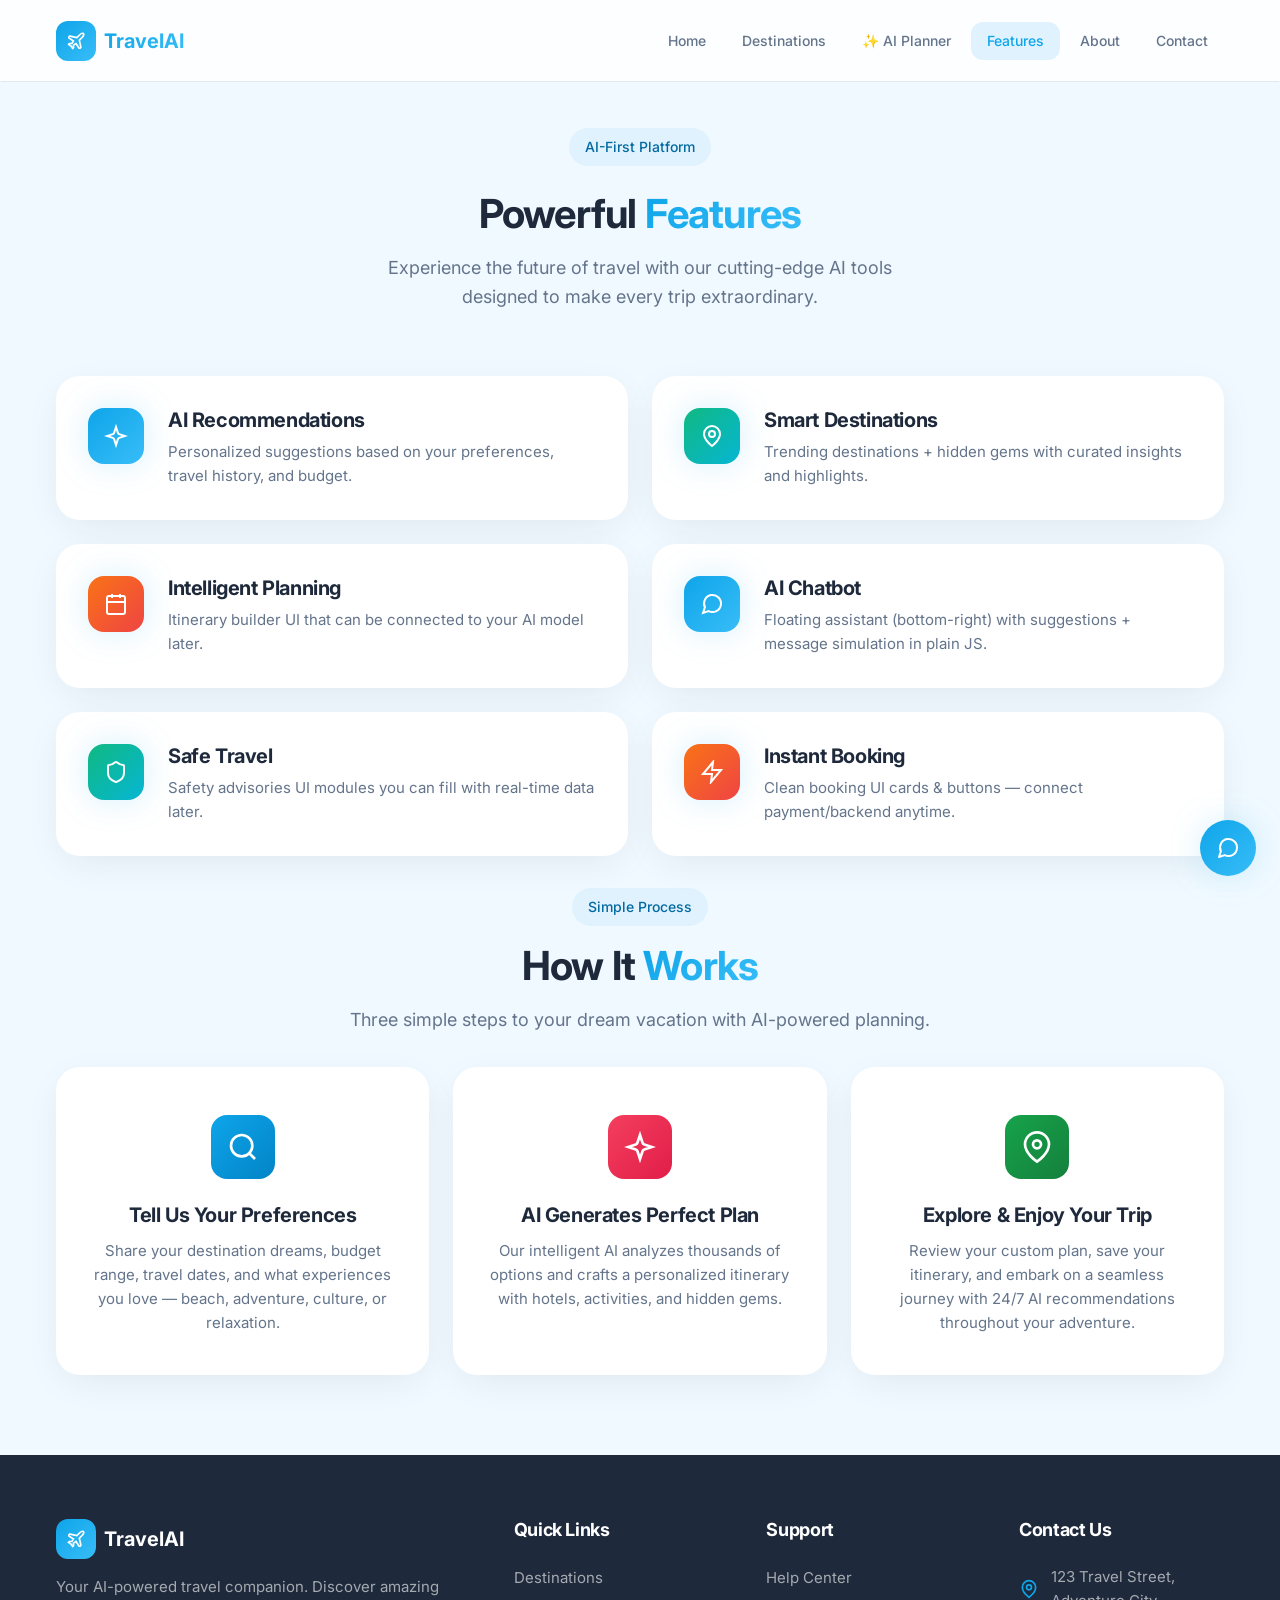
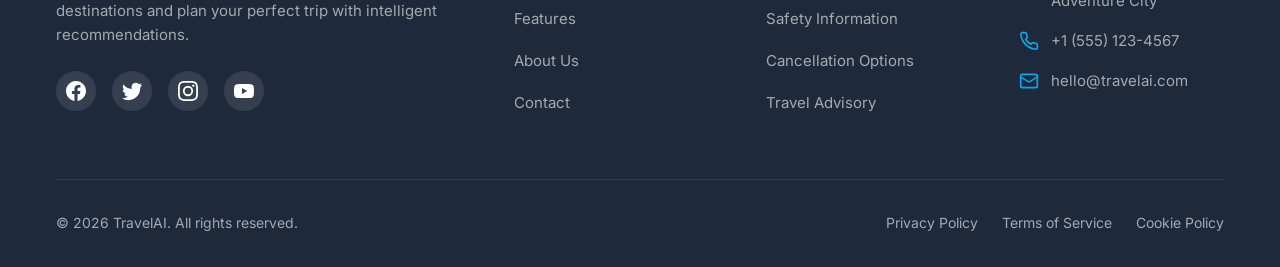
<file: features.html>
<!doctype html>
<html lang="en">
<head>
  <meta charset="UTF-8" />
  <meta name="viewport" content="width=device-width, initial-scale=1.0" />
  <title>Features | TravelAI</title>
  <link rel="icon" href="data:," />
  <link rel="preconnect" href="https://fonts.googleapis.com" />
  <link rel="preconnect" href="https://fonts.gstatic.com" crossorigin />
  <link href="https://fonts.googleapis.com/css2?family=Inter:wght@300;400;500;600;700;800&display=swap" rel="stylesheet" />
  <link rel="stylesheet" href="css/main.css" />
</head>
<body>

<nav class="navbar glass">
  <div class="container">
    <div class="navbar-inner">
      <a class="brand" href="index.html">
        <div class="brand-icon">
          <svg xmlns="http://www.w3.org/2000/svg" width="20" height="20" viewBox="0 0 24 24" fill="none" stroke="currentColor" stroke-width="2" stroke-linecap="round" stroke-linejoin="round"><path d="M17.8 19.2 16 11l3.5-3.5C21 6 21.5 4 21 3c-1-.5-3 0-4.5 1.5L13 8 4.8 6.2c-.5-.1-.9.1-1.1.5l-.3.5c-.2.5-.1 1 .3 1.3L9 12l-2 3H4l-1 1 3 2 2 3 1-1v-3l3-2 3.5 5.3c.3.4.8.5 1.3.3l.5-.2c.4-.3.6-.7.5-1.2z"/></svg>
        </div>
        <span class="brand-text text-gradient-ocean">TravelAI</span>
      </a>

      <div class="nav-links">
        <a href="index.html" class="nav-link">Home</a>
        <a href="destinations.html" class="nav-link">Destinations</a>
        <a href="itinerary.html" class="nav-link nav-link-emphasis">✨ AI Planner</a>
        <a href="features.html" class="nav-link active">Features</a>
        <a href="about.html" class="nav-link">About</a>
        <a href="contact.html" class="nav-link">Contact</a>
      </div>

      <div class="nav-auth">
        <button class="btn-ghost">
          <svg xmlns="http://www.w3.org/2000/svg" width="16" height="16" viewBox="0 0 24 24" fill="none" stroke="currentColor" stroke-width="2" stroke-linecap="round" stroke-linejoin="round"><path d="M19 21v-2a4 4 0 0 0-4-4H9a4 4 0 0 0-4 4v2"/><circle cx="12" cy="7" r="4"/></svg>
          Login
        </button>
        <button class="btn-gradient">Sign Up</button>
      </div>

      <button class="nav-toggle" type="button" aria-label="Open menu" data-nav-toggle>
        <svg xmlns="http://www.w3.org/2000/svg" width="24" height="24" viewBox="0 0 24 24" fill="none" stroke="currentColor" stroke-width="2" stroke-linecap="round" stroke-linejoin="round"><line x1="4" x2="20" y1="6" y2="6"/><line x1="4" x2="20" y1="12" y2="12"/><line x1="4" x2="20" y1="18" y2="18"/></svg>
      </button>
    </div>

    <div class="nav-mobile" data-nav-panel>
      <a href="index.html" class="nav-link">Home</a>
      <a href="destinations.html" class="nav-link">Destinations</a>
      <a href="itinerary.html" class="nav-link nav-link-emphasis">✨ AI Planner</a>
      <a href="features.html" class="nav-link active">Features</a>
      <a href="about.html" class="nav-link">About</a>
      <a href="contact.html" class="nav-link">Contact</a>
      <div class="nav-mobile-auth">
        <button class="btn-outline">Login</button>
        <button class="btn-gradient">Sign Up</button>
      </div>
    </div>
  </div>
</nav>

<header class="page-hero">
  <div class="container">
    <span class="travel-badge">AI-First Platform</span>
    <h1>Powerful <span class="text-gradient-ocean">Features</span></h1>
    <p>Experience the future of travel with our cutting-edge AI tools designed to make every trip extraordinary.</p>
  </div>
</header>

<section class="section section-sky">
  <div class="container">
    <div class="feature-page-grid">
      <div class="travel-card feature-page-card ai-glow">
        <div class="feature-icon"><svg xmlns="http://www.w3.org/2000/svg" width="24" height="24" viewBox="0 0 24 24" fill="none" stroke="currentColor" stroke-width="2"><path d="m12 3-1.912 5.813a2 2 0 0 1-1.275 1.275L3 12l5.813 1.912a2 2 0 0 1 1.275 1.275L12 21l1.912-5.813a2 2 0 0 1 1.275-1.275L21 12l-5.813-1.912a2 2 0 0 1-1.275-1.275L12 3Z"/></svg></div>
        <div>
          <h3>AI Recommendations</h3>
          <p>Personalized suggestions based on your preferences, travel history, and budget.</p>
        </div>
      </div>

      <div class="travel-card feature-page-card ai-glow">
        <div class="feature-icon nature"><svg xmlns="http://www.w3.org/2000/svg" width="24" height="24" viewBox="0 0 24 24" fill="none" stroke="currentColor" stroke-width="2"><path d="M20 10c0 6-8 12-8 12s-8-6-8-12a8 8 0 0 1 16 0Z"/><circle cx="12" cy="10" r="3"/></svg></div>
        <div>
          <h3>Smart Destinations</h3>
          <p>Trending destinations + hidden gems with curated insights and highlights.</p>
        </div>
      </div>

      <div class="travel-card feature-page-card ai-glow">
        <div class="feature-icon sunset"><svg xmlns="http://www.w3.org/2000/svg" width="24" height="24" viewBox="0 0 24 24" fill="none" stroke="currentColor" stroke-width="2"><rect width="18" height="18" x="3" y="4" rx="2"/><line x1="16" x2="16" y1="2" y2="6"/><line x1="8" x2="8" y1="2" y2="6"/><line x1="3" x2="21" y1="10" y2="10"/></svg></div>
        <div>
          <h3>Intelligent Planning</h3>
          <p>Itinerary builder UI that can be connected to your AI model later.</p>
        </div>
      </div>

      <div class="travel-card feature-page-card ai-glow">
        <div class="feature-icon"><svg xmlns="http://www.w3.org/2000/svg" width="24" height="24" viewBox="0 0 24 24" fill="none" stroke="currentColor" stroke-width="2"><path d="m3 21 1.9-5.7a8.5 8.5 0 1 1 3.8 3.8z"/></svg></div>
        <div>
          <h3>AI Chatbot</h3>
          <p>Floating assistant (bottom-right) with suggestions + message simulation in plain JS.</p>
        </div>
      </div>

      <div class="travel-card feature-page-card ai-glow">
        <div class="feature-icon nature"><svg xmlns="http://www.w3.org/2000/svg" width="24" height="24" viewBox="0 0 24 24" fill="none" stroke="currentColor" stroke-width="2"><path d="M20 13c0 5-3.5 7.5-7.66 8.95a1 1 0 0 1-.67-.01C7.5 20.5 4 18 4 13V6a1 1 0 0 1 1-1c2 0 4.5-1.2 6.24-2.72a1.17 1.17 0 0 1 1.52 0C14.51 3.81 17 5 19 5a1 1 0 0 1 1 1z"/></svg></div>
        <div>
          <h3>Safe Travel</h3>
          <p>Safety advisories UI modules you can fill with real-time data later.</p>
        </div>
      </div>

      <div class="travel-card feature-page-card ai-glow">
        <div class="feature-icon sunset"><svg xmlns="http://www.w3.org/2000/svg" width="24" height="24" viewBox="0 0 24 24" fill="none" stroke="currentColor" stroke-width="2"><path d="M13 2 3 14h9l-1 8 10-12h-9l1-8z"/></svg></div>
        <div>
          <h3>Instant Booking</h3>
          <p>Clean booking UI cards & buttons — connect payment/backend anytime.</p>
        </div>
      </div>
    </div>
  </div>
</section>

<!-- HOW IT WORKS -->
<section class="section section-sky">
  <div class="container">
    <div class="section-header">
      <span class="travel-badge">Simple Process</span>
      <h2>How It <span class="text-gradient-ocean">Works</span></h2>
      <p>Three simple steps to your dream vacation with AI-powered planning.</p>
    </div>
    <div class="how-it-works-grid">
      <div class="travel-card how-card reveal">
        <div class="how-icon ocean">
          <svg xmlns="http://www.w3.org/2000/svg" width="32" height="32" viewBox="0 0 24 24" fill="none" stroke="currentColor" stroke-width="2"><circle cx="11" cy="11" r="8"/><path d="m21 21-4.3-4.3"/></svg>
        </div>
        <h3>Tell Us Your Preferences</h3>
        <p>Share your destination dreams, budget range, travel dates, and what experiences you love — beach, adventure, culture, or relaxation.</p>
      </div>
      <div class="travel-card how-card reveal">
        <div class="how-icon coral">
          <svg xmlns="http://www.w3.org/2000/svg" width="32" height="32" viewBox="0 0 24 24" fill="none" stroke="currentColor" stroke-width="2"><path d="m12 3-1.912 5.813a2 2 0 0 1-1.275 1.275L3 12l5.813 1.912a2 2 0 0 1 1.275 1.275L12 21l1.912-5.813a2 2 0 0 1 1.275-1.275L21 12l-5.813-1.912a2 2 0 0 1-1.275-1.275L12 3Z"/></svg>
        </div>
        <h3>AI Generates Perfect Plan</h3>
        <p>Our intelligent AI analyzes thousands of options and crafts a personalized itinerary with hotels, activities, and hidden gems.</p>
      </div>
      <div class="travel-card how-card reveal">
        <div class="how-icon nature">
          <svg xmlns="http://www.w3.org/2000/svg" width="32" height="32" viewBox="0 0 24 24" fill="none" stroke="currentColor" stroke-width="2" stroke-linecap="round" stroke-linejoin="round"><path d="M21 10c0 7-9 13-9 13s-9-6-9-13a9 9 0 0 1 18 0z"/><circle cx="12" cy="10" r="3"/></svg>
        </div>
        <h3>Explore & Enjoy Your Trip</h3>
        <p>Review your custom plan, save your itinerary, and embark on a seamless journey with 24/7 AI recommendations throughout your adventure.</p>
      </div>
    </div>
  </div>
</section>

<footer class="footer">
  <div class="container">
    <div class="footer-grid">
      <div class="footer-brand">
        <a class="brand" href="index.html">
          <div class="brand-icon">
            <svg xmlns="http://www.w3.org/2000/svg" width="20" height="20" viewBox="0 0 24 24" fill="none" stroke="currentColor" stroke-width="2"><path d="M17.8 19.2 16 11l3.5-3.5C21 6 21.5 4 21 3c-1-.5-3 0-4.5 1.5L13 8 4.8 6.2c-.5-.1-.9.1-1.1.5l-.3.5c-.2.5-.1 1 .3 1.3L9 12l-2 3H4l-1 1 3 2 2 3 1-1v-3l3-2 3.5 5.3c.3.4.8.5 1.3.3l.5-.2c.4-.3.6-.7.5-1.2z"/></svg>
          </div>
          <span class="brand-text">TravelAI</span>
        </a>
        <p>Your AI-powered travel companion. Discover amazing destinations and plan your perfect trip with intelligent recommendations.</p>
        <div class="footer-social">
          <a href="#"><svg xmlns="http://www.w3.org/2000/svg" width="20" height="20" viewBox="0 0 24 24" fill="currentColor"><path d="M24 12.073c0-6.627-5.373-12-12-12s-12 5.373-12 12c0 5.99 4.388 10.954 10.125 11.854v-8.385H7.078v-3.47h3.047V9.43c0-3.007 1.792-4.669 4.533-4.669 1.312 0 2.686.235 2.686.235v2.953H15.83c-1.491 0-1.956.925-1.956 1.874v2.25h3.328l-.532 3.47h-2.796v8.385C19.612 23.027 24 18.062 24 12.073z"/></svg></a>
          <a href="#"><svg xmlns="http://www.w3.org/2000/svg" width="20" height="20" viewBox="0 0 24 24" fill="currentColor"><path d="M23.953 4.57a10 10 0 01-2.825.775 4.958 4.958 0 002.163-2.723c-.951.56-2.005.97-3.14 1.2a4.992 4.992 0 00-8.51 4.555c0 .39.045.765.127 1.124C7.728 9.215 4.1 7.33 1.671 4.149a4.968 4.968 0 00-.675 2.507c0 1.728.88 3.252 2.213 4.15a4.94 4.94 0 01-2.253-.622v.06a4.993 4.993 0 004 4.897 4.93 4.93 0 01-2.244.084 4.996 4.996 0 004.652 3.465 10.029 10.029 0 01-6.186 2.131c-.398 0-.79-.023-1.175-.069a14.16 14.16 0 007.65 2.243c9.18 0 14.199-7.603 14.199-14.199 0-.216-.005-.432-.015-.647A10.14 10.14 0 0024 4.57z"/></svg></a>
          <a href="#"><svg xmlns="http://www.w3.org/2000/svg" width="20" height="20" viewBox="0 0 24 24" fill="currentColor"><path d="M12 2.163c3.204 0 3.584.012 4.85.07 3.252.148 4.771 1.691 4.919 4.919.058 1.265.069 1.645.069 4.849 0 3.205-.012 3.584-.069 4.849-.149 3.225-1.664 4.771-4.919 4.919-1.266.058-1.644.07-4.85.07-3.204 0-3.584-.012-4.849-.07-3.26-.149-4.771-1.699-4.919-4.92-.058-1.265-.07-1.644-.07-4.849 0-3.204.013-3.583.07-4.849.149-3.227 1.664-4.771 4.919-4.919 1.266-.057 1.645-.069 4.849-.069zM12 0C8.741 0 8.333.014 7.053.072 2.695.272.273 2.69.073 7.052.014 8.333 0 8.741 0 12c0 3.259.014 3.668.072 4.948.2 4.358 2.618 6.78 6.98 6.98C8.333 23.986 8.741 24 12 24c3.259 0 3.668-.014 4.948-.072 4.354-.2 6.782-2.618 6.979-6.98.059-1.28.073-1.689.073-4.948 0-3.259-.014-3.667-.072-4.947-.196-4.354-2.617-6.78-6.979-6.98C15.668.014 15.259 0 12 0zm0 5.838a6.162 6.162 0 100 12.324 6.162 6.162 0 000-12.324zM12 16a4 4 0 110-8 4 4 0 010 8zm6.406-11.845a1.44 1.44 0 100 2.881 1.44 1.44 0 000-2.881z"/></svg></a>
          <a href="#"><svg xmlns="http://www.w3.org/2000/svg" width="20" height="20" viewBox="0 0 24 24" fill="currentColor"><path d="M23.498 6.186a3.016 3.016 0 0 0-2.122-2.136C19.505 3.545 12 3.545 12 3.545s-7.505 0-9.377.505A3.017 3.017 0 0 0 .502 6.186C0 8.07 0 12 0 12s0 3.93.502 5.814a3.016 3.016 0 0 0 2.122 2.136c1.871.505 9.376.505 9.376.505s7.505 0 9.377-.505a3.015 3.015 0 0 0 2.122-2.136C24 15.93 24 12 24 12s0-3.93-.502-5.814zM9.545 15.568V8.432L15.818 12l-6.273 3.568z"/></svg></a>
        </div>
      </div>
      <div>
        <h4>Quick Links</h4>
        <ul>
          <li><a href="destinations.html">Destinations</a></li>
          <li><a href="features.html">Features</a></li>
          <li><a href="about.html">About Us</a></li>
          <li><a href="contact.html">Contact</a></li>
        </ul>
      </div>
      <div>
        <h4>Support</h4>
        <ul>
          <li><a href="help.html">Help Center</a></li>
          <li><a href="safety.html">Safety Information</a></li>
          <li><a href="cancellation.html">Cancellation Options</a></li>
          <li><a href="advisory.html">Travel Advisory</a></li>
        </ul>
      </div>
      <div>
        <h4>Contact Us</h4>
        <ul class="footer-contact">
          <li><svg xmlns="http://www.w3.org/2000/svg" width="20" height="20" viewBox="0 0 24 24" fill="none" stroke="currentColor" stroke-width="2"><path d="M20 10c0 6-8 12-8 12s-8-6-8-12a8 8 0 0 1 16 0Z"/><circle cx="12" cy="10" r="3"/></svg><span>123 Travel Street, Adventure City</span></li>
          <li><svg xmlns="http://www.w3.org/2000/svg" width="20" height="20" viewBox="0 0 24 24" fill="none" stroke="currentColor" stroke-width="2"><path d="M22 16.92v3a2 2 0 0 1-2.18 2 19.79 19.79 0 0 1-8.63-3.07 19.5 19.5 0 0 1-6-6 19.79 19.79 0 0 1-3.07-8.67A2 2 0 0 1 4.11 2h3a2 2 0 0 1 2 1.72c.127.96.361 1.903.7 2.81a2 2 0 0 1-.45 2.11L8.09 9.91a16 16 0 0 0 6 6l1.27-1.27a2 2 0 0 1 2.11-.45c.907.339 1.85.573 2.81.7A2 2 0 0 1 22 16.92z"/></svg><span>+1 (555) 123-4567</span></li>
          <li><svg xmlns="http://www.w3.org/2000/svg" width="20" height="20" viewBox="0 0 24 24" fill="none" stroke="currentColor" stroke-width="2"><rect width="20" height="16" x="2" y="4" rx="2"/><path d="m22 7-8.97 5.7a1.94 1.94 0 0 1-2.06 0L2 7"/></svg><span>hello@travelai.com</span></li>
        </ul>
      </div>
    </div>
    <div class="footer-bottom">
      <p>&copy; <span data-year></span> TravelAI. All rights reserved.</p>
      <div class="footer-bottom-links">
        <a href="#">Privacy Policy</a>
        <a href="#">Terms of Service</a>
        <a href="#">Cookie Policy</a>
      </div>
    </div>
  </div>
</footer>

<button class="chat-fab" data-chat-open>
  <svg xmlns="http://www.w3.org/2000/svg" width="24" height="24" viewBox="0 0 24 24" fill="none" stroke="currentColor" stroke-width="2" stroke-linecap="round" stroke-linejoin="round"><path d="m3 21 1.9-5.7a8.5 8.5 0 1 1 3.8 3.8z"/></svg>
</button>
<div class="chat-window" data-chat>
  <div class="chat-head">
    <div class="chat-head-left">
      <div class="chat-avatar"><svg xmlns="http://www.w3.org/2000/svg" width="20" height="20" viewBox="0 0 24 24" fill="none" stroke="currentColor" stroke-width="2" stroke-linecap="round" stroke-linejoin="round"><path d="M12 8V4H8"/><rect width="16" height="12" x="4" y="8" rx="2"/><path d="M2 14h2"/><path d="M20 14h2"/><path d="M15 13v2"/><path d="M9 13v2"/></svg></div>
      <div><div class="chat-title">TravelAI Assistant</div><div class="chat-status"><span class="dot"></span> Online 24/7</div></div>
    </div>
    <button class="chat-close" data-chat-close><svg xmlns="http://www.w3.org/2000/svg" width="16" height="16" viewBox="0 0 24 24" fill="none" stroke="currentColor" stroke-width="2" stroke-linecap="round" stroke-linejoin="round"><path d="M18 6 6 18"/><path d="m6 6 12 12"/></svg></button>
  </div>
  <div class="chat-body" data-chat-body></div>
  <div class="chat-suggestions" data-chat-suggestions>
    <p><svg xmlns="http://www.w3.org/2000/svg" width="12" height="12" viewBox="0 0 24 24" fill="none" stroke="currentColor" stroke-width="2" stroke-linecap="round" stroke-linejoin="round"><path d="m12 3-1.912 5.813a2 2 0 0 1-1.275 1.275L3 12l5.813 1.912a2 2 0 0 1 1.275 1.275L12 21l1.912-5.813a2 2 0 0 1 1.275-1.275L21 12l-5.813-1.912a2 2 0 0 1-1.275-1.275L12 3Z"/></svg> Quick suggestions</p>
    <div class="chips">
      <button class="chip" type="button">Recommend a beach destination</button>
      <button class="chip" type="button">Plan a 7-day Europe trip</button>
      <button class="chip" type="button">Best time to visit Japan</button>
      <button class="chip" type="button">Budget travel tips</button>
    </div>
  </div>
  <form class="chat-form" data-chat-form>
    <input class="chat-input" type="text" placeholder="Ask me anything about travel..." data-chat-input />
    <button class="chat-send" type="submit"><svg xmlns="http://www.w3.org/2000/svg" width="16" height="16" viewBox="0 0 24 24" fill="none" stroke="currentColor" stroke-width="2" stroke-linecap="round" stroke-linejoin="round"><path d="m22 2-7 20-4-9-9-4z"/><path d="m22 2-11 11"/></svg></button>
  </form>
</div>

<script src="js/main.js"></script>
</body>
</html>
</file>
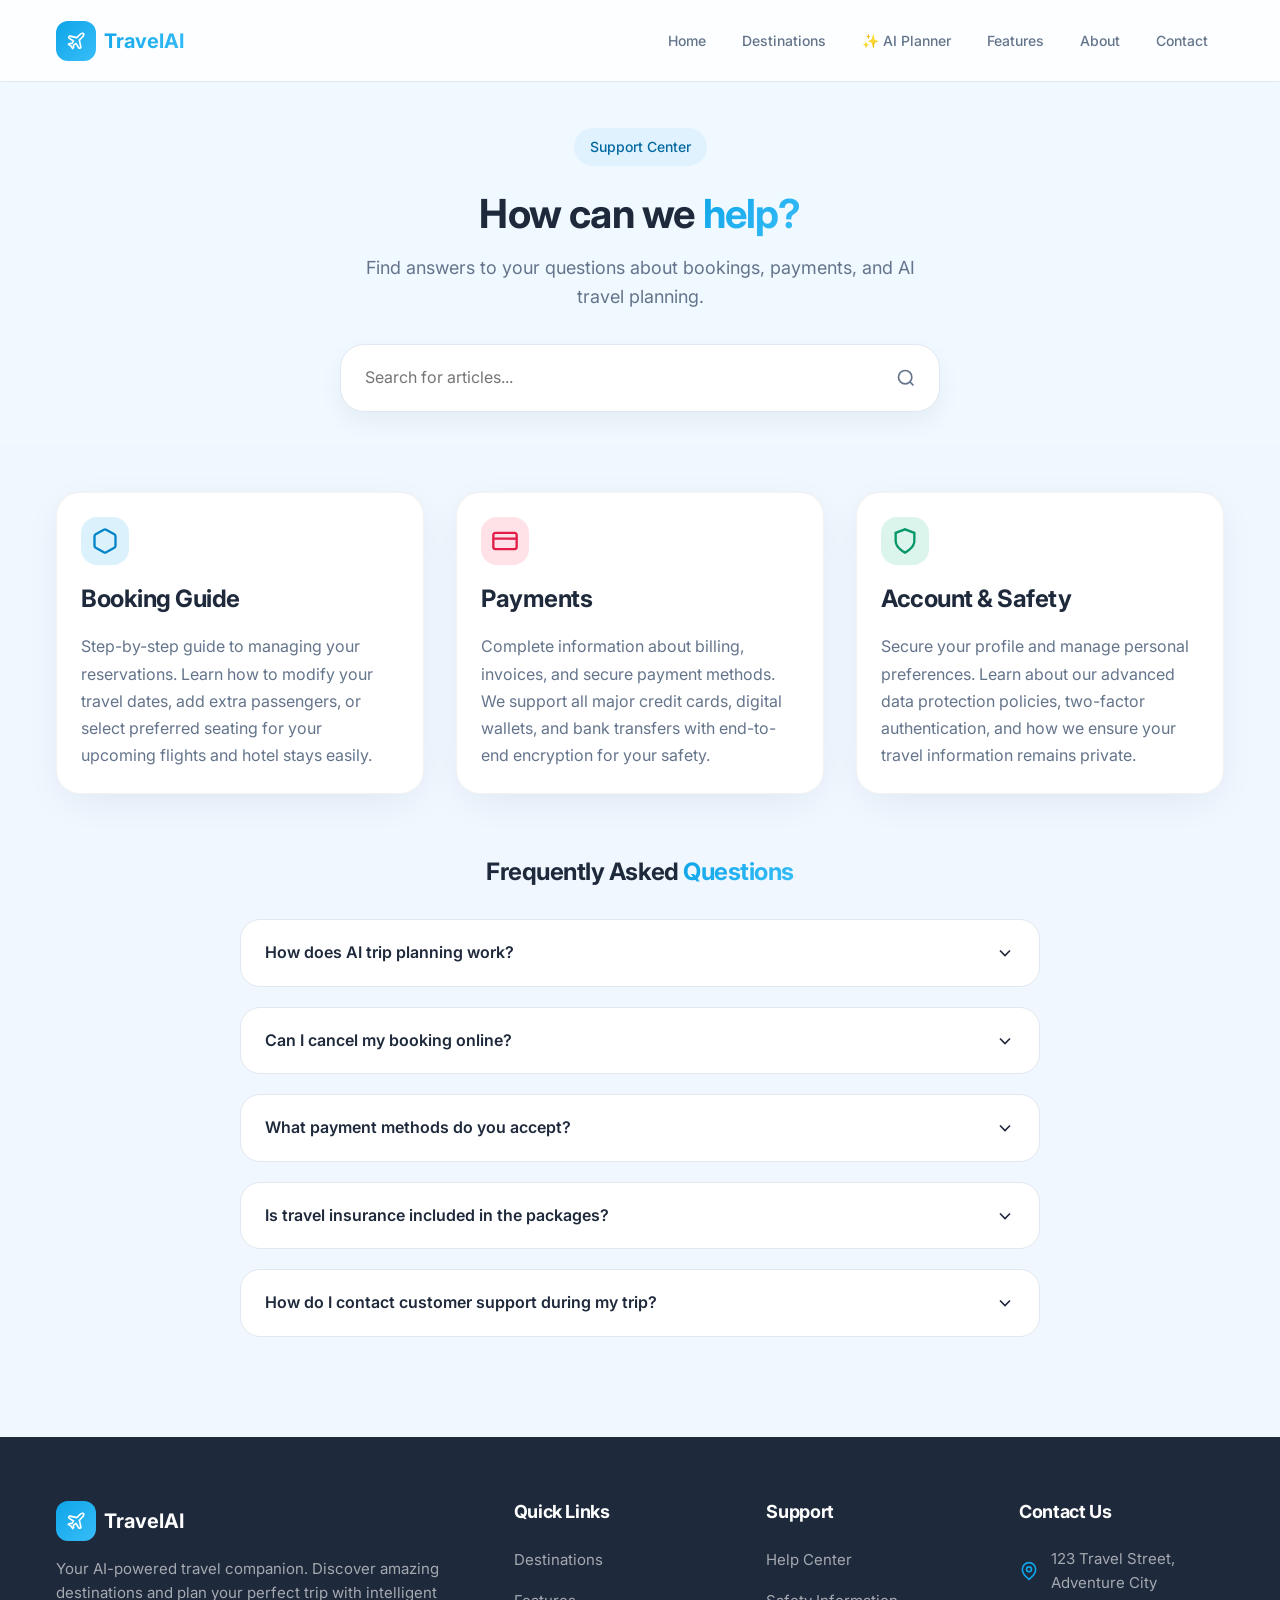
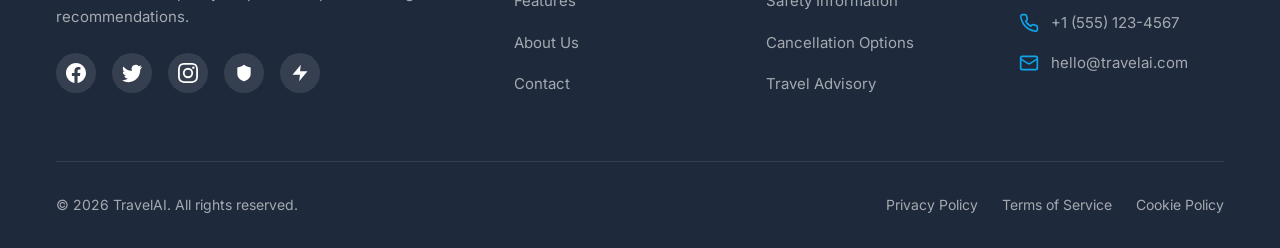
<file: help.html>
<!doctype html>
<html lang="en">
<head>
  <meta charset="UTF-8" />
  <meta name="viewport" content="width=device-width, initial-scale=1.0" />
  <title>Help Center | TravelAI</title>
  <link rel="icon" href="data:," />
  <link rel="preconnect" href="https://fonts.googleapis.com" />
  <link rel="preconnect" href="https://fonts.gstatic.com" crossorigin />
  <link href="https://fonts.googleapis.com/css2?family=Inter:wght@300;400;500;600;700;800&display=swap" rel="stylesheet" />
  <link rel="stylesheet" href="css/main.css" />
</head>
<body>

<!-- NAVBAR -->
<nav class="navbar glass">
  <div class="container">
    <div class="navbar-inner">
      <a class="brand" href="index.html">
        <div class="brand-icon">
          <svg xmlns="http://www.w3.org/2000/svg" width="20" height="20" viewBox="0 0 24 24" fill="none" stroke="currentColor" stroke-width="2" stroke-linecap="round" stroke-linejoin="round"><path d="M17.8 19.2 16 11l3.5-3.5C21 6 21.5 4 21 3c-1-.5-3 0-4.5 1.5L13 8 4.8 6.2c-.5-.1-.9.1-1.1.5l-.3.5c-.2.5-.1 1 .3 1.3L9 12l-2 3H4l-1 1 3 2 2 3 1-1v-3l3-2 3.5 5.3c.3.4.8.5 1.3.3l.5-.2c.4-.3.6-.7.5-1.2z"/></svg>
        </div>
        <span class="brand-text text-gradient-ocean">TravelAI</span>
      </a>
      <div class="nav-links">
        <a href="index.html" class="nav-link">Home</a>
        <a href="destinations.html" class="nav-link">Destinations</a>
        <a href="itinerary.html" class="nav-link nav-link-emphasis">✨ AI Planner</a>
        <a href="features.html" class="nav-link">Features</a>
        <a href="about.html" class="nav-link">About</a>
        <a href="contact.html" class="nav-link">Contact</a>
      </div>
      <div class="nav-auth">
        <a href="login.html" class="btn-ghost" style="text-decoration:none; display:inline-flex; align-items:center; gap:0.5rem;">
          <svg xmlns="http://www.w3.org/2000/svg" width="16" height="16" viewBox="0 0 24 24" fill="none" stroke="currentColor" stroke-width="2" stroke-linecap="round" stroke-linejoin="round"><path d="M19 21v-2a4 4 0 0 0-4-4H9a4 4 0 0 0-4 4v2"/><circle cx="12" cy="7" r="4"/></svg>
          Login
        </a>
        <a href="signup.html" class="btn-gradient" style="text-decoration:none;">Sign Up</a>
      </div>
      <button class="nav-toggle" type="button" aria-label="Open menu" data-nav-toggle>
        <svg xmlns="http://www.w3.org/2000/svg" width="24" height="24" viewBox="0 0 24 24" fill="none" stroke="currentColor" stroke-width="2" stroke-linecap="round" stroke-linejoin="round"><line x1="4" x2="20" y1="6" y2="6"/><line x1="4" x2="20" y1="12" y2="12"/><line x1="4" x2="20" y1="18" y2="18"/></svg>
      </button>
    </div>
    <div class="nav-mobile" data-nav-panel>
      <a href="index.html" class="nav-link">Home</a>
      <a href="destinations.html" class="nav-link">Destinations</a>
      <a href="itinerary.html" class="nav-link nav-link-emphasis">✨ AI Planner</a>
      <a href="features.html" class="nav-link">Features</a>
      <a href="about.html" class="nav-link">About</a>
      <a href="contact.html" class="nav-link">Contact</a>
      <div class="nav-mobile-auth">
        <a href="login.html" class="btn-outline" style="text-decoration:none; text-align:center;">Login</a>
        <a href="signup.html" class="btn-gradient" style="text-decoration:none; text-align:center;">Sign Up</a>
      </div>
    </div>
  </div>
</nav>

<header class="page-hero">
  <div class="container">
    <span class="travel-badge">Support Center</span>
    <h1>How can we <span class="text-gradient-ocean">help?</span></h1>
    <p>Find answers to your questions about bookings, payments, and AI travel planning.</p>
    <div style="max-width: 600px; margin: 2rem auto 0; position: relative;">
      <input type="text" placeholder="Search for articles..." style="width:100%; padding: 1.25rem 3rem 1.25rem 1.5rem; border-radius: 1.5rem; border: 1px solid var(--border); box-shadow: 0 10px 25px rgba(0,0,0,0.05);">
      <svg style="position:absolute; right:1.5rem; top:50%; transform:translateY(-50%); color:var(--muted);" xmlns="http://www.w3.org/2000/svg" width="20" height="20" viewBox="0 0 24 24" fill="none" stroke="currentColor" stroke-width="2"><circle cx="11" cy="11" r="8"/><path d="m21 21-4.3-4.3"/></svg>
    </div>
  </div>
</header>

<section class="section" style="padding-top: 2rem;">
  <div class="container">
    <div class="support-grid" style="margin-top: 1rem;">
      <div class="travel-card support-card reveal">
        <div class="support-icon ocean">
          <svg xmlns="http://www.w3.org/2000/svg" width="28" height="28" viewBox="0 0 24 24" fill="none" stroke="currentColor" stroke-width="2"><path d="M21 16V8a2 2 0 0 0-1-1.73l-7-4a2 2 0 0 0-2 0l-7 4A2 2 0 0 0 3 8v8a2 2 0 0 0 1 1.73l7 4a2 2 0 0 0 2 0l7-4A2 2 0 0 0 21 16z"/></svg>
        </div>
        <h3>Booking Guide</h3>
        <p>Step-by-step guide to managing your reservations. Learn how to modify your travel dates, add extra passengers, or select preferred seating for your upcoming flights and hotel stays easily.</p>
      </div>

      <div class="travel-card support-card reveal">
        <div class="support-icon coral">
          <svg xmlns="http://www.w3.org/2000/svg" width="28" height="28" viewBox="0 0 24 24" fill="none" stroke="currentColor" stroke-width="2"><rect width="20" height="14" x="2" y="5" rx="2"/><line x1="2" x2="22" y1="10" y2="10"/></svg>
        </div>
        <h3>Payments</h3>
        <p>Complete information about billing, invoices, and secure payment methods. We support all major credit cards, digital wallets, and bank transfers with end-to-end encryption for your safety.</p>
      </div>

      <div class="travel-card support-card reveal">
        <div class="support-icon nature">
          <svg xmlns="http://www.w3.org/2000/svg" width="28" height="28" viewBox="0 0 24 24" fill="none" stroke="currentColor" stroke-width="2"><path d="M12 22s8-4 8-10V5l-8-3-8 3v7c0 6 8 10 8 10z"/></svg>
        </div>
        <h3>Account & Safety</h3>
        <p>Secure your profile and manage personal preferences. Learn about our advanced data protection policies, two-factor authentication, and how we ensure your travel information remains private.</p>
      </div>
    </div>

    <div class="faq-section">
      <h2 class="text-center" style="margin-bottom: 2rem;">Frequently Asked <span class="text-gradient-ocean">Questions</span></h2>
      
      <div class="faq-item">
        <div class="faq-question">How does AI trip planning work? <svg xmlns="http://www.w3.org/2000/svg" width="20" height="20" viewBox="0 0 24 24" fill="none" stroke="currentColor" stroke-width="2"><path d="m6 9 6 6 6-6"/></svg></div>
        <div class="faq-answer">Our AI analyzes thousands of data points including your preferences, weather, and local events to create a personalized itinerary just for you.</div>
      </div>

      <div class="faq-item">
        <div class="faq-question">Can I cancel my booking online? <svg xmlns="http://www.w3.org/2000/svg" width="20" height="20" viewBox="0 0 24 24" fill="none" stroke="currentColor" stroke-width="2"><path d="m6 9 6 6 6-6"/></svg></div>
        <div class="faq-answer">Yes, most bookings can be cancelled through your dashboard under "My Trips" depending on the cancellation policy of the package.</div>
      </div>

      <div class="faq-item">
        <div class="faq-question">What payment methods do you accept? <svg xmlns="http://www.w3.org/2000/svg" width="20" height="20" viewBox="0 0 24 24" fill="none" stroke="currentColor" stroke-width="2"><path d="m6 9 6 6 6-6"/></svg></div>
        <div class="faq-answer">We accept all major credit/debit cards, PayPal, and Apple Pay. All transactions are encrypted and secured using industry-standard protocols.</div>
      </div>

      <div class="faq-item">
        <div class="faq-question">Is travel insurance included in the packages? <svg xmlns="http://www.w3.org/2000/svg" width="20" height="20" viewBox="0 0 24 24" fill="none" stroke="currentColor" stroke-width="2"><path d="m6 9 6 6 6-6"/></svg></div>
        <div class="faq-answer">Standard packages do not include insurance, but you can add comprehensive travel insurance during the checkout process for added peace of mind.</div>
      </div>

      <div class="faq-item">
        <div class="faq-question">How do I contact customer support during my trip? <svg xmlns="http://www.w3.org/2000/svg" width="20" height="20" viewBox="0 0 24 24" fill="none" stroke="currentColor" stroke-width="2"><path d="m6 9 6 6 6-6"/></svg></div>
        <div class="faq-answer">Our 24/7 support team is available via the live chat in our app, or you can call the emergency hotline number provided in your booking confirmation.</div>
      </div>
    </div>
  </div>
</section>

<!-- FOOTER -->
<footer class="footer">
  <div class="container">
    <div class="footer-grid">
      <div class="footer-brand">
        <a class="brand" href="index.html"><div class="brand-icon"><svg xmlns="http://www.w3.org/2000/svg" width="20" height="20" viewBox="0 0 24 24" fill="none" stroke="currentColor" stroke-width="2"><path d="M17.8 19.2 16 11l3.5-3.5C21 6 21.5 4 21 3c-1-.5-3 0-4.5 1.5L13 8 4.8 6.2c-.5-.1-.9.1-1.1.5l-.3.5c-.2.5-.1 1 .3 1.3L9 12l-2 3H4l-1 1 3 2 2 3 1-1v-3l3-2 3.5 5.3c.3.4.8.5 1.3.3l.5-.2c.4-.3.6-.7.5-1.2z"/></svg></div><span class="brand-text">TravelAI</span></a>
        <p>Your AI-powered travel companion. Discover amazing destinations and plan your perfect trip with intelligent recommendations.</p>
        <div class="footer-social">
          <a href="#"><svg xmlns="http://www.w3.org/2000/svg" width="20" height="20" viewBox="0 0 24 24" fill="currentColor"><path d="M24 12.073c0-6.627-5.373-12-12-12s-12 5.373-12 12c0 5.99 4.388 10.954 10.125 11.854v-8.385H7.078v-3.47h3.047V9.43c0-3.007 1.792-4.669 4.533-4.669 1.312 0 2.686.235 2.686.235v2.953H15.83c-1.491 0-1.956.925-1.956 1.874v2.25h3.328l-.532 3.47h-2.796v8.385C19.612 23.027 24 18.062 24 12.073z"/></svg></a>
          <a href="#"><svg xmlns="http://www.w3.org/2000/svg" width="20" height="20" viewBox="0 0 24 24" fill="currentColor"><path d="M23.953 4.57a10 10 0 01-2.825.775 4.958 4.958 0 002.163-2.723c-.951.56-2.005.97-3.14 1.2a4.992 4.992 0 00-8.51 4.555c0 .39.045.765.127 1.124C7.728 9.215 4.1 7.33 1.671 4.149a4.968 4.968 0 00-.675 2.507c0 1.728.88 3.252 2.213 4.15a4.94 4.94 0 01-2.253-.622v.06a4.993 4.993 0 004 4.897 4.93 4.93 0 01-2.244.084 4.996 4.996 0 004.652 3.465 10.029 10.029 0 01-6.186 2.131c-.398 0-.79-.023-1.175-.069a14.16 14.16 0 007.65 2.243c9.18 0 14.199-7.603 14.199-14.199 0-.216-.005-.432-.015-.647A10.14 10.14 0 0024 4.57z"/></svg></a>
          <a href="#"><svg xmlns="http://www.w3.org/2000/svg" width="20" height="20" viewBox="0 0 24 24" fill="currentColor"><path d="M12 2.163c3.204 0 3.584.012 4.85.07 3.252.148 4.771 1.691 4.919 4.919.058 1.265.069 1.645.069 4.849 0 3.205-.012 3.584-.069 4.849-.149 3.225-1.664 4.771-4.919 4.919-1.266.058-1.644.07-4.85.07-3.204 0-3.584-.012-4.849-.07-3.26-.149-4.771-1.699-4.919-4.92-.058-1.265-.07-1.644-.07-4.849 0-3.204.013-3.583.07-4.849.149-3.227 1.664-4.771 4.919-4.919 1.266-.057 1.645-.069 4.849-.069zM12 0C8.741 0 8.333.014 7.053.072 2.695.272.273 2.69.073 7.052.014 8.333 0 8.741 0 12c0 3.259.014 3.668.072 4.948.2 4.358 2.618 6.78 6.98 6.98C8.333 23.986 8.741 24 12 24c3.259 0 3.668-.014 4.948-.072 4.354-.2 6.782-2.618 6.979-6.98.059-1.28.073-1.689.073-4.948 0-3.259-.014-3.667-.072-4.947-.196-4.354-2.617-6.78-6.979-6.98C15.668.014 15.259 0 12 0zm0 5.838a6.162 6.162 0 100 12.324 6.162 6.162 0 000-12.324zM12 16a4 4 0 110-8 4 4 0 010 8zm6.406-11.845a1.44 1.44 0 100 2.881 1.44 1.44 0 000-2.881z"/></svg></a>
          <a href="#"><svg xmlns="http://www.w3.org/2000/svg" width="20" height="20" viewBox="0 0 24 24" fill="currentColor"><path d="M20 13c0 5-3.5 7.5-7.66 8.95a1 1 0 0 1-.67-.01C7.5 20.5 4 18 4 13V6a1 1 0 0 1 1-1c2 0 4.5-1.2 6.24-2.72a1.17 1.17 0 0 1 1.52 0C14.51 3.81 17 5 19 5a1 1 0 0 1 1 1z"/></svg></a>
          <a href="#"><svg xmlns="http://www.w3.org/2000/svg" width="20" height="20" viewBox="0 0 24 24" fill="currentColor"><path d="M13 2 3 14h9l-1 8 10-12h-9l1-8z"/></svg></a>
        </div>
      </div>
      <div><h4>Quick Links</h4><ul><li><a href="destinations.html">Destinations</a></li><li><a href="features.html">Features</a></li><li><a href="about.html">About Us</a></li><li><a href="contact.html">Contact</a></li></ul></div>
      <div><h4>Support</h4><ul>
          <li><a href="help.html">Help Center</a></li>
          <li><a href="safety.html">Safety Information</a></li>
          <li><a href="cancellation.html">Cancellation Options</a></li>
          <li><a href="advisory.html">Travel Advisory</a></li></ul></div>
      <div><h4>Contact Us</h4><ul class="footer-contact"><li><svg xmlns="http://www.w3.org/2000/svg" width="20" height="20" viewBox="0 0 24 24" fill="none" stroke="currentColor" stroke-width="2"><path d="M20 10c0 6-8 12-8 12s-8-6-8-12a8 8 0 0 1 16 0Z"/><circle cx="12" cy="10" r="3"/></svg><span>123 Travel Street, Adventure City</span></li><li><svg xmlns="http://www.w3.org/2000/svg" width="20" height="20" viewBox="0 0 24 24" fill="none" stroke="currentColor" stroke-width="2"><path d="M22 16.92v3a2 2 0 0 1-2.18 2 19.79 19.79 0 0 1-8.63-3.07 19.5 19.5 0 0 1-6-6 19.79 19.79 0 0 1-3.07-8.67A2 2 0 0 1 4.11 2h3a2 2 0 0 1 2 1.72c.127.96.361 1.903.7 2.81a2 2 0 0 1-.45 2.11L8.09 9.91a16 16 0 0 0 6 6l1.27-1.27a2 2 0 0 1 2.11-.45c.907.339 1.85.573 2.81.7A2 2 0 0 1 22 16.92z"/></svg><span>+1 (555) 123-4567</span></li><li><svg xmlns="http://www.w3.org/2000/svg" width="20" height="20" viewBox="0 0 24 24" fill="none" stroke="currentColor" stroke-width="2"><rect width="20" height="16" x="2" y="4" rx="2"/><path d="m22 7-8.97 5.7a1.94 1.94 0 0 1-2.06 0L2 7"/></svg><span>hello@travelai.com</span></li></ul></div>
    </div>
    <div class="footer-bottom">
      <p>&copy; <span data-year></span> TravelAI. All rights reserved.</p>
      <div class="footer-bottom-links"><a href="#">Privacy Policy</a><a href="#">Terms of Service</a><a href="#">Cookie Policy</a></div>
    </div>
  </div>
</footer>

<script src="js/main.js"></script>
</body>
</html>
</file>
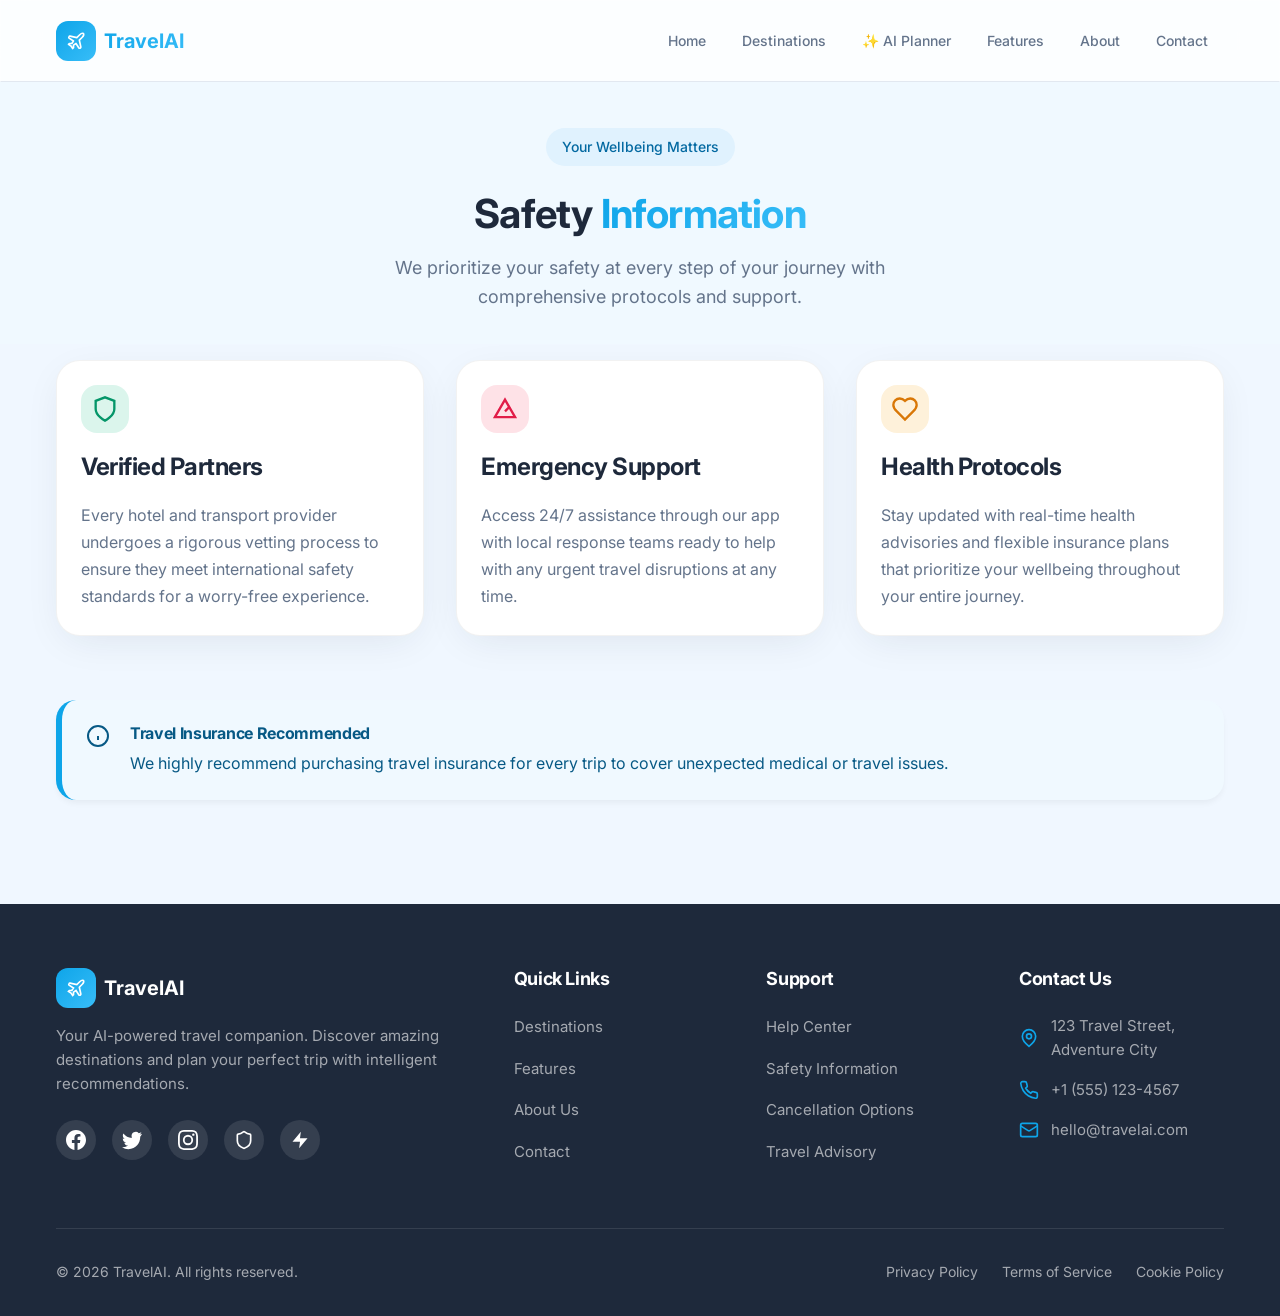
<file: safety.html>
<!doctype html>
<html lang="en">
<head>
  <meta charset="UTF-8" />
  <meta name="viewport" content="width=device-width, initial-scale=1.0" />
  <title>Safety Information | TravelAI</title>
  <link rel="icon" href="data:," />
  <link rel="preconnect" href="https://fonts.googleapis.com" />
  <link rel="preconnect" href="https://fonts.gstatic.com" crossorigin />
  <link href="https://fonts.googleapis.com/css2?family=Inter:wght@300;400;500;600;700;800&display=swap" rel="stylesheet" />
  <link rel="stylesheet" href="css/main.css" />
</head>
<body>

<!-- NAVBAR -->
<nav class="navbar glass">
  <div class="container">
    <div class="navbar-inner">
      <a class="brand" href="index.html">
        <div class="brand-icon">
          <svg xmlns="http://www.w3.org/2000/svg" width="20" height="20" viewBox="0 0 24 24" fill="none" stroke="currentColor" stroke-width="2" stroke-linecap="round" stroke-linejoin="round"><path d="M17.8 19.2 16 11l3.5-3.5C21 6 21.5 4 21 3c-1-.5-3 0-4.5 1.5L13 8 4.8 6.2c-.5-.1-.9.1-1.1.5l-.3.5c-.2.5-.1 1 .3 1.3L9 12l-2 3H4l-1 1 3 2 2 3 1-1v-3l3-2 3.5 5.3c.3.4.8.5 1.3.3l.5-.2c.4-.3.6-.7.5-1.2z"/></svg>
        </div>
        <span class="brand-text text-gradient-ocean">TravelAI</span>
      </a>
      <div class="nav-links">
        <a href="index.html" class="nav-link">Home</a>
        <a href="destinations.html" class="nav-link">Destinations</a>
        <a href="itinerary.html" class="nav-link nav-link-emphasis">✨ AI Planner</a>
        <a href="features.html" class="nav-link">Features</a>
        <a href="about.html" class="nav-link">About</a>
        <a href="contact.html" class="nav-link">Contact</a>
      </div>
      <div class="nav-auth">
        <a href="login.html" class="btn-ghost" style="text-decoration:none; display:inline-flex; align-items:center; gap:0.5rem;">
          <svg xmlns="http://www.w3.org/2000/svg" width="16" height="16" viewBox="0 0 24 24" fill="none" stroke="currentColor" stroke-width="2" stroke-linecap="round" stroke-linejoin="round"><path d="M19 21v-2a4 4 0 0 0-4-4H9a4 4 0 0 0-4 4v2"/><circle cx="12" cy="7" r="4"/></svg>
          Login
        </a>
        <a href="signup.html" class="btn-gradient" style="text-decoration:none;">Sign Up</a>
      </div>
      <button class="nav-toggle" type="button" aria-label="Open menu" data-nav-toggle>
        <svg xmlns="http://www.w3.org/2000/svg" width="24" height="24" viewBox="0 0 24 24" fill="none" stroke="currentColor" stroke-width="2" stroke-linecap="round" stroke-linejoin="round"><line x1="4" x2="20" y1="6" y2="6"/><line x1="4" x2="20" y1="12" y2="12"/><line x1="4" x2="20" y1="18" y2="18"/></svg>
      </button>
    </div>
    <div class="nav-mobile" data-nav-panel>
      <a href="index.html" class="nav-link">Home</a>
      <a href="destinations.html" class="nav-link">Destinations</a>
      <a href="itinerary.html" class="nav-link nav-link-emphasis">✨ AI Planner</a>
      <a href="features.html" class="nav-link">Features</a>
      <a href="about.html" class="nav-link">About</a>
      <a href="contact.html" class="nav-link">Contact</a>
      <div class="nav-mobile-auth">
        <a href="login.html" class="btn-outline" style="text-decoration:none; text-align:center;">Login</a>
        <a href="signup.html" class="btn-gradient" style="text-decoration:none; text-align:center;">Sign Up</a>
      </div>
    </div>
  </div>
</nav>

<header class="page-hero">
  <div class="container">
    <span class="travel-badge">Your Wellbeing Matters</span>
    <h1>Safety <span class="text-gradient-ocean">Information</span></h1>
    <p>We prioritize your safety at every step of your journey with comprehensive protocols and support.</p>
  </div>
</header>

<section class="section" style="padding-top: 1rem;">
  <div class="container">
    <div class="support-grid" style="margin-top: 0;">
      <div class="travel-card support-card reveal">
        <div class="support-icon nature">
          <svg xmlns="http://www.w3.org/2000/svg" width="28" height="28" viewBox="0 0 24 24" fill="none" stroke="currentColor" stroke-width="2"><path d="M12 22s8-4 8-10V5l-8-3-8 3v7c0 6 8 10 8 10z"/></svg>
        </div>
        <h3>Verified Partners</h3>
        <p>Every hotel and transport provider undergoes a rigorous vetting process to ensure they meet international safety standards for a worry-free experience.</p>
      </div>

      <div class="travel-card support-card reveal">
        <div class="support-icon coral">
          <svg xmlns="http://www.w3.org/2000/svg" width="28" height="28" viewBox="0 0 24 24" fill="none" stroke="currentColor" stroke-width="2"><path d="m12 14 4-4"/><path d="m3.34 19 8.66-15 8.66 15z"/></svg>
        </div>
        <h3>Emergency Support</h3>
        <p>Access 24/7 assistance through our app with local response teams ready to help with any urgent travel disruptions at any time.</p>
      </div>

      <div class="travel-card support-card reveal">
        <div class="support-icon gold">
          <svg xmlns="http://www.w3.org/2000/svg" width="28" height="28" viewBox="0 0 24 24" fill="none" stroke="currentColor" stroke-width="2"><path d="M19 14c1.49-1.46 3-3.21 3-5.5A5.5 5.5 0 0 0 16.5 3c-1.76 0-3 .5-4.5 2-1.5-1.5-2.74-2-4.5-2A5.5 5.5 0 0 0 2 8.5c0 2.3 1.5 4.05 3 5.5l7 7Z"/></svg>
        </div>
        <h3>Health Protocols</h3>
        <p>Stay updated with real-time health advisories and flexible insurance plans that prioritize your wellbeing throughout your entire journey.</p>
      </div>
    </div>

    <div style="margin-top: 4rem;">
      <div class="advisory-alert info">
        <svg xmlns="http://www.w3.org/2000/svg" width="24" height="24" viewBox="0 0 24 24" fill="none" stroke="currentColor" stroke-width="2"><circle cx="12" cy="12" r="10"/><line x1="12" x2="12" y1="16" y2="12"/><line x1="12" x2="12.01" y1="8" y2="8"/></svg>
        <div>
          <h4 style="margin-bottom:0.5rem;">Travel Insurance Recommended</h4>
          <p>We highly recommend purchasing travel insurance for every trip to cover unexpected medical or travel issues.</p>
        </div>
      </div>
    </div>
  </div>
</section>

<!-- FOOTER -->
<footer class="footer">
  <div class="container">
    <div class="footer-grid">
      <div class="footer-brand">
        <a class="brand" href="index.html"><div class="brand-icon"><svg xmlns="http://www.w3.org/2000/svg" width="20" height="20" viewBox="0 0 24 24" fill="none" stroke="currentColor" stroke-width="2"><path d="M17.8 19.2 16 11l3.5-3.5C21 6 21.5 4 21 3c-1-.5-3 0-4.5 1.5L13 8 4.8 6.2c-.5-.1-.9.1-1.1.5l-.3.5c-.2.5-.1 1 .3 1.3L9 12l-2 3H4l-1 1 3 2 2 3 1-1v-3l3-2 3.5 5.3c.3.4.8.5 1.3.3l.5-.2c.4-.3.6-.7.5-1.2z"/></svg></div><span class="brand-text">TravelAI</span></a>
        <p>Your AI-powered travel companion. Discover amazing destinations and plan your perfect trip with intelligent recommendations.</p>
        <div class="footer-social">
          <a href="#"><svg xmlns="http://www.w3.org/2000/svg" width="20" height="20" viewBox="0 0 24 24" fill="currentColor"><path d="M24 12.073c0-6.627-5.373-12-12-12s-12 5.373-12 12c0 5.99 4.388 10.954 10.125 11.854v-8.385H7.078v-3.47h3.047V9.43c0-3.007 1.792-4.669 4.533-4.669 1.312 0 2.686.235 2.686.235v2.953H15.83c-1.491 0-1.956.925-1.956 1.874v2.25h3.328l-.532 3.47h-2.796v8.385C19.612 23.027 24 18.062 24 12.073z"/></svg></a>
          <a href="#"><svg xmlns="http://www.w3.org/2000/svg" width="20" height="20" viewBox="0 0 24 24" fill="currentColor"><path d="M23.953 4.57a10 10 0 01-2.825.775 4.958 4.958 0 002.163-2.723c-.951.56-2.005.97-3.14 1.2a4.992 4.992 0 00-8.51 4.555c0 .39.045.765.127 1.124C7.728 9.215 4.1 7.33 1.671 4.149a4.968 4.968 0 00-.675 2.507c0 1.728.88 3.252 2.213 4.15a4.94 4.94 0 01-2.253-.622v.06a4.993 4.993 0 004 4.897 4.93 4.93 0 01-2.244.084 4.996 4.996 0 004.652 3.465 10.029 10.029 0 01-6.186 2.131c-.398 0-.79-.023-1.175-.069a14.16 14.16 0 007.65 2.243c9.18 0 14.199-7.603 14.199-14.199 0-.216-.005-.432-.015-.647A10.14 10.14 0 0024 4.57z"/></svg></a>
          <a href="#"><svg xmlns="http://www.w3.org/2000/svg" width="20" height="20" viewBox="0 0 24 24" fill="currentColor"><path d="M12 2.163c3.204 0 3.584.012 4.85.07 3.252.148 4.771 1.691 4.919 4.919.058 1.265.069 1.645.069 4.849 0 3.205-.012 3.584-.069 4.849-.149 3.225-1.664 4.771-4.919 4.919-1.266.058-1.644.07-4.85.07-3.204 0-3.584-.012-4.849-.07-3.26-.149-4.771-1.699-4.919-4.92-.058-1.265-.07-1.644-.07-4.849 0-3.204.013-3.583.07-4.849.149-3.227 1.664-4.771 4.919-4.919 1.266-.057 1.645-.069 4.849-.069zM12 0C8.741 0 8.333.014 7.053.072 2.695.272.273 2.69.073 7.052.014 8.333 0 8.741 0 12c0 3.259.014 3.668.072 4.948.2 4.358 2.618 6.78 6.98 6.98C8.333 23.986 8.741 24 12 24c3.259 0 3.668-.014 4.948-.072 4.354-.2 6.782-2.618 6.979-6.98.059-1.28.073-1.689.073-4.948 0-3.259-.014-3.667-.072-4.947-.196-4.354-2.617-6.78-6.979-6.98C15.668.014 15.259 0 12 0zm0 5.838a6.162 6.162 0 100 12.324 6.162 6.162 0 000-12.324zM12 16a4 4 0 110-8 4 4 0 010 8zm6.406-11.845a1.44 1.44 0 100 2.881 1.44 1.44 0 000-2.881z"/></svg></a>
          <a href="#"><svg xmlns="http://www.w3.org/2000/svg" width="20" height="20" viewBox="0 0 24 24" fill="none" stroke="currentColor" stroke-width="2"><path d="M20 13c0 5-3.5 7.5-7.66 8.95a1 1 0 0 1-.67-.01C7.5 20.5 4 18 4 13V6a1 1 0 0 1 1-1c2 0 4.5-1.2 6.24-2.72a1.17 1.17 0 0 1 1.52 0C14.51 3.81 17 5 19 5a1 1 0 0 1 1 1z"/></svg></a>
          <a href="#"><svg xmlns="http://www.w3.org/2000/svg" width="20" height="20" viewBox="0 0 24 24" fill="currentColor"><path d="M13 2 3 14h9l-1 8 10-12h-9l1-8z"/></svg></a>
        </div>
      </div>
      <div><h4>Quick Links</h4><ul><li><a href="destinations.html">Destinations</a></li><li><a href="features.html">Features</a></li><li><a href="about.html">About Us</a></li><li><a href="contact.html">Contact</a></li></ul></div>
      <div><h4>Support</h4><ul>
          <li><a href="help.html">Help Center</a></li>
          <li><a href="safety.html">Safety Information</a></li>
          <li><a href="cancellation.html">Cancellation Options</a></li>
          <li><a href="advisory.html">Travel Advisory</a></li></ul></div>
      <div><h4>Contact Us</h4><ul class="footer-contact"><li><svg xmlns="http://www.w3.org/2000/svg" width="20" height="20" viewBox="0 0 24 24" fill="none" stroke="currentColor" stroke-width="2"><path d="M20 10c0 6-8 12-8 12s-8-6-8-12a8 8 0 0 1 16 0Z"/><circle cx="12" cy="10" r="3"/></svg><span>123 Travel Street, Adventure City</span></li><li><svg xmlns="http://www.w3.org/2000/svg" width="20" height="20" viewBox="0 0 24 24" fill="none" stroke="currentColor" stroke-width="2"><path d="M22 16.92v3a2 2 0 0 1-2.18 2 19.79 19.79 0 0 1-8.63-3.07 19.5 19.5 0 0 1-6-6 19.79 19.79 0 0 1-3.07-8.67A2 2 0 0 1 4.11 2h3a2 2 0 0 1 2 1.72c.127.96.361 1.903.7 2.81a2 2 0 0 1-.45 2.11L8.09 9.91a16 16 0 0 0 6 6l1.27-1.27a2 2 0 0 1 2.11-.45c.907.339 1.85.573 2.81.7A2 2 0 0 1 22 16.92z"/></svg><span>+1 (555) 123-4567</span></li><li><svg xmlns="http://www.w3.org/2000/svg" width="20" height="20" viewBox="0 0 24 24" fill="none" stroke="currentColor" stroke-width="2"><rect width="20" height="16" x="2" y="4" rx="2"/><path d="m22 7-8.97 5.7a1.94 1.94 0 0 1-2.06 0L2 7"/></svg><span>hello@travelai.com</span></li></ul></div>
    </div>
    <div class="footer-bottom">
      <p>&copy; <span data-year></span> TravelAI. All rights reserved.</p>
      <div class="footer-bottom-links"><a href="#">Privacy Policy</a><a href="#">Terms of Service</a><a href="#">Cookie Policy</a></div>
    </div>
  </div>
</footer>

<script src="js/main.js"></script>
</body>
</html>
</file>
<file: css/main.css>
/* ============================================
   TravelAI — Design System (Plain CSS)
   Colors: Ocean blues, nature greens, warm corals, soft whites
   Style: Modern, clean, travel-inspired
   ============================================ */

/* --- Design Tokens --- */
:root {
  /* Core Colors */
  --bg: #f0f7ff;
  --surface: #ffffff;
  --card: #ffffff;
  --text: #1e293b;
  --muted: #64748b;
  --border: #e2e8f0;
  --shadow: 0 1px 3px rgba(0,0,0,.1);

  /* Primary — Ocean Blue */
  --ocean: #0ea5e9;
  --ocean-light: #e0f2fe;
  --ocean-dark: #0369a1;

  /* Secondary — Nature Green */
  --nature: #10b981;
  --nature-light: #d1fae5;
  --nature-dark: #047857;

  /* Accent — Warm Coral */
  --coral: #f97316;
  --coral-light: #fff7ed;

  /* Sand & Sky */
  --sand: #f5f0e8;
  --sky: #f0f9ff;

  /* Gradients */
  --gradient-ocean: linear-gradient(135deg, #0ea5e9 0%, #38bdf8 100%);
  --gradient-sunset: linear-gradient(135deg, #f97316 0%, #ef4444 100%);
  --gradient-nature: linear-gradient(135deg, #10b981 0%, #06b6d4 100%);
  --gradient-hero: linear-gradient(135deg, #0ea5e9 0%, #10b981 50%, #f97316 100%);
  --gradient-glass: linear-gradient(135deg, rgba(255,255,255,.9) 0%, rgba(255,255,255,.7) 100%);

  /* Shadows */
  --shadow-soft: 0 4px 20px -4px rgba(14,165,233,.15);
  --shadow-card: 0 10px 40px -10px rgba(30,41,59,.1);
  --shadow-elevated: 0 20px 60px -20px rgba(30,41,59,.2);
  --shadow-glow: 0 0 40px -10px rgba(14,165,233,.4);

  /* Radius */
  --radius: 0.75rem;
  --radius-lg: 1rem;
  --radius-xl: 1.5rem;

  /* Font */
  --font: 'Inter', 'Manrope', system-ui, -apple-system, sans-serif;

  /* Navbar height */
  --nav-h: 4rem;
}

/* --- Reset & Base --- */
*, *::before, *::after { box-sizing: border-box; margin: 0; padding: 0; }

html { scroll-behavior: smooth; }

body {
  font-family: var(--font);
  background: var(--bg);
  color: var(--text);
  line-height: 1.6;
  -webkit-font-smoothing: antialiased;
  -moz-osx-font-smoothing: grayscale;
}

h1, h2, h3, h4, h5, h6 {
  font-weight: 700;
  letter-spacing: -0.02em;
  line-height: 1.2;
}

a { text-decoration: none; color: inherit; }
img { max-width: 100%; display: block; }
ul { list-style: none; }
button { cursor: pointer; border: none; background: none; font: inherit; }
input, select, textarea { font: inherit; }

/* --- Utility --- */
.container {
  width: 100%;
  max-width: 1200px;
  margin: 0 auto;
  padding: 0 1rem;
}

.text-center { text-align: center; }

.text-gradient-ocean {
  background: var(--gradient-ocean);
  -webkit-background-clip: text;
  -webkit-text-fill-color: transparent;
  background-clip: text;
}

.text-gradient-sunset {
  background: var(--gradient-sunset);
  -webkit-background-clip: text;
  -webkit-text-fill-color: transparent;
  background-clip: text;
}

/* Small utilities to replace inline styles flagged by linters */
.mt-1-5 { margin-top: 1.5rem; }
.full-width { width: 100%; }
.btn-inline { text-decoration: none; display: inline-block; text-align: center; }

.nav-link-emphasis {
  color: #818cf8;
  font-weight: 700;
}

.ai-copy {
  color: var(--muted);
  margin-bottom: 2rem;
}

.ai-recommend-link {
  display: inline-flex;
  align-items: center;
  gap: .5rem;
  margin-top: 1rem;
}

/* --- Glass Effect --- */
.glass {
  background: rgba(255,255,255,.8);
  -webkit-backdrop-filter: blur(20px);
  backdrop-filter: blur(20px);
  border: 1px solid rgba(255,255,255,.2);
}

.glass-dark {
  background: rgba(0,0,0,.2);
  -webkit-backdrop-filter: blur(20px);
  backdrop-filter: blur(20px);
  border: 1px solid rgba(255,255,255,.1);
}

/* --- Navbar --- */
.navbar {
  position: fixed;
  top: 0; left: 0; right: 0;
  z-index: 100;
  border-bottom: 1px solid var(--border);
}

.navbar-inner {
  display: flex;
  align-items: center;
  justify-content: space-between;
  height: var(--nav-h);
}

.brand {
  display: flex;
  align-items: center;
  gap: .5rem;
}

.brand-icon {
  width: 2.5rem; height: 2.5rem;
  border-radius: var(--radius);
  background: var(--gradient-ocean);
  display: flex;
  align-items: center;
  justify-content: center;
  color: #fff;
}

.brand-icon svg { width: 1.25rem; height: 1.25rem; }

.brand-text {
  font-size: 1.25rem;
  font-weight: 700;
}

/* Desktop nav */
.nav-links {
  display: none;
  align-items: center;
  gap: .25rem;
}

.nav-link {
  padding: .5rem 1rem;
  border-radius: var(--radius);
  font-size: .875rem;
  font-weight: 500;
  color: var(--muted);
  transition: all .2s;
  position: relative;
}

.nav-link:hover { color: var(--text); background: var(--sky); }
.nav-link.active { color: var(--ocean); background: var(--ocean-light); }

.nav-auth {
  display: none;
  align-items: center;
  gap: .75rem;
}

.btn-ghost {
  padding: .5rem 1rem;
  border-radius: var(--radius);
  font-size: .875rem;
  font-weight: 500;
  color: var(--text);
  display: flex;
  align-items: center;
  gap: .5rem;
  transition: background .2s;
}

.btn-ghost:hover { background: var(--sky); }
.btn-ghost svg { width: 1rem; height: 1rem; }

.btn-gradient {
  padding: .5rem 1.25rem;
  border-radius: var(--radius);
  font-size: .875rem;
  font-weight: 600;
  color: #fff;
  background: var(--gradient-ocean);
  transition: opacity .2s;
}

.btn-gradient:hover { opacity: .9; }

/* Mobile toggle */
.nav-toggle {
  display: flex;
  align-items: center;
  justify-content: center;
  width: 2.5rem; height: 2.5rem;
  border-radius: var(--radius);
  transition: background .2s;
}

.nav-toggle:hover { background: var(--sky); }
.nav-toggle svg { width: 1.5rem; height: 1.5rem; color: var(--text); }

/* Mobile panel */
.nav-mobile {
  display: none;
  padding: 1rem 0;
  border-top: 1px solid var(--border);
}

.nav-mobile.is-open { display: block; }

.nav-mobile .nav-link {
  display: block;
  padding: .75rem 1rem;
  font-size: .875rem;
  font-weight: 500;
  border-radius: var(--radius);
}

.nav-mobile .nav-mobile-auth {
  display: flex;
  gap: .75rem;
  padding: 1rem;
  margin-top: .5rem;
}

.nav-mobile .nav-mobile-auth .btn-outline,
.nav-mobile .nav-mobile-auth .btn-gradient { flex: 1; text-align: center; }

.btn-outline {
  padding: .5rem 1rem;
  border-radius: var(--radius);
  font-size: .875rem;
  font-weight: 500;
  color: var(--ocean);
  border: 1px solid var(--ocean);
  transition: all .2s;
}

.btn-outline:hover {
  background: var(--ocean-light);
}

/* Desktop breakpoint */
@media (min-width: 768px) {
  :root { --nav-h: 5rem; }
  .nav-links { display: flex; }
  .nav-auth { display: flex; }
  .nav-toggle { display: none; }
  .nav-mobile { display: none !important; }
}

/* --- Hero Section --- */
.hero {
  position: relative;
  min-height: 100vh;
  display: flex;
  align-items: center;
  justify-content: center;
  overflow: hidden;
}

.hero-bg {
  position: absolute;
  inset: 0;
  background-size: cover;
  background-position: center;
  background-repeat: no-repeat;
}

.hero-bg img {
  width: 100%;
  height: 100%;
  object-fit: cover;
}

.hero-overlay {
  position: absolute;
  inset: 0;
  background: linear-gradient(to bottom, rgba(240,247,255,.3) 0%, rgba(240,247,255,.5) 50%, var(--bg) 100%);
}

.hero-content {
  position: relative;
  z-index: 10;
  max-width: 56rem;
  margin: 0 auto;
  text-align: center;
  padding: 5rem 1rem 3rem;
}

.hero .travel-badge {
  margin-top: 1.75rem;
}

/* Badge */
.travel-badge {
  display: inline-flex;
  align-items: center;
  gap: .5rem;
  padding: .5rem 1rem;
  border-radius: 9999px;
  background: var(--ocean-light);
  color: var(--ocean-dark);
  font-size: .875rem;
  font-weight: 500;
  margin-bottom: 1.5rem;
}

.badge-dot {
  width: .5rem; height: .5rem;
  border-radius: 50%;
  background: var(--ocean);
  animation: pulse 2s ease-in-out infinite;
}

/* Hero heading */
.hero-title {
  font-size: 2.5rem;
  margin-bottom: 1.5rem;
}

.hero-title .text-gradient-ocean {
  display: block;
  font-size: 3rem;
}

.hero-subtitle {
  font-size: 1.125rem;
  color: var(--muted);
  max-width: 36rem;
  margin: 0 auto 2.5rem;
  line-height: 1.7;
}

/* Search Card */
.searchcard {
  background: rgba(255,255,255,.85);
  -webkit-backdrop-filter: blur(20px);
  backdrop-filter: blur(20px);
  border: 1px solid rgba(255,255,255,.3);
  border-radius: var(--radius-xl);
  padding: 1rem;
  box-shadow: var(--shadow-elevated);
}

.searchcard-grid {
  display: grid;
  grid-template-columns: 1fr;
  gap: .75rem;
}

.search-input {
  position: relative;
}

.search-input svg {
  position: absolute;
  left: 1rem;
  top: 50%;
  transform: translateY(-50%);
  width: 1.25rem; height: 1.25rem;
  color: var(--muted);
  pointer-events: none;
}

.search-input input,
.search-input select {
  width: 100%;
  height: 3rem;
  padding: 0 1rem 0 3rem;
  border-radius: var(--radius);
  border: 1px solid var(--border);
  background: var(--surface);
  font-size: .875rem;
  color: var(--text);
  transition: all .2s;
}

.search-input input:focus,
.search-input select:focus {
  outline: none;
  box-shadow: 0 0 0 3px rgba(14,165,233,.2);
  border-color: var(--ocean);
}

.search-btn {
  height: 3rem;
  border-radius: var(--radius);
  background: var(--gradient-ocean);
  color: #fff;
  font-size: 1rem;
  font-weight: 600;
  display: flex;
  align-items: center;
  justify-content: center;
  gap: .5rem;
  transition: opacity .2s;
  border: none;
  width: 100%;
}

.search-btn:hover { opacity: .9; }
.search-btn svg { width: 1.25rem; height: 1.25rem; }

/* Stats */
.hero-stats {
  display: flex;
  flex-wrap: wrap;
  justify-content: center;
  gap: 2rem;
  margin-top: 3rem;
}

.stat { text-align: center; }

.stat-value {
  font-size: 1.75rem;
  font-weight: 700;
}

.stat-label {
  font-size: .875rem;
  color: var(--muted);
}

/* Scroll Indicator */
.scroll-indicator {
  position: absolute;
  bottom: 2rem;
  left: 50%;
  transform: translateX(-50%);
  animation: bounceSoft 2s ease-in-out infinite;
}

.scroll-shell {
  width: 1.5rem; height: 2.5rem;
  border-radius: 9999px;
  border: 2px solid rgba(100,116,139,.3);
  display: flex;
  justify-content: center;
  padding-top: .5rem;
}

.scroll-dot {
  width: .375rem; height: .75rem;
  border-radius: 9999px;
  background: var(--ocean);
  animation: pulse 2s ease-in-out infinite;
}

@media (min-width: 768px) {
  .hero-title { font-size: 3.5rem; }
  .hero-title .text-gradient-ocean { font-size: 4.5rem; }
  .hero-subtitle { font-size: 1.25rem; }
  .searchcard { padding: 1.5rem; }
  .searchcard-grid { grid-template-columns: 1fr 1fr 1fr auto; }
  .search-btn { width: auto; padding: 0 2rem; }
  .hero-stats { gap: 4rem; }
  .stat-value { font-size: 2.5rem; }
}

@media (min-width: 1024px) {
  .hero-title { font-size: 4rem; }
  .hero-title .text-gradient-ocean { font-size: 5rem; }
}

/* --- Section Common --- */
.section {
  padding: 5rem 0;
}

.home-destinations {
  padding-top: 3.5rem;
}

.home-destinations .section-header-row > div {
  text-align: left;
}

.home-destinations .section-header-row > div p {
  margin-left: 0;
  margin-right: 0;
}

.section-white { background: #ffffff; }
.section-sky { background: var(--sky); }
.section-sand { background: var(--sand); }

.section-header {
  text-align: center;
  max-width: 48rem;
  margin: 0 auto 4rem;
}

.section-header .travel-badge { margin-bottom: 1rem; }

.section-header .btn-outline {
  display: inline-flex;
  align-items: center;
  gap: .5rem;
  margin: 1.25rem auto 0;
}

.section-header .btn-outline svg {
  width: 1rem;
  height: 1rem;
  transition: transform .2s;
}

.section-header .btn-outline:hover svg { transform: translateX(4px); }

.section-header h2 {
  font-size: 2rem;
  margin-bottom: 1rem;
}

.section-header p {
  font-size: 1.125rem;
  color: var(--muted);
}

@media (min-width: 768px) {
  .section-header h2 { font-size: 2.5rem; }
}

/* --- Travel Card --- */
.travel-card {
  background: var(--card);
  border-radius: var(--radius-xl);
  overflow: hidden;
  box-shadow: var(--shadow-card);
  transition: all .3s;
}

.travel-card:hover {
  transform: translateY(-8px);
  box-shadow: var(--shadow-elevated);
}

/* AI Glow on hover */
.ai-glow { position: relative; }

.ai-glow::before {
  content: '';
  position: absolute;
  inset: -1px;
  border-radius: var(--radius-xl);
  background: var(--gradient-ocean);
  filter: blur(20px);
  opacity: 0;
  transition: opacity .3s;
  z-index: -1;
}

.ai-glow:hover::before { opacity: .4; }

/* --- Feature Icon --- */
.feature-icon {
  width: 3.5rem; height: 3.5rem;
  border-radius: var(--radius-lg);
  display: flex;
  align-items: center;
  justify-content: center;
  color: #fff;
  background: var(--gradient-ocean);
  box-shadow: var(--shadow-glow);
  margin-bottom: 1.5rem;
}

.feature-icon svg { width: 1.5rem; height: 1.5rem; }

.feature-icon.nature { background: var(--gradient-nature); }
.feature-icon.sunset { background: var(--gradient-sunset); }

/* --- Features Grid --- */
.features-grid {
  display: grid;
  grid-template-columns: 1fr;
  gap: 1.5rem;
}

.features-grid .travel-card { padding: 2rem; }

.features-grid .travel-card h3 {
  font-size: 1.25rem;
  margin-bottom: .75rem;
}

.features-grid .travel-card p {
  color: var(--muted);
  font-size: .9375rem;
}

@media (min-width: 768px) {
  .features-grid { grid-template-columns: 1fr 1fr; }
}

@media (min-width: 1024px) {
  .features-grid { grid-template-columns: 1fr 1fr 1fr; }
}

/* --- Destination Card --- */
.destinations-grid {
  display: grid;
  grid-template-columns: 1fr;
  gap: 1.5rem;
}

.destination-card {
  position: relative;
  overflow: hidden;
  border-radius: var(--radius-xl);
  height: 25rem;
  display: block;
}

.destination-card img {
  position: absolute;
  inset: 0;
  width: 100%; height: 100%;
  object-fit: cover;
  transition: transform .5s;
}

.destination-card:hover img { transform: scale(1.1); }

.destination-card .dest-overlay {
  position: absolute;
  inset: 0;
  background: linear-gradient(to top, rgba(30,41,59,.8) 0%, rgba(30,41,59,.2) 50%, transparent 100%);
}

.destination-card .dest-tag {
  position: absolute;
  top: 1rem; left: 1rem;
  z-index: 5;
  padding: .25rem .75rem;
  border-radius: 9999px;
  background: rgba(14,165,233,.9);
  color: #fff;
  font-size: .75rem;
  font-weight: 500;
}

.destination-card .dest-info {
  position: absolute;
  bottom: 0; left: 0; right: 0;
  padding: 1.5rem;
  z-index: 5;
}

.destination-card .dest-rating {
  display: flex;
  align-items: center;
  gap: .25rem;
  color: var(--coral);
  margin-bottom: .5rem;
  font-size: .875rem;
  font-weight: 500;
}

.destination-card .dest-rating svg { width: 1rem; height: 1rem; fill: var(--coral); }
.destination-card .dest-rating span { color: #fff; }

.destination-card .dest-name {
  font-size: 1.25rem;
  font-weight: 700;
  color: #fff;
  display: flex;
  align-items: center;
  gap: .5rem;
  margin-bottom: .25rem;
}

.destination-card .dest-name svg { width: 1rem; height: 1rem; }
.destination-card .dest-price { color: rgba(255,255,255,.8); font-size: .875rem; }

@media (min-width: 768px) {
  .destinations-grid { grid-template-columns: 1fr 1fr; }
}

@media (min-width: 1024px) {
  .destinations-grid { grid-template-columns: 1fr 1fr 1fr 1fr; }
}

/* --- Section Header with Button --- */
.section-header-row {
  display: flex;
  flex-direction: column;
  gap: 1rem;
  margin-bottom: 3rem;
}

.section-header-row .travel-badge { margin-bottom: .5rem; }

.section-header-row h2 { font-size: 2rem; }
.section-header-row p { color: var(--muted); max-width: 36rem; }

.section-header-center {
  text-align: center;
  flex: 1;
}

.section-header-center p {
  margin-left: auto;
  margin-right: auto;
}

.section-header-row .btn-outline {
  display: inline-flex;
  align-items: center;
  gap: .5rem;
  align-self: flex-start;
}

.section-header-row .btn-outline svg {
  width: 1rem; height: 1rem;
  transition: transform .2s;
}

.section-header-row .btn-outline:hover svg { transform: translateX(4px); }

@media (min-width: 768px) {
  .section-header-row {
    flex-direction: row;
    justify-content: space-between;
    align-items: flex-end;
  }
  .section-header-row h2 { font-size: 2.5rem; }
  .section-header-row .btn-outline { align-self: flex-end; }
}

/* --- AI Recommendations --- */
.ai-grid {
  display: grid;
  grid-template-columns: 1fr;
  gap: 3rem;
  align-items: start;
}

.ai-label {
  display: flex;
  align-items: center;
  gap: .5rem;
  color: var(--ocean);
  font-weight: 500;
  margin-bottom: 1rem;
}

.ai-label svg { width: 1.25rem; height: 1.25rem; }

.pref-grid {
  display: grid;
  grid-template-columns: 1fr 1fr;
  gap: .75rem;
  margin-bottom: 2rem;
}

.pref-btn {
  display: flex;
  align-items: center;
  gap: .75rem;
  padding: 1rem;
  border-radius: var(--radius-lg);
  border: 2px solid var(--border);
  background: var(--card);
  font-size: .875rem;
  font-weight: 500;
  transition: all .2s;
  cursor: pointer;
}

.pref-btn svg { width: 1.25rem; height: 1.25rem; flex-shrink: 0; }

.pref-btn:hover { border-color: rgba(14,165,233,.5); }

.pref-btn.selected {
  border-color: var(--ocean);
  background: var(--ocean-light);
  color: var(--ocean);
}

.rec-card {
  padding: 1.5rem;
  margin-bottom: 1rem;
}

.rec-card .rec-top {
  display: flex;
  justify-content: space-between;
  align-items: flex-start;
  margin-bottom: 1rem;
}

.rec-card h3 { font-size: 1.125rem; margin-bottom: .25rem; }
.rec-card .rec-desc { font-size: .875rem; color: var(--muted); }

.rec-match {
  width: 3.5rem; height: 3.5rem;
  border-radius: 50%;
  background: var(--gradient-ocean);
  display: flex;
  align-items: center;
  justify-content: center;
  color: #fff;
  font-weight: 700;
  font-size: .875rem;
  flex-shrink: 0;
  margin-left: 1rem;
}

.rec-meta {
  display: flex;
  gap: 1.5rem;
  font-size: .875rem;
  color: var(--muted);
}

.rec-meta span {
  display: flex;
  align-items: center;
  gap: .25rem;
}

.rec-meta svg { width: 1rem; height: 1rem; }

@media (min-width: 768px) {
  .pref-grid { grid-template-columns: 1fr 1fr 1fr; }
}

@media (min-width: 1024px) {
  .ai-grid { grid-template-columns: 1fr 1fr; }

  .ai-left {
    align-self: center;
  }

  .ai-right {
    display: flex;
    flex-direction: column;
    gap: 1rem;
  }

  .ai-right .rec-card {
    margin-bottom: 0;
  }
}

/* --- Testimonials --- */
.testimonials-grid {
  display: grid;
  grid-template-columns: 1fr;
  gap: 1.5rem;
}

.testimonials-slider {
  position: relative;
}

.testimonials-viewport {
  overflow-x: auto;
  scroll-snap-type: x mandatory;
}

.testimonials-viewport::-webkit-scrollbar {
  display: none;
}

.testimonials-slider .testimonials-grid {
  display: flex;
  gap: 1.5rem;
}

.testimonials-slider .testimonial-card {
  flex: 0 0 100%;
  scroll-snap-align: start;
}

.slider-btn {
  position: absolute;
  top: 50%;
  transform: translateY(-50%);
  width: 2.75rem;
  height: 2.75rem;
  border-radius: 9999px;
  border: 1px solid var(--border);
  background: rgba(255, 255, 255, 0.9);
  color: var(--text);
  box-shadow: var(--shadow);
  display: inline-flex;
  align-items: center;
  justify-content: center;
  cursor: pointer;
  z-index: 2;
}

.slider-btn:hover {
  background: rgba(255, 255, 255, 1);
}

.slider-btn[disabled] {
  opacity: .45;
  cursor: not-allowed;
}

.testimonials-slider [data-testimonials-next] { right: -0.75rem; }

.testimonial-card {
  padding: 2rem;
  position: relative;
}

.testimonial-card .quote-icon {
  position: absolute;
  top: 1.5rem; right: 1.5rem;
  width: 2.5rem; height: 2.5rem;
  color: var(--ocean-light);
}

.testimonial-avatar {
  width: 3.5rem; height: 3.5rem;
  border-radius: 50%;
  background: var(--gradient-ocean);
  display: flex;
  align-items: center;
  justify-content: center;
  color: #fff;
  font-weight: 700;
  font-size: 1rem;
  flex-shrink: 0;
}

.testimonial-user {
  display: flex;
  align-items: center;
  gap: 1rem;
  margin-bottom: 1.5rem;
}

.testimonial-user h4 { font-weight: 600; }
.testimonial-user p { font-size: .875rem; color: var(--muted); }

.testimonial-stars {
  display: flex;
  gap: .25rem;
  margin-bottom: 1rem;
}

.testimonial-stars svg {
  width: 1rem; height: 1rem;
  fill: var(--coral);
  color: var(--coral);
}

.slider-btn.prev { left: -0.75rem; }
.slider-btn:not(.prev) { right: -0.75rem; }

@media (min-width: 768px) {
  .testimonials-grid { grid-template-columns: 1fr 1fr 1fr; }

  .testimonials-slider .testimonial-card {
    flex-basis: calc((100% - (1.5rem * 2)) / 3);
  }

  .slider-btn.prev { left: -1rem; }
  .slider-btn:not(.prev) { right: -1rem; }
}

/* --- CTA Section --- */
.cta-section {
  padding: 5rem 0;
  background: var(--gradient-ocean);
  position: relative;
  overflow: hidden;
}

.cta-section .cta-pattern {
  position: absolute;
  inset: 0;
  opacity: .1;
  pointer-events: none;
}

.cta-section .cta-circle {
  position: absolute;
  border-radius: 50%;
  border: 2px solid #fff;
}

.cta-section .cta-circle-1 { width: 18rem; height: 18rem; top: 2.5rem; left: 2.5rem; }
.cta-section .cta-circle-2 { width: 24rem; height: 24rem; bottom: 2.5rem; right: 2.5rem; }
.cta-section .cta-circle-3 { width: 37rem; height: 37rem; top: 50%; left: 50%; transform: translate(-50%,-50%); }

.cta-content {
  position: relative;
  z-index: 5;
  max-width: 48rem;
  margin: 0 auto;
  text-align: center;
}

.cta-badge {
  display: inline-flex;
  align-items: center;
  gap: .5rem;
  padding: .5rem 1rem;
  border-radius: 9999px;
  background: rgba(255,255,255,.2);
  color: #fff;
  font-size: .875rem;
  font-weight: 500;
  margin-bottom: 1.5rem;
}

.cta-badge svg { width: 1rem; height: 1rem; }

.cta-content h2 {
  font-size: 2rem;
  color: #fff;
  margin-bottom: 1.5rem;
}

.cta-content p {
  font-size: 1.125rem;
  color: rgba(255,255,255,.8);
  margin-bottom: 2.5rem;
}

.cta-buttons {
  display: flex;
  flex-direction: column;
  gap: 1rem;
  align-items: center;
}

.btn-white {
  padding: .75rem 2rem;
  border-radius: var(--radius);
  background: #fff;
  color: var(--text);
  font-weight: 600;
  font-size: 1rem;
  display: inline-flex;
  align-items: center;
  gap: .5rem;
  transition: opacity .2s;
}

.btn-white:hover { opacity: .9; }
.btn-white svg { width: 1.25rem; height: 1.25rem; transition: transform .2s; }
.btn-white:hover svg { transform: translateX(4px); }

/* --- Section Title & Subtitle --- */
.section-title {
  font-size: 2rem;
  font-weight: 700;
  margin-bottom: .75rem;
  text-align: center;
}

.section-subtitle {
  color: var(--muted);
  font-size: 1.0625rem;
  max-width: 36rem;
  margin: 0 auto 2.5rem;
  text-align: center;
}

/* --- Why Choose Section --- */
.why-choose-section {
  background: var(--sky);
  padding: 1.5rem 0;
}

.testimonials-section {
  padding: 1.5rem 0;
  margin-bottom: 3rem;
}

.packages-grid + .why-choose-section,
section:has(.packages-grid) + .why-choose-section {
  margin-top: -2rem;
}

.why-choose-grid {
  display: grid;
  grid-template-columns: 1fr;
  gap: 1.5rem;
}

.why-choose-card {
  background: #fff;
  border-radius: var(--radius-lg);
  padding: 2.5rem 2rem;
  text-align: center;
  box-shadow: 0 4px 20px rgba(0,0,0,.04);
  transition: all .4s cubic-bezier(0.165, 0.84, 0.44, 1);
  border: 1px solid rgba(0,0,0,0.03);
  position: relative;
  overflow: hidden;
}

.why-choose-card::before {
  content: '';
  position: absolute;
  top: 0; left: 0; width: 100%; height: 4px;
  background: var(--gradient-ocean);
  opacity: 1;
}

.why-choose-card:hover {
  transform: translateY(-10px);
  box-shadow: 0 12px 30px rgba(0,0,0,.08);
  border-color: rgba(0, 119, 255, 0.1);
}

.why-icon {
  width: 4rem;
  height: 4rem;
  border-radius: 1.25rem;
  background: var(--gradient-ocean);
  color: #fff;
  display: inline-flex;
  align-items: center;
  justify-content: center;
  margin-bottom: 1.5rem;
  transition: all .3s;
}

.why-choose-card h3 {
  font-size: 1.25rem;
  font-weight: 700;
  margin-bottom: .75rem;
  color: var(--text);
}

.why-choose-card p {
  color: var(--muted);
  font-size: .9375rem;
  line-height: 1.6;
}

@media (min-width: 768px) {
  .why-choose-grid { grid-template-columns: 1fr 1fr; }
}

@media (min-width: 1024px) {
  .why-choose-grid { grid-template-columns: 1fr 1fr 1fr 1fr; }
}

/* --- Packages Testimonials --- */
.testimonials-section {
  background: #f8fbff;
}

.testimonials-section .testimonial-card {
  background: #fff;
  border-radius: var(--radius-lg);
  padding: 2.5rem 2rem;
  box-shadow: 0 4px 20px rgba(0,0,0,.03);
  transition: all .4s ease;
  border: 1px solid rgba(0,0,0,0.02);
  position: relative;
  display: flex;
  flex-direction: column;
}

.testimonials-section .testimonial-card:hover {
  transform: translateY(-8px);
  box-shadow: 0 15px 35px rgba(0,0,0,.08);
  border-color: rgba(0, 119, 255, 0.1);
}

.testimonials-section .testimonial-card::after {
  content: '"';
  position: absolute;
  top: 1rem;
  right: 2rem;
  font-size: 5rem;
  color: var(--ocean);
  opacity: 0.1;
  font-family: serif;
  line-height: 1;
}

.testimonials-section .testimonial-stars {
  color: #ffb800;
  font-size: 1rem;
  margin-bottom: 1.25rem;
  display: flex;
  gap: 2px;
}

.testimonials-section .testimonial-text {
  color: var(--text);
  font-size: 1rem;
  line-height: 1.7;
  margin-bottom: 2rem;
  font-style: normal;
  flex-grow: 1;
}

.testimonials-section .testimonial-author {
  display: flex;
  align-items: center;
  gap: 1rem;
  padding-top: 1.5rem;
  border-top: 1px solid rgba(0,0,0,0.05);
}

.testimonials-section .testimonial-avatar {
  width: 3.25rem;
  height: 3.25rem;
  border-radius: 50%;
  background: var(--gradient-ocean);
  color: #fff;
  font-weight: 700;
  display: flex;
  align-items: center;
  justify-content: center;
  font-size: 1.125rem;
  flex-shrink: 0;
  box-shadow: 0 4px 10px rgba(0, 119, 255, 0.2);
}

.testimonials-section .testimonial-name {
  font-weight: 700;
  font-size: 1rem;
  color: var(--text);
  margin-bottom: 2px;
}

.testimonials-section .testimonial-trip {
  font-size: .8125rem;
  color: var(--ocean);
  font-weight: 600;
  text-transform: uppercase;
  letter-spacing: 0.5px;
}

.testimonials-section .testimonials-grid {
  display: grid;
  grid-template-columns: 1fr;
  gap: 1.5rem;
}

@media (min-width: 768px) {
  .testimonials-section .testimonials-grid { grid-template-columns: 1fr 1fr 1fr; }
}

/* --- Packages CTA Buttons --- */
.cta-section .cta-buttons {
  flex-direction: row;
  justify-content: center;
  gap: 1rem;
}

.cta-section .cta-buttons .btn-outline {
  border-color: #fff;
  color: #fff;
  background: transparent;
}

.cta-section .cta-buttons .btn-outline:hover {
  background: rgba(255,255,255,.15);
}

.btn-outline-white {
  padding: .75rem 2rem;
  border-radius: var(--radius);
  border: 1px solid #fff;
  background: transparent;
  color: #fff;
  font-weight: 600;
  font-size: 1rem;
  transition: background .2s;
}

.btn-outline-white:hover { background: rgba(255,255,255,.1); }

@media (min-width: 640px) {
  .cta-buttons { flex-direction: row; justify-content: center; }
  .cta-content h2 { font-size: 3rem; }
}

/* --- Footer --- */
.footer {
  background: var(--text);
  color: #fff;
  padding: 4rem 0 0;
}

.footer-grid {
  display: grid;
  grid-template-columns: 1fr;
  gap: 3rem;
}

.footer-brand p {
  color: rgba(255,255,255,.6);
  margin: 1rem 0 1.5rem;
  font-size: .9375rem;
}

.footer-social {
  display: flex;
  gap: 1rem;
}

.footer-social a {
  width: 2.5rem; height: 2.5rem;
  border-radius: 50%;
  background: rgba(255,255,255,.1);
  display: flex;
  align-items: center;
  justify-content: center;
  transition: background .2s;
}

.footer-social a:hover { background: var(--ocean); }
.footer-social a svg { width: 1.25rem; height: 1.25rem; }

.footer h4 {
  font-size: 1.125rem;
  margin-bottom: 1.5rem;
}

.footer ul li { margin-bottom: 1rem; }

.footer ul a {
  color: rgba(255,255,255,.6);
  font-size: .9375rem;
  transition: color .2s;
}

.footer ul a:hover { color: var(--ocean); }

.footer-contact li {
  display: flex;
  align-items: center;
  gap: .75rem;
  color: rgba(255,255,255,.6);
  font-size: .9375rem;
  margin-bottom: 1rem;
}

.footer-contact li svg { width: 1.25rem; height: 1.25rem; color: var(--ocean); flex-shrink: 0; }

.footer-bottom {
  border-top: 1px solid rgba(255,255,255,.1);
  margin-top: 3rem;
  padding: 2rem 0;
  display: flex;
  flex-direction: column;
  gap: 1rem;
  align-items: center;
}

.footer-bottom p {
  color: rgba(255,255,255,.6);
  font-size: .875rem;
}

.footer-bottom-links {
  display: flex;
  gap: 1.5rem;
}

.footer-bottom-links a {
  color: rgba(255,255,255,.6);
  font-size: .875rem;
  transition: color .2s;
}

.footer-bottom-links a:hover { color: var(--ocean); }

@media (min-width: 768px) {
  .footer-grid { grid-template-columns: 1fr 1fr; }
}

@media (min-width: 1024px) {
  .footer-grid { grid-template-columns: 2fr 1fr 1fr 1fr; }
  .footer-bottom { flex-direction: row; justify-content: space-between; }
}

/* --- Chatbot --- */
.chat-fab {
  position: fixed;
  bottom: 1.5rem; right: 1.5rem;
  z-index: 200;
  width: 3.5rem; height: 3.5rem;
  border-radius: 50%;
  background: var(--gradient-ocean);
  display: flex;
  align-items: center;
  justify-content: center;
  color: #fff;
  box-shadow: var(--shadow-glow);
  animation: pulseGlow 2s ease-in-out infinite;
  transition: transform .2s;
}

.chat-fab:hover { transform: scale(1.1); }
.chat-fab svg { width: 1.5rem; height: 1.5rem; }

.chat-fab.hidden { transform: scale(0); pointer-events: none; }

.chat-window {
  position: fixed;
  bottom: 1.5rem; right: 1.5rem;
  z-index: 200;
  width: 24rem;
  max-width: calc(100vw - 3rem);
  height: 37.5rem;
  max-height: calc(100vh - 6rem);
  background: var(--card);
  border-radius: var(--radius-xl);
  box-shadow: var(--shadow-elevated);
  border: 1px solid var(--border);
  display: none;
  flex-direction: column;
  overflow: hidden;
  animation: scaleIn .2s ease-out;
}

.chat-window.is-open { display: flex; }

.chat-head {
  background: var(--gradient-ocean);
  padding: 1rem;
  display: flex;
  align-items: center;
  justify-content: space-between;
}

.chat-head-left {
  display: flex;
  align-items: center;
  gap: .75rem;
}

.chat-avatar {
  width: 2.5rem; height: 2.5rem;
  border-radius: 50%;
  background: rgba(255,255,255,.2);
  display: flex;
  align-items: center;
  justify-content: center;
  color: #fff;
}

.chat-avatar svg { width: 1.25rem; height: 1.25rem; }

.chat-title { color: #fff; font-weight: 600; font-size: .9375rem; }

.chat-status {
  display: flex;
  align-items: center;
  gap: .25rem;
  color: rgba(255,255,255,.8);
  font-size: .75rem;
}

.chat-status .dot {
  width: .5rem; height: .5rem;
  border-radius: 50%;
  background: #10b981;
  animation: pulse 2s ease-in-out infinite;
}

.modal-close {
  position: absolute;
  top: 1rem; right: 1rem;
  z-index: 100;
  width: 2.5rem; height: 2.5rem;
  border-radius: 50%;
  background: rgba(255,255,255,0.9);
  color: #000;
  display: flex;
  align-items: center;
  justify-content: center;
  box-shadow: var(--shadow-elevated);
  transition: all .2s;
  cursor: pointer;
}

.modal-close:hover { 
  transform: scale(1.1); 
  background: #fff;
}

.chat-close {
  width: 2rem; height: 2rem;
  border-radius: 50%;
  background: rgba(255,255,255,.2);
  display: flex;
  align-items: center;
  justify-content: center;
  color: #fff;
  transition: background .2s;
}

.chat-close:hover { background: rgba(255,255,255,.3); }
.chat-close svg { width: 1rem; height: 1rem; }

.chat-body {
  flex: 1;
  overflow-y: auto;
  padding: 1rem;
  display: flex;
  flex-direction: column;
  gap: 1rem;
}

.msg {
  display: flex;
  align-items: flex-end;
  gap: .5rem;
  max-width: 85%;
}

.msg.user { align-self: flex-end; flex-direction: row-reverse; }
.msg.bot { align-self: flex-start; }

.msg-avatar {
  width: 2rem; height: 2rem;
  border-radius: 50%;
  display: flex;
  align-items: center;
  justify-content: center;
  flex-shrink: 0;
}

.msg.bot .msg-avatar { background: var(--sky); color: var(--text); }
.msg.user .msg-avatar { background: var(--ocean); color: #fff; }
.msg-avatar svg { width: 1rem; height: 1rem; }

.msg-bubble {
  padding: .75rem 1rem;
  border-radius: var(--radius-lg);
  font-size: .875rem;
  line-height: 1.5;
}

.msg.bot .msg-bubble {
  background: var(--sky);
  color: var(--text);
  border-bottom-left-radius: .25rem;
}

.msg.user .msg-bubble {
  background: var(--ocean);
  color: #fff;
  border-bottom-right-radius: .25rem;
}

.chat-suggestions {
  padding: 0 1rem .5rem;
}

.chat-suggestions p {
  display: flex;
  align-items: center;
  gap: .25rem;
  font-size: .75rem;
  color: var(--muted);
  margin-bottom: .5rem;
}

.chat-suggestions p svg { width: .75rem; height: .75rem; }

.chat-suggestions .chips {
  display: flex;
  flex-wrap: wrap;
  gap: .5rem;
}

.chat-suggestions .chip {
  padding: .375rem .75rem;
  border-radius: 9999px;
  background: var(--ocean-light);
  color: var(--ocean);
  font-size: .75rem;
  font-weight: 500;
  transition: all .2s;
  cursor: pointer;
}

.chat-suggestions .chip:hover {
  background: var(--ocean);
  color: #fff;
}

.chat-form {
  padding: 1rem;
  border-top: 1px solid var(--border);
  display: flex;
  gap: .5rem;
}

.chat-input {
  flex: 1;
  height: 2.5rem;
  padding: 0 .75rem;
  border-radius: var(--radius);
  border: 1px solid var(--border);
  background: var(--surface);
  font-size: .875rem;
  color: var(--text);
  transition: all .2s;
}

.chat-input:focus {
  outline: none;
  box-shadow: 0 0 0 3px rgba(14,165,233,.2);
  border-color: var(--ocean);
}

.chat-send {
  width: 2.5rem; height: 2.5rem;
  border-radius: var(--radius);
  background: var(--gradient-ocean);
  color: #fff;
  display: flex;
  align-items: center;
  justify-content: center;
  transition: opacity .2s;
}

.chat-send:hover { opacity: .9; }
.chat-send svg { width: 1rem; height: 1rem; }

/* --- Page Hero (inner pages) --- */
.page-hero {
  padding: 8rem 0 2rem;
  text-align: center;
  background: var(--sky);
}

.page-hero + .section {
  padding-top: 2rem;
}

.page-hero h1 {
  font-size: 2.5rem;
  margin-bottom: 1rem;
}

.page-hero p {
  color: var(--muted);
  font-size: 1.125rem;
  max-width: 36rem;
  margin: 0 auto;
}

/* --- Destinations Page --- */
.destinations-hero {
  background-image: linear-gradient(rgba(0, 0, 0, 0.4), rgba(0, 0, 0, 0.4)), url('../assests/mali.jpg');
  height: 100vh;
  display: flex;
  align-items: center;
  justify-content: center;
  text-align: center;
  padding-top: 80px; /* Navbar space */
  background-size: cover;
  background-position: center;
  background-attachment: scroll;
}

.destinations-hero h1 {
  font-size: clamp(2rem, 5vw, 3.25rem);
  margin-bottom: .75rem;
  color: #ffffff;
}

.destinations-hero p {
  color: rgba(255, 255, 255, 0.9);
  font-size: 1.125rem;
  max-width: 44rem;
  margin: 0 auto;
}

.dest-filter {
  display: flex;
  flex-wrap: wrap;
  gap: 1rem;
  justify-content: center;
  margin-bottom: 4rem; /* Spacing increased from hero */
  scroll-margin-top: 100px; /* Offset for smooth scroll */
}

.filter-chip {
  padding: .65rem 1rem;
  border-radius: var(--radius);
  border: 1px solid var(--border);
  background: var(--surface);
  color: var(--muted);
  font-weight: 600;
  font-size: .875rem;
  box-shadow: var(--shadow-soft);
  display: inline-flex;
  align-items: center;
  gap: .5rem;
  transition: transform .15s ease, background .15s ease, color .15s ease, border-color .15s ease;
}

.filter-chip i {
  color: var(--ocean);
}

.filter-chip:hover {
  transform: translateY(-1px);
  color: var(--text);
  border-color: rgba(14,165,233,.25);
}

.filter-chip.is-active {
  background: var(--ocean-light);
  color: var(--ocean-dark);
  border-color: rgba(14,165,233,.35);
}

.filter-chip.is-active i {
  color: var(--ocean-dark);
}

.filter-btn {
  padding: .6rem 1rem;
  border-radius: 9999px;
  border: 1px solid var(--border);
  background: var(--surface);
  color: var(--muted);
  font-weight: 600;
  font-size: .875rem;
  box-shadow: var(--shadow-soft);
  transition: transform .15s ease, background .15s ease, color .15s ease, border-color .15s ease;
}

.filter-btn:hover {
  transform: translateY(-1px);
  color: var(--text);
  border-color: rgba(14,165,233,.25);
}

.filter-btn.is-active {
  background: var(--ocean-light);
  color: var(--ocean-dark);
  border-color: rgba(14,165,233,.35);
}

.dest-card {
  overflow: hidden;
  padding: 0;
}

.dest-card-media {
  position: relative;
  height: 14rem;
  overflow: hidden;
}

.dest-card-media img {
  width: 100%;
  height: 100%;
  object-fit: cover;
  transition: transform .35s ease;
}

.dest-card:hover .dest-card-media img {
  transform: scale(1.06);
}

.dest-card-body {
  padding: 1.5rem;
}

.dest-card-body h3 {
  font-size: 1.125rem;
  margin-bottom: .5rem;
}

.dest-card-body p {
  color: var(--muted);
  margin-bottom: 1rem;
  display: -webkit-box;
  -webkit-line-clamp: 3;
  line-clamp: 3;
  -webkit-box-orient: vertical;
  overflow: hidden;
}

.popular-row {
  display: grid;
  grid-auto-flow: column;
  grid-auto-columns: minmax(220px, 1fr);
  gap: 1rem;
  overflow-x: auto;
  padding-bottom: .5rem;
  scroll-snap-type: x mandatory;
}

.popular-card {
  position: relative;
  border-radius: var(--radius-lg);
  overflow: hidden;
  box-shadow: var(--shadow-card);
  scroll-snap-align: start;
  min-height: 170px;
}

.popular-card img {
  width: 100%;
  height: 100%;
  object-fit: cover;
  transition: transform .35s ease;
}

.popular-card::after {
  content: '';
  position: absolute;
  inset: 0;
  background: linear-gradient(180deg, rgba(0,0,0,.0) 0%, rgba(0,0,0,.65) 100%);
}

.popular-card:hover img {
  transform: scale(1.06);
}

.popular-card-info {
  position: absolute;
  left: 1rem;
  right: 1rem;
  bottom: 1rem;
  z-index: 1;
  color: #fff;
}

.popular-card-info h3 {
  font-size: 1.05rem;
  margin-bottom: .15rem;
}

.popular-card-info p {
  color: rgba(255,255,255,.85);
  font-size: .875rem;
}

.why-grid {
  display: grid;
  grid-template-columns: 1fr;
  gap: 1.5rem;
}

.why-card {
  padding: 1.75rem;
}

.why-icon {
  width: 3rem;
  height: 3rem;
  border-radius: var(--radius);
  background: var(--ocean-light);
  color: var(--ocean-dark);
  display: inline-flex;
  align-items: center;
  justify-content: center;
  margin-bottom: 1rem;
  box-shadow: var(--shadow-soft);
}

.why-icon i {
  font-size: 1.25rem;
}

.cta-box {
  background: var(--sky);
  padding: 3rem;
  border-radius: var(--radius-xl);
  display: flex;
  flex-direction: column;
  gap: 2rem;
  box-shadow: var(--shadow-card);
  border: 1px solid var(--border);
}

.cta-box h2 {
  font-size: 2rem;
  margin-bottom: 0.5rem;
}

.cta-box p {
  color: var(--muted);
  max-width: 46rem;
}

@media (min-width: 768px) {
  .cta-box { flex-direction: row; align-items: center; justify-content: space-between; }
}

/* --- Modern CTA Section --- */
.section-cta-modern {
  background: var(--surface);
  padding: 6rem 0;
}

.cta-modern-box {
  background: var(--sky);
  border-radius: var(--radius-xl);
  display: grid;
  grid-template-columns: 1fr;
  overflow: hidden;
  box-shadow: var(--shadow-card);
  border: 1px solid var(--border);
}

.cta-modern-content {
  padding: 3rem;
  display: flex;
  flex-direction: column;
  justify-content: center;
  align-items: flex-start;
}

.cta-modern-content h2 {
  font-size: clamp(1.75rem, 4vw, 2.5rem);
  margin: 1rem 0 1.25rem;
  line-height: 1.1;
}

.cta-modern-content p {
  color: var(--muted);
  font-size: 1.1rem;
  margin-bottom: 2rem;
  max-width: 32rem;
}

.cta-btns {
  display: flex;
  flex-wrap: wrap;
  gap: 1rem;
}

.cta-modern-visual {
  height: 300px;
}

.cta-modern-visual img {
  width: 100%;
  height: 100%;
  object-fit: cover;
}

@media (min-width: 768px) {
  .cta-modern-box {
    grid-template-columns: 1.2fr 1fr;
  }
  .cta-modern-visual {
    height: auto;
  }
}

/* --- Modal --- */
.modal-overlay {
  position: fixed;
  inset: 0;
  background: rgba(0,0,0,.6);
  -webkit-backdrop-filter: blur(8px);
  backdrop-filter: blur(8px);
  z-index: 200;
  display: flex;
  align-items: center;
  justify-content: center;
  padding: 1rem;
  opacity: 0;
  pointer-events: none;
  transition: opacity .3s ease;
}

.modal-overlay.is-open {
  opacity: 1;
  pointer-events: auto;
}

.modal-window {
  background: var(--surface);
  width: 100%;
  max-width: 650px;
  max-height: 92vh;
  border-radius: var(--radius-xl);
  overflow: hidden;
  display: flex;
  flex-direction: column;
  position: relative;
  transform: translateY(20px);
  transition: transform .3s ease;
  box-shadow: var(--shadow-elevated);
}

.modal-media { 
  width: 100%;
  height: 300px; 
  min-height: 300px;
  overflow: hidden; 
}

.modal-media img { 
  width: 100%; 
  height: 100%; 
  object-fit: cover; 
}

.modal-content { 
  flex: 1;
  display: flex;
  flex-direction: column;
  overflow: hidden;
}

.modal-body-scroll {
  overflow-y: auto;
  padding: 1.5rem 2rem 2rem;
}

.modal-header {
  display: flex;
  justify-content: space-between;
  align-items: center;
  margin-bottom: 1.25rem;
}

.modal-price-tag {
  background: var(--ocean-light);
  color: var(--ocean-dark);
  padding: .4rem .8rem;
  border-radius: 999px;
  font-weight: 700;
  font-size: .9rem;
}

.modal-tabs {
  display: flex;
  gap: 1rem;
  border-bottom: 1px solid var(--border);
  margin-bottom: 1.5rem;
}

.modal-tab-btn {
  padding: .75rem 0;
  font-weight: 600;
  color: var(--muted);
  border-bottom: 2px solid transparent;
  transition: all .2s;
}

.modal-tab-btn.active {
  color: var(--ocean);
  border-bottom-color: var(--ocean);
}

.modal-tab-content {
  display: none;
  animation: fadeIn .3s ease;
}

.modal-tab-content.active {
  display: block;
}

@keyframes fadeIn {
  from { opacity: 0; transform: translateY(5px); }
  to { opacity: 1; transform: translateY(0); }
}

.modal-highlights h4 {
  margin: 1.5rem 0 .75rem;
  font-size: 1.1rem;
}

.modal-highlights ul {
  display: grid;
  grid-template-columns: 1fr 1fr;
  gap: .5rem;
}

.modal-highlights li {
  font-size: .9rem;
  color: var(--muted);
  display: flex;
  align-items: center;
  gap: .5rem;
}

.modal-highlights li::before {
  content: '✓';
  color: var(--nature);
  font-weight: bold;
}

.itinerary-list {
  display: flex;
  flex-direction: column;
  gap: 1rem;
}

.itinerary-item {
  display: flex;
  gap: 1rem;
}

.itinerary-day {
  font-weight: 800;
  color: var(--ocean);
  min-width: 3.5rem;
}

.reviews-list {
  display: flex;
  flex-direction: column;
  gap: 1.25rem;
}

.review-card {
  padding-bottom: 1rem;
  border-bottom: 1px solid var(--border);
}

.review-top {
  display: flex;
  justify-content: space-between;
  margin-bottom: .5rem;
}

.review-user { font-weight: 700; font-size: .95rem; }
.review-rating { color: #fb2; }

/* --- Scroll Reveal --- */
.reveal {
  opacity: 0;
  transform: translateY(14px);
  transition: opacity .6s ease, transform .6s ease;
}

.reveal.is-visible {
  opacity: 1;
  transform: translateY(0);
}

/* --- Packages Grid --- */
.packages-grid {
  display: grid;
  grid-template-columns: 1fr;
  gap: 1.5rem;
}

.package-card {
  padding: 2rem;
}

.package-card .package-tag {
  display: inline-block;
  padding: .25rem .75rem;
  border-radius: 9999px;
  font-size: .75rem;
  font-weight: 500;
  margin-bottom: 1rem;
}

.package-card .package-tag.ocean { background: var(--ocean-light); color: var(--ocean-dark); }
.package-card .package-tag.nature { background: var(--nature-light); color: var(--nature-dark); }
.package-card .package-tag.coral { background: var(--coral-light); color: var(--coral); }

.package-card h3 { font-size: 1.25rem; margin-bottom: .5rem; }
.package-card .package-desc { color: var(--muted); font-size: .9375rem; margin-bottom: 1rem; }

.package-card .package-details {
  display: flex;
  gap: 1.5rem;
  font-size: .875rem;
  color: var(--muted);
  margin-bottom: 1.5rem;
}

.package-card .package-details span {
  display: flex;
  align-items: center;
  gap: .25rem;
}

.package-card .package-details svg { width: 1rem; height: 1rem; }

.package-card .package-price {
  font-size: 1.5rem;
  font-weight: 700;
  color: var(--ocean);
}

.package-card .package-price span {
  font-size: .875rem;
  font-weight: 400;
  color: var(--muted);
}

@media (min-width: 768px) {
  .packages-grid { grid-template-columns: 1fr 1fr; }
}

@media (min-width: 1024px) {
  .packages-grid { grid-template-columns: 1fr 1fr 1fr; }
}

/* --- Contact Form --- */
.contact-grid {
  display: grid;
  grid-template-columns: 1fr;
  gap: 3rem;
}

.form-group {
  margin-bottom: 1.5rem;
}

.form-group label {
  display: block;
  font-weight: 500;
  margin-bottom: .5rem;
  font-size: .875rem;
}

.form-group input,
.form-group textarea,
.form-group select {
  width: 100%;
  padding: .75rem 1rem;
  border-radius: var(--radius);
  border: 1px solid var(--border);
  background: var(--surface);
  font-size: .875rem;
  color: var(--text);
  transition: all .2s;
}

.form-group input:focus,
.form-group textarea:focus,
.form-group select:focus {
  outline: none;
  box-shadow: 0 0 0 3px rgba(14,165,233,.2);
  border-color: var(--ocean);
}

.form-group textarea { resize: vertical; min-height: 8rem; }

.contact-info-card {
  padding: 2rem;
}

.contact-info-card h3 { margin-bottom: 1.5rem; }

.contact-info-item {
  display: flex;
  align-items: flex-start;
  gap: 1rem;
  margin-bottom: 1.5rem;
}

.contact-info-item svg { width: 1.25rem; height: 1.25rem; color: var(--ocean); flex-shrink: 0; margin-top: .125rem; }

.contact-info-item h4 { font-size: .9375rem; margin-bottom: .25rem; }
.contact-info-item p { font-size: .875rem; color: var(--muted); }

@media (min-width: 768px) {
  .contact-grid { grid-template-columns: 1fr 1fr; }
}

/* --- About Page --- */
.about-grid {
  display: grid;
  grid-template-columns: 1fr;
  gap: 3rem;
  align-items: center;
}

.about-grid img {
  border-radius: var(--radius-xl);
  box-shadow: var(--shadow-card);
  width: 100%;
}

.about-grid h2 { font-size: 2rem; margin-bottom: 1rem; }
.about-grid p { color: var(--muted); margin-bottom: 1rem; }

@media (min-width: 768px) {
  .about-grid { grid-template-columns: 1fr 1fr; }
  .about-grid.reverse { direction: ltr; }
  .about-grid h2 { font-size: 2.5rem; }
}

/* --- Contact Page --- */
.contact-grid {
  display: grid;
  grid-template-columns: 1fr;
  gap: 3rem;
  align-items: start;
}

 .contact-cards-grid {
   display: grid;
   grid-template-columns: 1fr;
   gap: 2rem;
   margin-top: .25rem;
 }

 .contact-detail-card {
   display: flex;
   gap: 1.5rem;
   padding: 2.25rem 2rem;
   align-items: center;
   transition: all .4s cubic-bezier(0.165, 0.84, 0.44, 1);
   border: 1px solid rgba(255,255,255,0.4);
   position: relative;
   overflow: hidden;
 }

 .contact-detail-card::before {
   content: '';
   position: absolute;
   top: 0;
   left: 0;
   width: 100%;
   height: 4px;
   background: var(--gradient-ocean);
   opacity: 1;
 }

 .contact-detail-card:hover {
   transform: translateY(-8px);
   box-shadow: 0 20px 40px rgba(0,0,0,0.1);
   border-color: rgba(0, 119, 255, 0.1);
 }

 .contact-icon {
   width: 4.25rem;
   height: 4.25rem;
   flex-shrink: 0;
   border-radius: 1.25rem;
   display: flex;
   align-items: center;
   justify-content: center;
 }

 .contact-icon.ocean {
   background: linear-gradient(135deg, #0ea5e9 0%, #0284c7 100%);
   color: #fff;
 }

 .contact-icon.coral {
   background: linear-gradient(135deg, #f43f5e 0%, #e11d48 100%);
   color: #fff;
 }

 .contact-icon.nature {
   background: linear-gradient(135deg, #16a34a 0%, #15803d 100%);
   color: #fff;
 }

 .contact-content h3 {
   font-size: 1.25rem;
   margin: 0 0 .35rem;
 }

 .contact-content p {
   color: var(--muted);
   margin: 0;
 }

 .contact-form-card {
   padding: 2rem;
   margin-top: 1.5rem;
   position: relative;
   overflow: hidden;
 }

 .contact-form-card::before {
   content: '';
   position: absolute;
   top: 0;
   left: 0;
   width: 100%;
   height: 4px;
   background: var(--gradient-ocean);
   opacity: 1;
 }

.form-group { margin-bottom: 1.5rem; }
.form-group label { display: block; margin-bottom: .5rem; font-weight: 500; font-size: .875rem; }
.form-group input,
.form-group select,
.form-group textarea {
  width: 100%;
  padding: .75rem 1rem;
  border-radius: var(--radius-lg);
  border: 1px solid var(--border);
  background: rgba(255,255,255,0.5);
  font-family: inherit;
  transition: all .2s;
}

.form-group input:focus,
.form-group select:focus,
.form-group textarea:focus {
  outline: none;
  border-color: var(--ocean);
  background: #fff;
  box-shadow: 0 0 0 4px rgba(14,165,233,0.1);
}

.form-group textarea { height: 8rem; resize: vertical; }

.contact-info-card { padding: 2.5rem; }
.contact-info-card h3 { margin-bottom: 2rem; font-size: 1.5rem; }

.contact-info-item {
  display: flex;
  gap: 1.25rem;
  margin-bottom: 1.5rem;
}

.contact-info-item svg { color: var(--ocean); flex-shrink: 0; }
.contact-info-item h4 { font-size: 1rem; margin-bottom: .25rem; }
.contact-info-item p { font-size: .875rem; color: var(--muted); }

@media (min-width: 768px) {
  .contact-grid { grid-template-columns: 1.5fr 1fr; }
  .contact-cards-grid {
    grid-template-columns: repeat(3, minmax(220px, 280px));
    justify-content: center;
  }
  .contact-form-card {
    max-width: 560px;
    margin-left: auto;
    margin-right: auto;
  }
  .contact-detail-card {
    flex-direction: column;
    text-align: center;
    align-items: center;
  }
  .contact-content h3 { margin-top: .75rem; }
}

/* --- Auth Pages (Signup/Login) --- */
.auth-section {
  padding: 8rem 0 5rem;
  background: linear-gradient(135deg, #f8fbff 0%, #e0f2fe 100%);
  min-height: 80vh;
  display: flex;
  align-items: center;
  justify-content: center;
}

.auth-container {
  width: 100%;
  max-width: 520px;
}

.auth-card {
  background: #fff;
  border: 1px solid rgba(0, 0, 0, 0.05);
  padding: 2.25rem 2.5rem;
  border-radius: 2rem;
  box-shadow: 0 20px 40px rgba(0, 0, 0, 0.05);
  position: relative;
  overflow: hidden;
}

.auth-card::before {
  content: '';
  position: absolute;
  top: 0;
  left: 0;
  width: 100%;
  height: 4px;
  background: var(--gradient-ocean);
}

.auth-header {
  text-align: center;
  margin-bottom: 1.5rem;
}

.auth-header h2 {
  font-size: 1.75rem;
  font-weight: 800;
  margin-bottom: 0.5rem;
}

.auth-header p {
  color: var(--muted);
  font-size: 1rem;
}

.auth-form .form-row {
  display: grid;
  grid-template-columns: 1fr 1fr;
  gap: 1rem;
}

.auth-form .form-group {
  margin-bottom: 1rem;
}

.auth-form label {
  display: block;
  font-size: 0.875rem;
  font-weight: 600;
  margin-bottom: 0.35rem;
  color: var(--text);
}

.auth-form input[type="text"],
.auth-form input[type="email"],
.auth-form input[type="password"] {
  width: 100%;
  padding: 0.875rem 1.25rem;
  border-radius: 1rem;
  border: 1px solid rgba(0, 0, 0, 0.1);
  background: rgba(255, 255, 255, 0.5);
  transition: all 0.3s ease;
}

.auth-form input:focus {
  outline: none;
  border-color: var(--ocean);
  background: #fff;
  box-shadow: 0 0 0 4px rgba(14, 165, 233, 0.1);
}

.form-hint {
  font-size: 0.75rem;
  color: var(--muted);
  margin-top: 0.5rem;
}

.form-checkbox {
  display: flex;
  align-items: flex-start;
  gap: 0.75rem;
  margin: 1.5rem 0;
}

.form-checkbox input {
  margin-top: 0.25rem;
}

.form-checkbox label {
  font-size: 0.875rem;
  font-weight: 400;
  line-height: 1.4;
  color: var(--muted);
}

.form-checkbox a {
  color: var(--ocean);
  font-weight: 600;
  text-decoration: none;
}

.auth-divider {
  display: flex;
  align-items: center;
  margin: 1.25rem 0;
  color: var(--muted);
  font-size: 0.875rem;
}

.auth-divider::before,
.auth-divider::after {
  content: "";
  flex: 1;
  height: 1px;
  background: rgba(0, 0, 0, 0.05);
}

.auth-divider span {
  padding: 0 1rem;
}

.social-auth {
  display: grid;
  grid-template-columns: 1fr 1fr;
  gap: 1rem;
}

.auth-actions {
  display: flex;
  justify-content: space-between;
  align-items: center;
  gap: 1rem;
  margin: 1.25rem 0 1.5rem;
}

.auth-link {
  color: var(--ocean);
  text-decoration: none;
  font-weight: 600;
  font-size: .875rem;
  white-space: nowrap;
}

.auth-link:hover {
  text-decoration: underline;
}

.btn-social {
  display: flex;
  align-items: center;
  justify-content: center;
  gap: 0.75rem;
  padding: 0.75rem;
  border-radius: 1rem;
  border: 1px solid rgba(0, 0, 0, 0.05);
  background: #fff;
  font-weight: 600;
  font-size: 0.875rem;
  cursor: pointer;
  transition: all 0.3s ease;
}

.btn-social:hover {
  background: #f8fafc;
  transform: translateY(-2px);
  box-shadow: 0 4px 12px rgba(0, 0, 0, 0.05);
}

.auth-footer {
  text-align: center;
  margin-top: 1.25rem;
  font-size: 0.9375rem;
  color: var(--muted);
}

.w-100 { width: 100%; }

@media (max-width: 480px) {
  .auth-card {
    padding: 2rem 1.5rem;
  }
  .auth-form .form-row {
    grid-template-columns: 1fr;
  }
  .auth-actions {
    flex-direction: column;
    align-items: flex-start;
  }
}

/* --- Support Pages Styles --- */
.support-grid {
  display: grid;
  grid-template-columns: repeat(auto-fit, minmax(300px, 1fr));
  gap: 2rem;
  margin-top: 3rem;
}

.support-card {
  padding: 1.5rem;
  height: auto;
  min-height: 200px;
  transition: all 0.4s cubic-bezier(0.4, 0, 0.2, 1);
  position: relative;
  overflow: hidden;
  border: 1px solid rgba(0, 0, 0, 0.05);
  background: white;
  border-radius: 1.5rem;
}

.support-card:hover {
  transform: translateY(-8px) scale(1.02);
  box-shadow: 0 20px 40px rgba(0, 0, 0, 0.08);
  border-color: var(--ocean);
}

.support-icon {
  width: 48px;
  height: 48px;
  border-radius: 1rem;
  display: flex;
  align-items: center;
  justify-content: center;
  margin-bottom: 1.25rem;
  position: relative;
  z-index: 1;
}

.support-icon.ocean { background: rgba(14, 165, 233, 0.15); color: #0284c7; }
.support-icon.coral { background: rgba(244, 63, 94, 0.15); color: #e11d48; }
.support-icon.nature { background: rgba(16, 185, 129, 0.15); color: #059669; }
.support-icon.gold { background: rgba(245, 158, 11, 0.15); color: #d97706; }

.support-card:hover .support-icon {
  transform: none;
}

.support-card h3 {
  font-size: 1.5rem;
  margin-bottom: 1.25rem;
  position: relative;
  z-index: 1;
}

.support-card p {
  color: var(--muted);
  line-height: 1.7;
  position: relative;
  z-index: 1;
}

.faq-section {
  max-width: 800px;
  margin: 4rem auto 0;
}

.faq-item {
  background: #fff;
  border: 1px solid var(--border);
  border-radius: 1.25rem;
  margin-bottom: 1.25rem;
  overflow: hidden;
  transition: all 0.3s ease;
}

.faq-item:hover {
  border-color: var(--ocean);
  box-shadow: 0 10px 20px rgba(0, 0, 0, 0.03);
}

.faq-question {
  padding: 1.25rem 1.5rem;
  font-weight: 600;
  display: flex;
  justify-content: space-between;
  align-items: center;
  cursor: pointer;
}

.faq-answer {
  padding: 0 1.5rem;
  color: var(--muted);
  font-size: 0.9375rem;
  line-height: 1.6;
  max-height: 0;
  overflow: hidden;
  transition: all 0.3s cubic-bezier(0.4, 0, 0.2, 1);
  opacity: 0;
}

.faq-item.active .faq-answer {
  padding: 0 1.5rem 1.25rem;
  max-height: 200px;
  opacity: 1;
}

.faq-question svg {
  transition: transform 0.3s ease;
}

.faq-item.active .faq-question svg {
  transform: rotate(180deg);
}

.advisory-alert {
  padding: 1.5rem;
  border-radius: 1.25rem;
  border-left: 6px solid;
  margin-bottom: 1.5rem;
  display: flex;
  gap: 1.25rem;
  background: #fff;
  box-shadow: 0 4px 6px -1px rgba(0, 0, 0, 0.05);
  transition: all 0.3s ease;
  position: relative;
  overflow: hidden;
}

.advisory-alert:hover {
  transform: translateX(10px);
  box-shadow: 0 10px 25px rgba(0, 0, 0, 0.08);
}

.pulse-dot {
  width: 8px;
  height: 8px;
  background: currentColor;
  border-radius: 50%;
  display: inline-block;
  margin-right: 8px;
  animation: pulse-animation 2s infinite;
}

@keyframes pulse-animation {
  0% { transform: scale(0.95); box-shadow: 0 0 0 0 rgba(0, 0, 0, 0.2); }
  70% { transform: scale(1); box-shadow: 0 0 0 6px rgba(0, 0, 0, 0); }
  100% { transform: scale(0.95); box-shadow: 0 0 0 0 rgba(0, 0, 0, 0); }
}

.last-updated {
  font-size: 0.75rem;
  font-weight: 500;
  text-transform: uppercase;
  letter-spacing: 0.05em;
  opacity: 0.8;
  display: flex;
  align-items: center;
  margin-bottom: 0.5rem;
}

.advisory-alert.warning { background: #fffbeb; border-color: #f59e0b; color: #92400e; }
.advisory-alert.info { background: #f0f9ff; border-color: #0ea5e9; color: #075985; }
.advisory-alert.danger { background: #fef2f2; border-color: #ef4444; color: #991b1b; }

/* --- About Page Mission/Vision --- */
.about-mission-grid {
  display: grid;
  grid-template-columns: 1fr;
  gap: 2rem;
  margin-top: 4rem;
}

.mission-vision-card {
  display: flex;
  gap: 2rem;
  padding: 3rem 2.5rem;
  align-items: flex-start;
  transition: all .4s cubic-bezier(0.165, 0.84, 0.44, 1);
  border: 1px solid rgba(255,255,255,0.4);
}

.mission-vision-card:hover {
  transform: translateY(-10px);
  box-shadow: 0 20px 40px rgba(0,0,0,0.1);
  border-color: var(--ocean);
}

.mv-icon {
  width: 4rem;
  height: 4rem;
  flex-shrink: 0;
  border-radius: 1.25rem;
  display: flex;
  align-items: center;
  justify-content: center;
  font-size: 1.5rem;
}

.mv-icon.ocean { 
  background: linear-gradient(135deg, #0ea5e9 0%, #0284c7 100%); 
  color: #fff; 
}
.mv-icon.coral { 
  background: linear-gradient(135deg, #f43f5e 0%, #e11d48 100%); 
  color: #fff; 
}

.mv-content h3 {
  font-size: 1.5rem;
  margin: 0.75rem 0;
  font-weight: 700;
}

.mv-content p {
  color: var(--muted);
  line-height: 1.6;
  font-size: 1rem;
}

@media (min-width: 992px) {
  .about-mission-grid { grid-template-columns: 1fr 1fr; }
}

@media (max-width: 576px) {
  .mission-vision-card {
    flex-direction: column;
    gap: 1.5rem;
    text-align: center;
    align-items: center;
  }
}

/* --- Features Page Cards --- */
.feature-page-grid {
  display: grid;
  grid-template-columns: 1fr;
  gap: 1.5rem;
}

.feature-page-card {
  padding: 2rem;
  display: flex;
  gap: 1.5rem;
  align-items: flex-start;
}

.feature-page-card .feature-icon { flex-shrink: 0; }

.feature-page-card h3 { font-size: 1.25rem; margin-bottom: .5rem; }
.feature-page-card p { color: var(--muted); font-size: .9375rem; }

@media (min-width: 768px) {
  .feature-page-grid { grid-template-columns: 1fr 1fr; }
}

/* --- How It Works Section --- */
.section:has(.how-it-works-grid) {
  padding-top: 0;
}

.section:has(.how-it-works-grid) .section-header {
  margin-bottom: 2rem;
}

.section:has(.feature-page-grid) {
  padding-bottom: 2rem;
}

.how-it-works-grid {
  display: grid;
  grid-template-columns: 1fr;
  gap: 1.5rem;
  margin-top: 2rem;
}

.how-card {
  padding: 2.5rem 2rem;
  text-align: center;
  position: relative;
  transition: all .4s ease;
}

.how-card:hover {
  transform: translateY(-8px);
  box-shadow: 0 15px 35px rgba(0,0,0,.08);
}

.how-step {
  position: absolute;
  top: -12px;
  left: 50%;
  transform: translateX(-50%);
  width: 40px;
  height: 40px;
  background: var(--gradient-ocean);
  color: #fff;
  border-radius: 50%;
  display: flex;
  align-items: center;
  justify-content: center;
  font-weight: 700;
  font-size: .875rem;
  box-shadow: 0 4px 12px rgba(0, 119, 255, 0.3);
}

.how-icon {
  width: 4rem;
  height: 4rem;
  border-radius: 1rem;
  display: inline-flex;
  align-items: center;
  justify-content: center;
  margin-bottom: 1.5rem;
  margin-top: .5rem;
}

.how-icon.ocean {
  background: linear-gradient(135deg, #0ea5e9 0%, #0284c7 100%);
  color: #fff;
}

.how-icon.coral {
  background: linear-gradient(135deg, #f43f5e 0%, #e11d48 100%);
  color: #fff;
}

.how-icon.nature {
  background: linear-gradient(135deg, #16a34a 0%, #15803d 100%);
  color: #fff;
}

.how-card h3 {
  font-size: 1.25rem;
  font-weight: 700;
  margin-bottom: .75rem;
  color: var(--text);
}

.how-card p {
  color: var(--muted);
  font-size: .9375rem;
  line-height: 1.6;
}

@media (min-width: 768px) {
  .how-it-works-grid { grid-template-columns: repeat(3, 1fr); }
}

/* --- Keyframes --- */
@keyframes pulse {
  0%, 100% { opacity: 1; }
  50% { opacity: .5; }
}

@keyframes pulseGlow {
  0%, 100% { box-shadow: 0 0 20px rgba(14,165,233,.4); }
  50% { box-shadow: 0 0 40px rgba(14,165,233,.6); }
}

@keyframes bounceSoft {
  0%, 100% { transform: translateX(-50%) translateY(0); }
  50% { transform: translateX(-50%) translateY(-10px); }
}

@keyframes scaleIn {
  from { transform: scale(.9); opacity: 0; }
  to { transform: scale(1); opacity: 1; }
}

@keyframes fadeIn {
  from { opacity: 0; transform: translateY(10px); }
  to { opacity: 1; transform: translateY(0); }
}

@keyframes fadeInUp {
  from { opacity: 0; transform: translateY(20px); }
  to { opacity: 1; transform: translateY(0); }
}

/* Scrollbar */
::-webkit-scrollbar { width: 8px; height: 8px; }
::-webkit-scrollbar-track { background: var(--sky); border-radius: 4px; }
::-webkit-scrollbar-thumb { background: rgba(14,165,233,.3); border-radius: 4px; }
::-webkit-scrollbar-thumb:hover { background: rgba(14,165,233,.5); }

/* Chat body scrollbar */
.chat-body::-webkit-scrollbar { width: 4px; }

/* Hide Login and Sign Up globally */
.nav-auth, .nav-mobile-auth {
  display: none !important;
}
</file>
